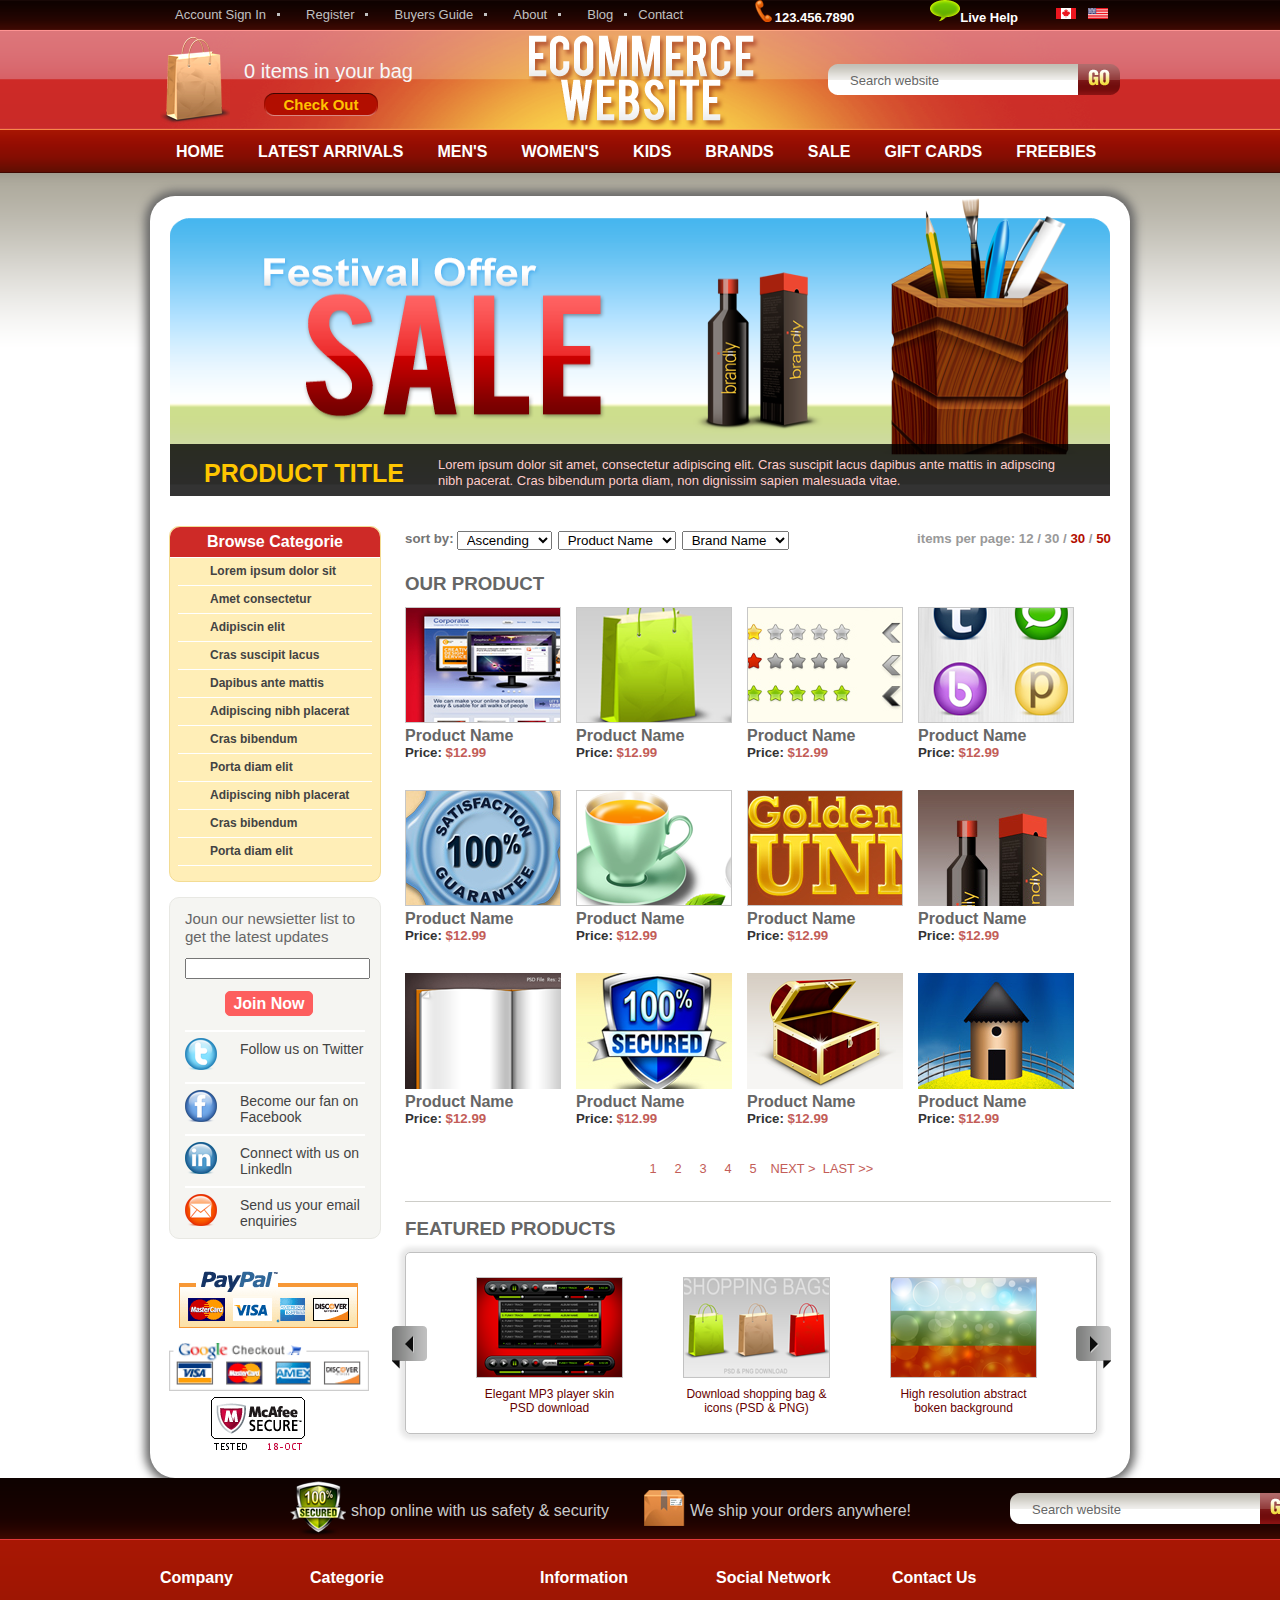
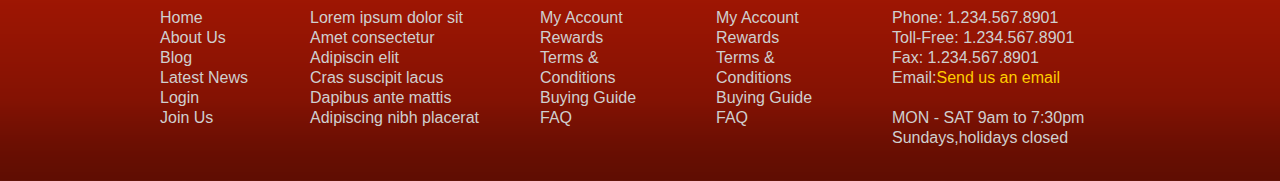
<file: task_1/index.html>
<!DOCTYPE html>
<html>
    <head>
        <meta charset="UTF-8">
        <title>First exercise</title>
        <link rel="stylesheet" href="./style/css.css" type="text/css">
    </head>
    <body>
        <div id="top">
            <ul class="top_menu">
                <li><a href="#">Account Sign  In</a></li>
                <li><a href="#">Register</a></li>
                <li><a href="#">Buyers Guide</a></li>
                <li><a href="#">About</a></li>
                <li><a href="#">Blog</a></li>
                <li class="no_dot"><a href="#">Contact</a></li>
            </ul>
            <ul class="top_bar">
                <li class="phone"><img src="./images/phone.png">123.456.7890</li>
                <li class="help"><a href="#"><img src="./images/help.png">Live Help</a></li>
                <li class="space"><a href="#"><img src="./images/canada.png" alt="1" title="加拿大"></a></li>
                <li class="space"><a href="#"><img src="./images/america.png" alt="2" title="美国"></a></li>
            </ul>
        </div>

        <div id="header">
            <div id="shopping">
                <p>0 items in your bag</p>
                <a href="#">Check Out</a>
            </div>
            <h1 title="Ecommerce WebSite"><a href="#"><img src="./images/logo.png" alt="logo" ></a></h1>
            <div class="search">
                <form action="">
                    <input class="text" type="text" value="Search website">
                    <input class="btn" type="submit" value="">
                </form>
            </div>
        </div>

        <ul id="nav">
            <li class="active"><a href="#"><strong><span>HOME</span></strong></a></li>
            <li><a href="#"><strong><span>LATEST ARRIVALS</span></strong></a></li>
            <li><a href="#"><strong><span>MEN'S</span></strong></a></li>
            <li><a href="#"><strong><span>WOMEN'S</span></strong></a></li>
            <li><a href="#"><strong><span>KIDS</span></strong></a></li>
            <li><a href="#"><strong><span>BRANDS</span></strong></a></li>
            <li><a href="#"><strong><span>SALE</span></strong></a></li>
            <li><a href="#"><strong><span>GIFT CARDS</span></strong></a></li>
            <li><a href="#"><strong><span>FREEBIES</span></strong></a></li>
        </ul>

        <div id="content">
            <div id="content_top">
                <div id="ad">
                        <ul>
                            <li><a href="#"></a><img src="./images/banner.png" alt=""></a></li>
                        </ul>
                        <h2>PRODUCT TITLE</h2>
                        <p>Lorem ipsum dolor sit amet, consectetur adipiscing elit. Cras suscipit lacus dapibus ante mattis in adipscing nibh pacerat. Cras bibendum porta diam, non dignissim sapien malesuada vitae.</p>
                        <div class="bg"></div>
                </div>

                <div id="main" class="clear">
                    <div id="side">
                            <div class="module_menu">
                                <h4>Browse Categorie</h4>
                                <div class="list">
                                
                                    <ul>
                                        <li><a href="#">Lorem ipsum dolor sit</a></li>
                                        <li><a href="#">Amet consectetur</a></li>
                                        <li><a href="#">Adipiscin elit</a></li>
                                        <li><a href="#">Cras suscipit lacus</a></li>
                                        <li><a href="#">Dapibus ante mattis</a></li>
                                        <li><a href="#">Adipiscing nibh placerat</a></li>
                                        <li><a href="#">Cras bibendum</a></li>
                                        <li><a href="#">Porta diam elit</a></li>
                                        <li><a href="#">Adipiscing nibh placerat</a></li>
                                        <li><a href="#">Cras bibendum</a></li>
                                        <li><a href="#">Porta diam elit</a></li>
                                    </ul>
                                </div>
                            </div>
                            <div class="mudule_join">
                                <div class="Join_form">
                                    <p>Joun our newsietter list to get the latest updates</p>
                                    <form action="#">
                                        <input type="text" class="text">
                                        <input type="submit" value="Join Now" class="btn">
                                    </form>
                                    <ul class="Join_list">
                                        <li><img src="./images/join1.png"><span>Follow us on Twitter</span></li>
                                        <li><img src="./images/join2.png"><span>Become our fan on Facebook</span></li>
                                        <li><img src="./images/join3.png"><span>Connect with us on Linkedln</span></li>
                                        <li><img src="./images/join4.png"><span>Send us your email enquiries</span></li>
                                    </ul>
                                </div>
                            </div>
                            <div class="ads">
                                <img src="./images/paypal1.png">
                                <img src="./images/paypal2.png" style="width:200px;">
                                <img src="./images/paypal3.png" style="margin-left:40px;">
                            </div>
                    </div>

                    <div id="wrap">
                        <div id="sort">
                                <h5 >sort by:</h5>
                                <select>
                                    <option selected>Ascending</option>
                                    <option>Ascending</option>
                                    <option>Ascending</option>
                                    <option>Ascending</option>
                                </select>
                                <select>
                                    <option selected>Product Name</option>
                                    <option>Product Name</option>
                                    <option>Product Name</option>
                                    <option>Product Name</option>
                                </select>
                                <select>
                                    <option selected>Brand Name</option>
                                    <option>Brand Name</option>
                                    <option>Brand Name</option>
                                    <option>Brand Name</option>
                                </select>
                                <h5 class="right">items per page: 12 / 30 / <span>30</span> / <span>50</span></h5>
                        </div>
                        <div id="our_product">
                                <h3>OUR PRODUCT</h3>
                                <ul class="images clear">
                                    <li>
                                        <img src="./images/our_product1.png">
                                        <h4>Product Name</h4>
                                        <h5>Price: <span>$12.99</span></h5>
                                    </li>
                                    <li>
                                        <img src="./images/our_product2.png">
                                        <h4>Product Name</h4>
                                        <h5>Price: <span>$12.99</span></h5>
                                    </li>
                                    <li>
                                        <img src="./images/our_product3.png">
                                        <h4>Product Name</h4>
                                        <h5>Price: <span>$12.99</span></h5>
                                    </li>
                                    <li>
                                        <img src="./images/our_product4.png">
                                        <h4>Product Name</h4>
                                        <h5>Price: <span>$12.99</span></h5>
                                    </li>
                                    <li>
                                        <img src="./images/our_product5.png">
                                        <h4>Product Name</h4>
                                        <h5>Price: <span>$12.99</span></h5>
                                    </li>
                                    <li>
                                        <img src="./images/our_product6.png">
                                        <h4>Product Name</h4>
                                        <h5>Price: <span>$12.99</span></h5>
                                    </li>
                                    <li>
                                        <img src="./images/our_product7.png">
                                        <h4>Product Name</h4>
                                        <h5>Price: <span>$12.99</span></h5>
                                    </li>
                                    <li>
                                        <img src="./images/our_product8.png">
                                        <h4>Product Name</h4>
                                        <h5>Price: <span>$12.99</span></h5>
                                    </li>
                                    <li>
                                        <img src="./images/our_product9.png">
                                        <h4>Product Name</h4>
                                        <h5>Price: <span>$12.99</span></h5>
                                    </li>
                                    <li>
                                        <img src="./images/our_product10.png">
                                        <h4>Product Name</h4>
                                        <h5>Price: <span>$12.99</span></h5>
                                    </li>
                                    <li>
                                        <img src="./images/our_product11.png">
                                        <h4>Product Name</h4>
                                        <h5>Price: <span>$12.99</span></h5>
                                    </li>
                                    <li>
                                        <img src="./images/our_product12.png">
                                        <h4>Product Name</h4>
                                        <h5>Price: <span>$12.99</span></h5>
                                    </li>
                                </ul> 
                                <div class="select clear">  
                                    <ul class="clear">
                                        <li><a>1</a></li>
                                        <li><a>2</a></li>
                                        <li><a>3</a></li>
                                        <li><a>4</a></li>
                                        <li><a>5</a></li>
                                        <li style="width:55px"><a>NEXT ></a></li>
                                        <li style="width:55px"><a>LAST >></a></li>
                                    </ul>
                                </div>
                        </div>
                        <div id="product">
                                <h3>FEATURED PRODUCTS</h3>
                                <div id="product_content">
                                    <ul>
                                        <li>
                                            <img src="./images/product1.png">
                                            <p>Elegant MP3 player skin PSD download</p>
                                        </li>
                                        <li>
                                            <img src="./images/product2.png">
                                            <p>Download shopping bag & icons (PSD & PNG)</p>
                                        </li>
                                        <li>
                                            <img src="./images/product3.png">
                                            <p>High resolution abstract boken background</p>
                                        </li>
                                    </ul>
                                </div>
                                <img src="./images/product_btn_left.png" id="left">
                                <img src="./images/product_btn_right.png" id="right">
                        </div>
                    </div>
                </div>
            </div>
        </div>

        <div id="footer">
            <div id="footer1">
                <div class="positition"></div>
                <img src="./images/footer1.png" style="margin-top:2.5px">
                <p>shop online with us safety & security</p>
                <img src="./images/footer2.png" style="margin-top:12px">
                <p>We ship your orders anywhere!</p><div class="search">
                <form action="">
                    <input class="text" type="text" value="Search website">
                    <input class="btn" type="submit" value="">
                </form>
            </div>
            </div>
            
            <div id="footer2">
                <div id="footer2_content">
                    <ul class="company">
                        <li class="title">Company</li>
                        <li>&nbsp;</li>
                        <li>Home</li>
                        <li>About Us</li>
                        <li>Blog</li>
                        <li>Latest News</li>
                        <li>Login</li>
                        <li>Join Us</li>
                    </ul>
                    <ul class="categorie">
                        <li class="title">Categorie</li>
                        <li>&nbsp;</li>
                        <li>Lorem ipsum dolor sit</li>
                        <li>Amet consectetur</li>
                        <li>Adipiscin elit</li>
                        <li>Cras suscipit lacus</li>
                        <li>Dapibus ante mattis</li>
                        <li>Adipiscing nibh placerat</li>
                    </ul>
                    <ul class="information">
                        <li class="title">Information</li>
                        <li>&nbsp;</li>
                        <li>My Account</li>
                        <li>Rewards</li>
                        <li>Terms & Conditions</li>
                        <li>Buying Guide</li>
                        <li>FAQ</li>
                    </ul>
                    <ul class="social">
                        <li class="title">Social Network</li>
                        <li>&nbsp;</li>
                        <li>My Account</li>
                        <li>Rewards</li>
                        <li>Terms & Conditions</li>
                        <li>Buying Guide</li>
                        <li>FAQ</li>
                    </ul>
                    <ul class="contact">
                        <li class="title">Contact Us</li>
                        <li>&nbsp;</li>
                        <li>Phone: 1.234.567.8901</li>
                        <li>Toll-Free: 1.234.567.8901</li>
                        <li>Fax: 1.234.567.8901</li>
                        <li>Email:<sapn style="color:#ffcc00">Send us an email</sapn></li>
                        <li>&nbsp;</li>
                        <li>MON - SAT 9am to 7:30pm</li>
                        <li>Sundays,holidays closed</li>
                    </ul> 
                </div>
            </div>
        </div>
    </body>
</html>
</file>
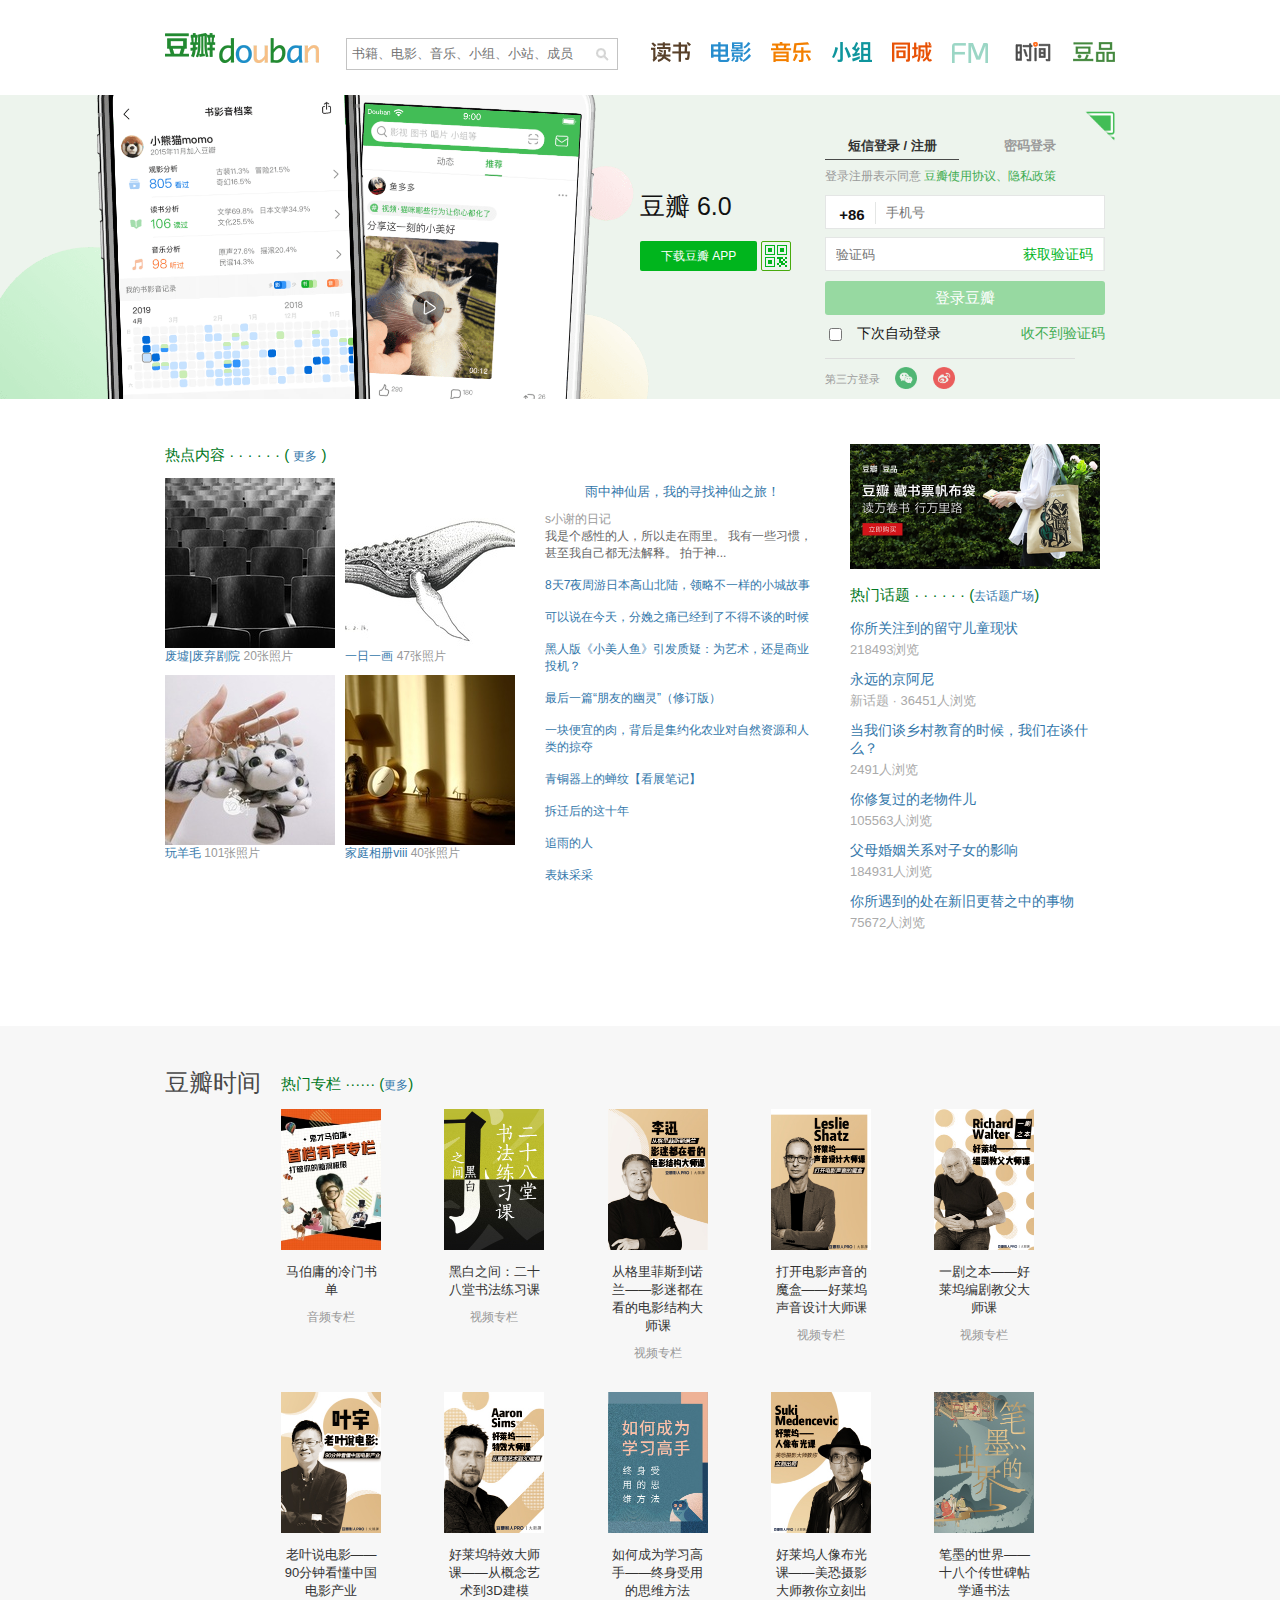
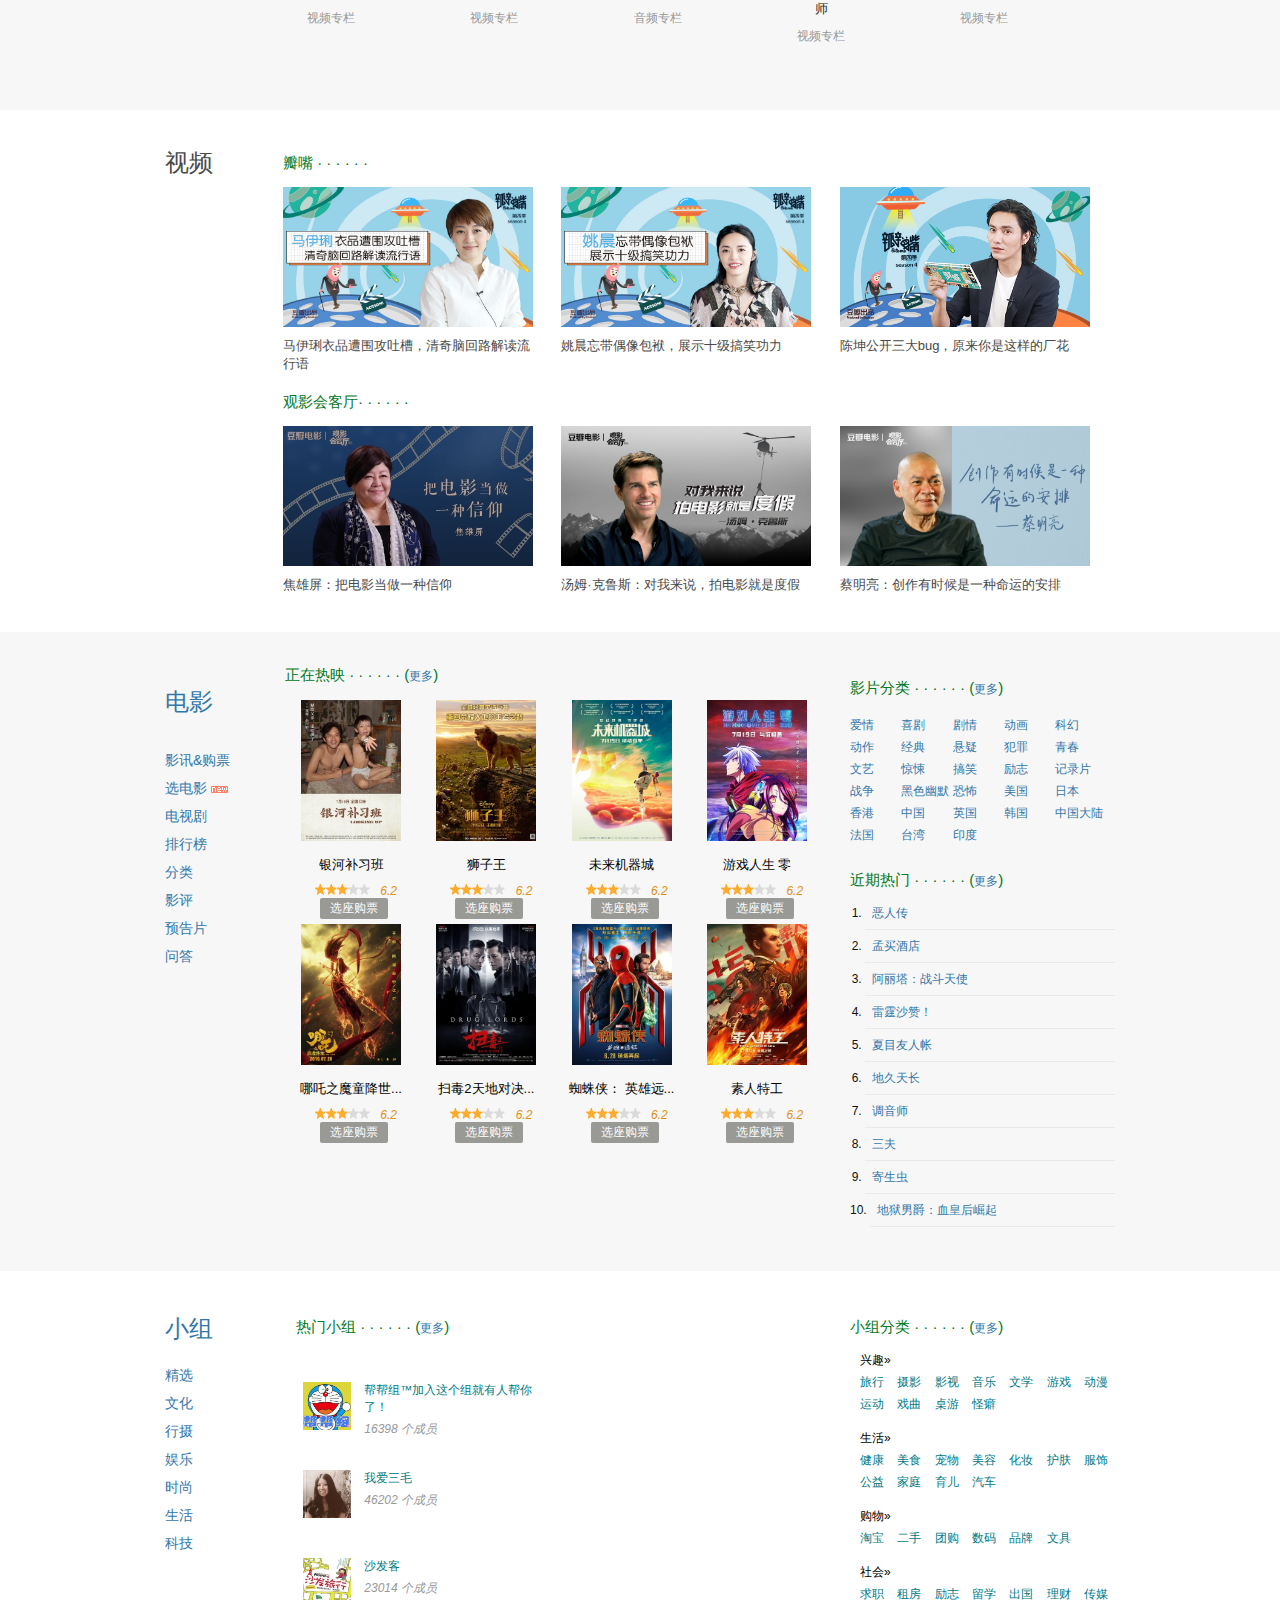
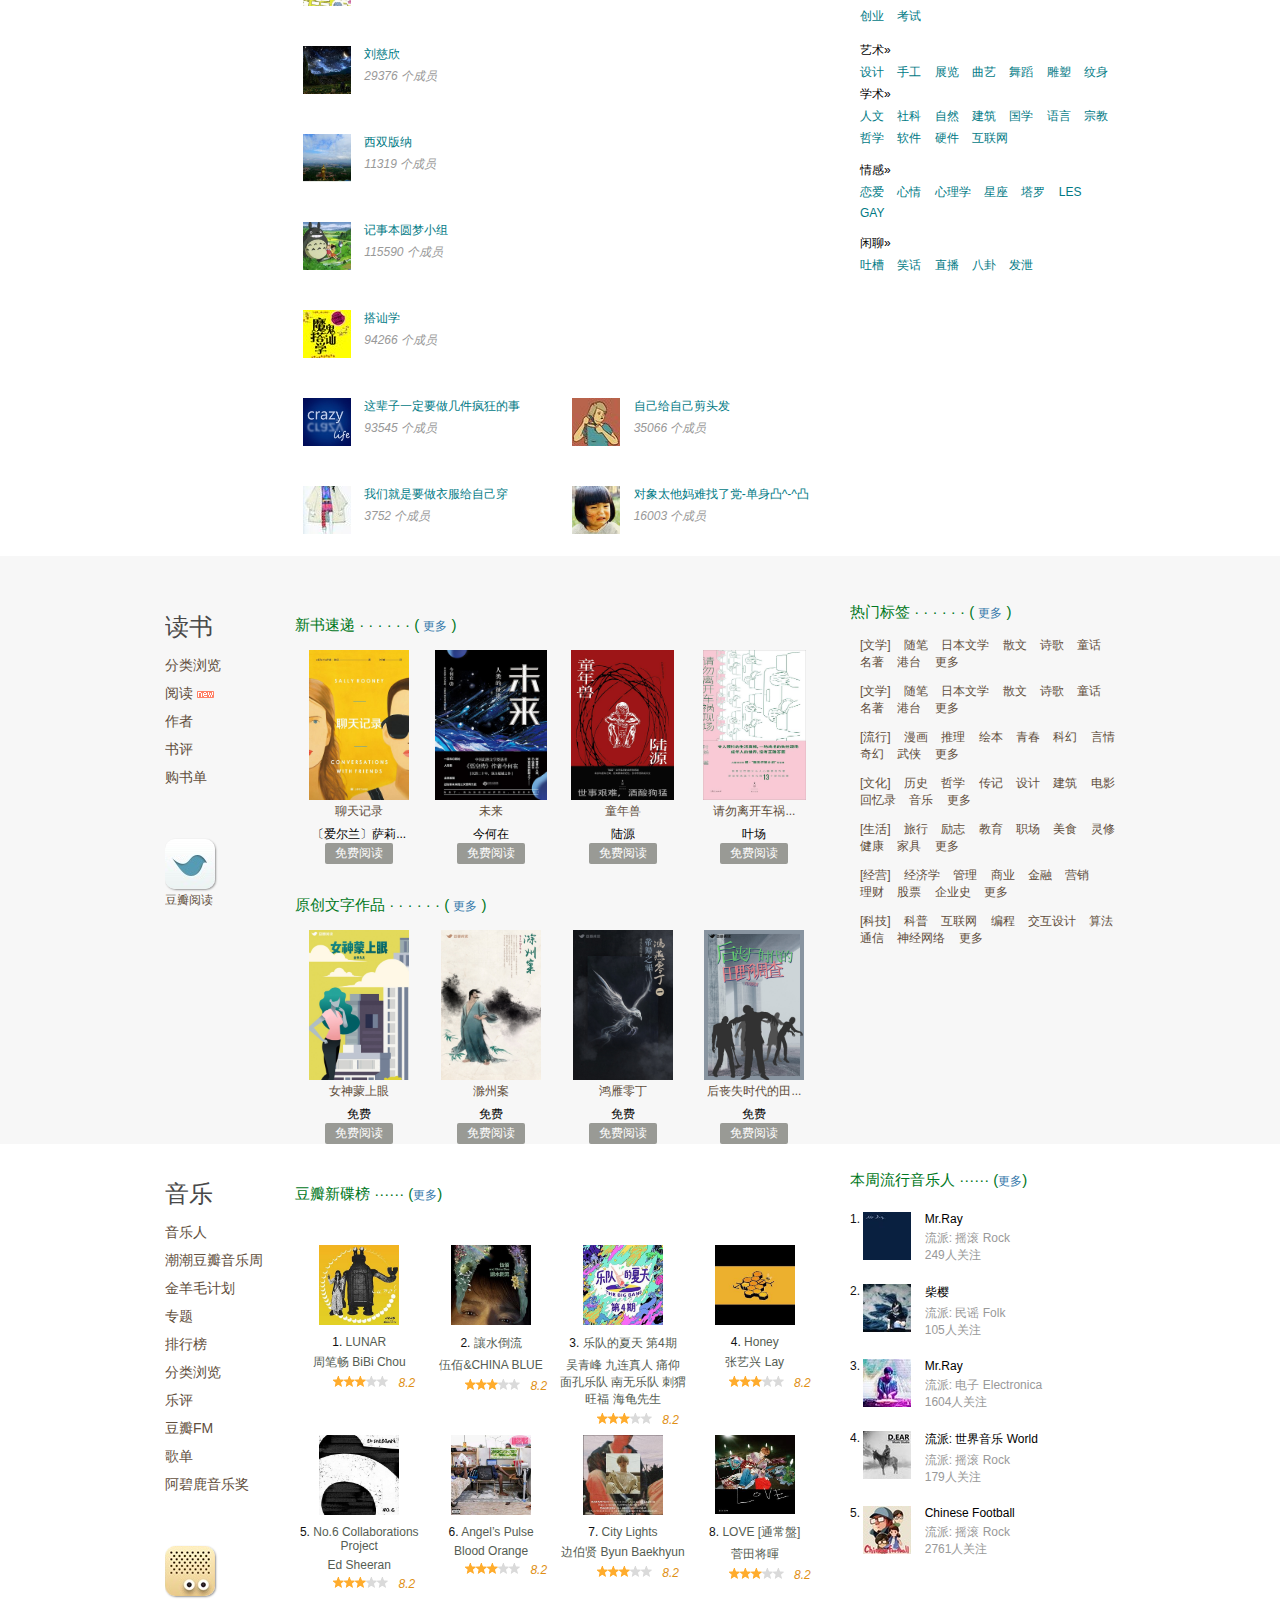
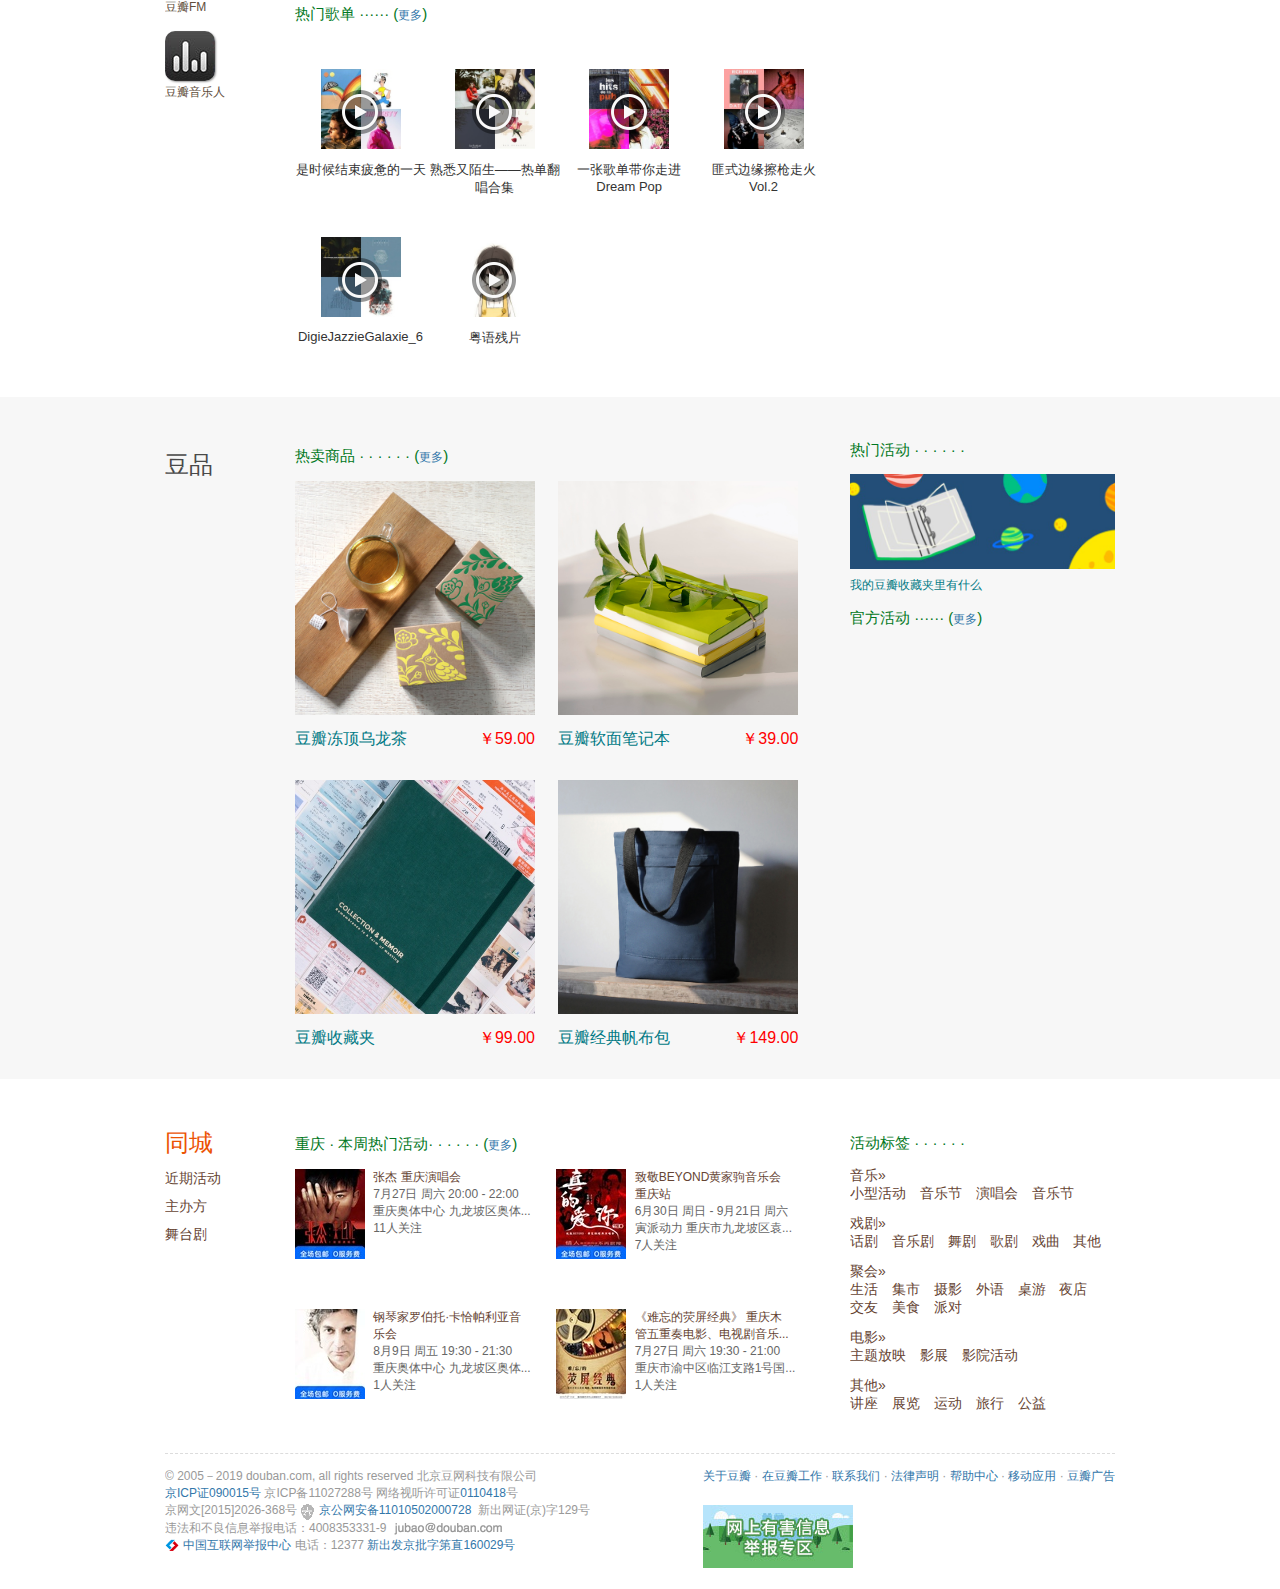
<file: liansgshenghua_Summer-Task/任务二/index.html>
<!DOCTYPE html>
<meta charset="utf-8">
<html>
    <head>
        <title>Task-2</title>
        <link rel="stylesheet" type="text/css" href="index.css">
           
    </head>
    <body>
        <div id="web">
            <div id="annoy-nav">
                <div id="annoy-nav-links">
                    <ul style="padding-left: 15px;">
                        <li><a class="Ink-book" href="javascript:void(0)">读书</a></li>
                        <li><a class="Ink-movie" href="javascript:void(0)">电影</a></li>
                        <li><a class="Ink-music" href="javascript:void(0)">音乐</a></li>
                        <li><a class="Ink-group" href="javascript:void(0)">小组</a></li>
                        <li><a class="Ink-events" href="javascript:void(0)">同城</a></li>
                        <li><a class="Ink-fm" href="javascript:void(0)">FM</a></li>
                        <li><a class="Ink-time" href="javascript:void(0)">时间</a></li>
                        <li style="width: 42px;"><a style="width: 42px;" class="Ink-market" href="javascript:void(0)">豆品</a></li>
                    </ul>
                </div>
                <h1>
                    <a href="javascript:void(0)"></a>
                </h1>
                <div class="annoy-srh">
                    
                    <span class="inp">
                        <input type="text" maxlength="60" size="12" placeholder="书籍、电影、音乐、小组、小站、成员">
                    </span>
                    <span class="bn">
                      <input type="submit" value="搜索">
                    </span>

                </div>
            </div>
            <div id="annoy-reg-new" style=" background-image: url(image/web1bg.png)">
                <div class="wrapper" >
                    <div class="login">
                        <div class="div-code">
                                <li class="account-ma" onclick="li3()">
                                        <img src="image/index.png" alt="" width="30px" height="30px">
                                    </li>
                        </div>
                        <div class="account-tabs">
                            <ul class="tab-start">
                                <li class="account-phone li1" >短信登录 / 注册</li>
                                <li  class="account-account li1" >密码登录</li>
                                <!-- <li class="account-ma li1"  >
                                    <img onclick="li3()"  src="image/index.png" alt="" width="30px" height="30px">
                                </li> -->
                            </ul>
                        </div>
                        <div id="account-start" class="account-start">
                            <div  class="start1 start">
                                <div class="start1-top">
                                    登录注册表示同意
                                    <a target="_blank" href="javascript:void(0)">豆瓣使用协议、隐私政策</a>
                                </div>
                                <div class="start1-body1">
                                    <input class="start1-input1" type="phone" name="phone" maxlength="13" placeholder="手机号" tabindex="1" >
                                    <div class="start1-body1-code">+86
                                        
                                    </div>
                                </div>
                                <div class="start1-body2">
                                    <input class="start1-input2" type="text" name="code" maxlength="6" placeholder="验证码" tabindex="2" autocomplete="off">
                                <div class="start1-body2-code">
                                    <a href="javascript:void(0)">获取验证码</a>
                                </div>
                                </div>
                                <div class="start1-body3">
                                    <a href="javascript:void(0)">登录豆瓣</a>
                                </div>
                                <div class="start1-body4">
                                    <p class="start1-body4-p1">
                                        <a class="help-link" href="javascript:void(0)">收不到验证码</a>
                                    </p>
                                    <p class="start1-body4-p2">
                                        <input id="start1-body4-input" type="checkbox" tabindex="4"><label for="start1-body4-input" onselectstart=”return false;”>下次自动登录</label>
                                    </p>
                                    

                                </div>
                            </div>
                            <div class="start2 start">
                                <div class="start2-top">
                                   <a href="javascript:void(0)"> 找回密码</a>
                                </div>
                                <div class="start2-body1">
                                    <input type="text" placeholder="手机号 / 邮箱" tabindex="1">

                                </div>
                                <div class="start2-body2">
                                     <input class="start2-input2" type="text" name="code" maxlength="6" placeholder="密码" tabindex="2" autocomplete="off">
                                </div>
                                <div class="start2-body3">
                                        <a href="javascript:void(0)">登录豆瓣</a>
                                    </div>
                                    <div class="start2-body4">
                                        <p class="start2-body4-p1">
                                            <a class="help-link" href="javascript:void(0)">海外手机登陆</a>
                                        </p>
                                        <p class="start2-body4-p2">
                                            <input id="start2-body4-input" type="checkbox" tabindex="4"><label for="start2-body4-input" onselectstart="return false;">下次自动登录</label>
                                        </p>
                                        
    
                                    </div>
                            </div>
                            <div class="start3 start">
                                <div class="star3-top">
                                    <p>二维码登录</p>
                                </div>
                                <div class="start3-body">
                                    <img src="image/code.png" alt="" width="195" height="170">
                                </div>
                                <div class="start3-bottom">
                                    <p>请打开豆瓣客户端扫一扫</p>
                                   </div>
                            </div>

                        </div>
                        <div class="account-footer">
                            <div class="account-footer-1">第三方登录</div>
                            <div class="account-footer-icon">
                                <a id="wx-icon" href="javascript:void(0)"></a>
                                <a id="wb-icon" href="javascript:void(0)"></a>
                            </div>
                        </div>
                   
                    </div>
                    <div class="app">
                        <p class="app-title">
                            豆瓣
                            <span>6.0</span>
                        </p>
                        <p class="app-slogan">

                        </p>
                       
                        <a class="lnk-app" href="javascript:void(0)">下载豆瓣 APP</a>
                         <div class="app-qr" style="height: 28px;width:28px;">
                            <a id="expand-qr" class="lnk-qr" href="javascript:void(0)" width="28px">
                                <img src="image/green.png" width="28" height="28">
                            </a>

                        </div>
                    </div>

                </div>

            </div>
            <div id="anony-sns">
                <div class="wrapper2">
                    <div class="side">
                        <div class="side-img">
                            <a href="javascript:void(0)"><img src="image/doupin.jpg" alt="" width="250px;" height="125px;"></a>                     
                        </div>
                        <div class="online">
                            <div class="mod">
                                <h2>                                    
                                    热门话题
                                    · · · · · ·    
                                    <span class="p1">(<a href="javascript:void(0)">去话题广场</a>)</span>
                                </h2>
                                <ul style="padding: 0px;">
                                    <li class="rec_topics">
                                        <a class="rec_topics_name" href="javascript:void(0)">你所关注到的留守儿童现状
                                            <span class="rec_topics_subtitle">218493浏览</span>
                                        </a>
                                    </li>
                                    <li class="rec_topics">
                                        <a class="rec_topics_name" href="javascript:void(0)">永远的京阿尼
                                            <span class="rec_topics_subtitle">新话题 · 36451人浏览</span>
                                        </a>
                                    </li>
                                    <li class="rec_topics">
                                        <a class="rec_topics_name" href="javascript:void(0)">当我们谈乡村教育的时候，我们在谈什么？
                                            <span class="rec_topics_subtitle">2491人浏览</span>
                                        </a>
                                    </li>
                                    <li class="rec_topics">
                                        <a class="rec_topics_name" href="javascript:void(0)">你修复过的老物件儿
                                            <span class="rec_topics_subtitle">105563人浏览</span>
                                        </a>
                                    </li>
                                    <li class="rec_topics">
                                        <a class="rec_topics_name" href="javascript:void(0)">父母婚姻关系对子女的影响
                                            <span class="rec_topics_subtitle">184931人浏览</span>
                                        </a>
                                    </li>
                                    <li class="rec_topics">
                                        <a class="rec_topics_name" href="javascript:void(0)">你所遇到的处在新旧更替之中的事物
                                            <span class="rec_topics_subtitle">75672人浏览</span>
                                        </a>
                                    </li>
                                </ul>
                            </div>
                        </div>
                    </div>
                    <div class="main">
                        <div class="mod">
                            <h2 style="margin: 0px;">
                                热点内容
                                · · · · · · 
                                <span class="p1">
                                    (
                                        <a href="javascript:void(0)">更多</a>
                                    )
                                </span>
                            </h2>
                            <div class="albums">
                                <ul>
                                    <li>
                                        <div class="pic">
                                            <a href="javascript:void(0)"><img src="image/p1-1.jpg" alt=""></a>
                                        </div>
                                        <a href="javascript:void(0)">废墟|废弃剧院</a>
                                        <span class="num">20张照片</span>
                                    </li>
                                    <li>
                                            <div class="pic">
                                                <a href="javascript:void(0)"><img src="image/p1-2.jpg" alt=""></a>
                                            </div>
                                            <a href="javascript:void(0)">一日一画</a>
                                            <span class="num">47张照片</span>
                                    </li>
                                    <li>
                                            <div class="pic">
                                                <a href="javascript:void(0)"><img src="image/p1-3.jpg" alt=""></a>
                                            </div>
                                            <a href="javascript:void(0)">玩羊毛</a>
                                            <span class="num">101张照片</span>
                                    </li>
                                    <li>
                                            <div class="pic">
                                                <a href="javascript:void(0)"><img src="image/p1-4.jpg" alt=""></a>
                                            </div>
                                            <a href="javascript:void(0)">家庭相册viii</a>
                                            <span class="num">40张照片</span>
                                    </li>
                                    

                                </ul>
                            </div>
                            <div class="notes">
                                <ul>
                                    <li class="first">
                                    <div class="title">
                                        <a href="javascript:void(0)">雨中神仙居，我的寻找神仙之旅！</a>                                      
                                    </div>
                                    <div class="author">s小谢的日记</div>
                                    <p>我是个感性的人，所以走在雨里。 我有一些习惯， <br> 甚至我自己都无法解释。 拍于神...</p>
                                   </li>
                                   <li><a href="javascript:void(0)">8天7夜周游日本高山北陆，领略不一样的小城故事</a></li>
                                   <li><a href="javascript:void(0)">可以说在今天，分娩之痛已经到了不得不谈的时候</a></li>
                                   <li><a href="javascript:void(0)">黑人版《小美人鱼》引发质疑：为艺术，还是商业投机？</a></li>
                                   <li><a href="javascript:void(0)">最后一篇“朋友的幽灵”（修订版）</a></li>
                                   <li><a href="javascript:void(0)">一块便宜的肉，背后是集约化农业对自然资源和人类的掠夺</a></li>
                                   <li><a href="javascript:void(0)">青铜器上的蝉纹【看展笔记】</a></li>
                                   <li><a href="javascript:void(0)">拆迁后的这十年</a></li>
                                   <li><a href="javascript:void(0)">追雨的人</a></li>
                                   <li><a href="javascript:void(0)">表妹采采</a></li>
                                </ul>
                            </div>
                        </div>
                    </div>

                </div>
            </div>
            <div class="annoy-time">
                <div class="wrapper2">
                    <div class="sidenav">
                        <h2 class="section-title">
                            <a href="javascript:void(0)">豆瓣时间</a>
                        </h2>
                    </div>
                    <div class="main2">
                        <h2> 
                                热门专栏 ······
                                <span class="p1">
                                    (<a href="javascript:void(0)">更多</a>)
                                </span>
                        </h2>
                        <ul class="time-list">
                            <li>
                                <a class="cover" href="javascript:void(0)">
                                    <img src="image/p2-1.jpg">
                                </a>
                                <a class="title" href="javascript:void(0)">马伯庸的冷门书单</a>
                                
                                <span class="type">音频专栏</span>
                            </li>
                            <li>
                                    <a class="cover" href="javascript:void(0)">
                                            <img src="image/p2-2.jpg">
                                    </a>
                                    <a class="title" href="javascript:void(0)">黑白之间：二十八堂书法练习课</a>
                                    
                                    <span class="type">视频专栏</span>
                            </li>
                            <li>
                                    <a class="cover" href="javascript:void(0)">
                                        <img src="image/p2-3.jpg">
                                    </a>
                                    <a class="title" href="javascript:void(0)">从格里菲斯到诺兰——影迷都在看的电影结构大师课</a>
                                    
                                    <span class="type">视频专栏</span>
                            </li>
                            <li>
                                        <a class="cover" href="javascript:void(0)">
                                                <img src="image/p2-4.jpg">
                                        </a>
                                        <a class="title" href="javascript:void(0)">打开电影声音的魔盒——好莱坞声音设计大师课</a>
                                        
                                        <span class="type">视频专栏</span>
                            </li>
                            <li>
                                    <a class="cover" href="javascript:void(0)">
                                        <img src="image/p2-5.jpg">
                                    </a>
                                    <a class="title" href="javascript:void(0)">一剧之本——好莱坞编剧教父大师课</a>
                                    
                                    <span class="type">视频专栏</span>
                            </li>
                            <li>
                                        <a class="cover" href="javascript:void(0)">
                                                <img src="image/p2-6.jpg">
                                        </a>
                                        <a class="title" href="javascript:void(0)">老叶说电影——90分钟看懂中国电影产业</a>
                                        
                                        <span class="type">视频专栏</span>
                            </li>
                            <li>
                                    <a class="cover" href="javascript:void(0)">
                                        <img src="image/p2-7.jpg">
                                    </a>
                                    <a class="title" href="javascript:void(0)">好莱坞特效大师课——从概念艺术到3D建模</a>
                                    
                                    <span class="type">视频专栏</span>
                            </li>
                            <li>
                                        <a class="cover" href="javascript:void(0)">
                                                <img src="image/p2-8.jpg">
                                        </a>
                                        <a class="title" href="javascript:void(0)">如何成为学习高手——终身受用的思维方法</a>
                                        
                                        <span class="type">音频专栏</span>
                            </li>
                            <li>
                                    <a class="cover" href="javascript:void(0)">
                                        <img src="image/p2-9.jpg">
                                    </a>
                                    <a class="title" href="javascript:void(0)">好莱坞人像布光课——美恐摄影大师教你立刻出师</a>
                                    
                                    <span class="type">视频专栏</span>
                            </li>
                            <li>
                                        <a class="cover" href="javascript:void(0)">
                                                <img src="image/p2-10.jpg">
                                        </a>
                                        <a class="title" href="javascript:void(0)">笔墨的世界——十八个传世碑帖学通书法</a>
                                        
                                        <span class="type">视频专栏</span>
                            </li>
                        </ul>
                    </div>
                </div>
            </div>
            <div class="annoy-video">
                <div class="wrapper2" style="margin-top: 15px;">
                    <div class="sidenav">
                        <h2 class="section-title">
                            <a href="javascript:void(0)">视频</a>
                        </h2>
                    </div>
                    <div class="main main3">
                        <a href="javascript:void(0)">
                            <h2>
                                    瓣嘴  · · · · · ·
                            </h2>
                        </a>
                        <ul class="video-list rushi">
                            <li>
                                <div class="video-cover">
                                    <a class="video-a" href="javascript:void(0)" style="background-image: url(image/p3-1.jpg);background-size:250px 140px;"></a>
                                </div>
                                <a class="video-title" href="javascript:void(0)">马伊琍衣品遭围攻吐槽，清奇脑回路解读流行语</a>
                            </li>
                            <li>
                                    <div class="video-cover">
                                        <a href="javascript:void(0)" style="background-image: url(image/p3-2.jpeg);background-size:250px 140px;"></a>
                                    </div>
                                    <a class="video-title" href="javascript:void(0)">姚晨忘带偶像包袱，展示十级搞笑功力<br></a>
                            </li>
                            <li>
                                    <div class="video-cover">
                                        <a href="javascript:void(0)" style="background-image: url(image/p3-3.jpg);background-size:250px 140px;"></a>
                                    </div>
                                    <a class="video-title" href="javascript:void(0)">陈坤公开三大bug，原来你是这样的厂花</a>
                            </li>
                        </ul>
                        <a href="javascript:void(0)">
                            <h2>
                                观影会客厅· · · · · ·
                            </h2>
                        </a>
                        <ul class="video-list banzui">
                                <li>
                                    <div class="video-cover">
                                        <a href="javascript:void(0)" style="background-image: url(image/p3-4.jpg);background-size:250px 140px;"></a>
                                    </div>
                                    <a class="video-title" href="javascript:void(0)">焦雄屏：把电影当做一种信仰</a>
                                </li>
                                <li>
                                        <div class="video-cover">
                                        <a href="javascript:void(0)" style="background-image: url(image/p3-5.jpg);background-size:250px 140px;"></a>
                                        </div>
                                        <a class="video-title" href="javascript:void(0)">汤姆·克鲁斯：对我来说，拍电影就是度假</a>
                                </li>
                                <li>
                                        <div class="video-cover">
                                        <a href="javascript:void(0)" style="background-image: url(image/p3-6.jpg);background-size:250px 140px;"></a>
                                        </div>
                                        <a class="video-title" href="javascript:void(0)">蔡明亮：创作有时候是一种命运的安排</a>
                                </li>
                        </ul>
                    </div>

                </div>
            </div>
            <div class="annoy-movie">
                <div class="wrapper4">
                    <div class="sidenav">
                        <h2 class="section-title">
                            <a class="movie-a" href="javascript:void(0)">电影</a>
                        </h2>
                        <div class="side-links nav-anon">
                            <ul id="side-links">
                                <li><a href="javascript:void(0)">影讯&购票</a></li>
                                <li class="site-nav-bt">
                                    <a href="javascript:void(0)">选电影</a>
                                    <img src="image/new.gif" alt="">
                                </li>
                                <li><a href="javascript:void(0)">电视剧</a></li>
                                <li><a href="javascript:void(0)">排行榜</a></li>
                                <li><a href="javascript:void(0)">分类</a></li>
                                <li><a href="javascript:void(0)">影评</a></li>
                                <li><a href="javascript:void(0)">预告片</a></li>
                                <li><a href="javascript:void(0)">问答</a></li>
                            </ul>
                        </div>
                    </div>
                    <div class="side" style="margin-left:0px;">
                        <div class="mod">
                            <h2>影片分类 · · · · · ·
                                <span class="p1">(<a href="javascript:void(0)">更多</a>)</span>
                            </h2>
                            <div class="tags list">
                                <ul>
                                    <li>
                                        <a href="javascript:void(0)">爱情</a>
                                    </li>
                                     <li>
                                        <a href="javascript:void(0)">喜剧</a>
                                    </li>
                                     <li>
                                        <a href="javascript:void(0)">剧情</a>
                                    </li>
                                     <li>
                                        <a href="javascript:void(0)">动画</a>
                                    </li>
                                     <li>
                                        <a href="javascript:void(0)">科幻</a>
                                    </li>
                                     <li>
                                        <a href="javascript:void(0)">动作</a>
                                    </li>
                                     <li>
                                        <a href="javascript:void(0)">经典</a>
                                    </li>
                                     <li>
                                        <a href="javascript:void(0)">悬疑</a>
                                    </li>
                                     <li>
                                        <a href="javascript:void(0)">犯罪</a>
                                    </li>
                                     <li>
                                        <a href="javascript:void(0)">青春</a>
                                    </li>
                                     <li>
                                        <a href="javascript:void(0)">文艺</a>
                                    </li>
                                    <li>
                                        <a href="javascript:void(0)">惊悚</a>
                                    </li>
                                    <li>
                                        <a href="javascript:void(0)">搞笑</a>
                                    </li>
                                    <li>
                                        <a href="javascript:void(0)">励志</a>
                                    </li>
                                    <li>
                                        <a href="javascript:void(0)">记录片</a>
                                    </li>
                                    <li>
                                        <a href="javascript:void(0)">战争</a>
                                    </li>
                                    <li>
                                        <a href="javascript:void(0)">黑色幽默</a>
                                    </li>
                                    <li>
                                        <a href="javascript:void(0)">恐怖</a>
                                    </li>
                                    <li>
                                        <a href="javascript:void(0)">美国</a>
                                    </li>
                                    <li>
                                        <a href="javascript:void(0)">日本</a>
                                    </li>
                                    <li>
                                        <a href="javascript:void(0)">香港</a>
                                    </li>
                                    <li>
                                        <a href="javascript:void(0)">中国</a>
                                    </li>
                                    <li>
                                        <a href="javascript:void(0)">英国</a>
                                    </li>
                                    <li>
                                        <a href="javascript:void(0)">韩国</a>
                                    </li>
                                    <li>
                                        <a href="javascript:void(0)">中国大陆</a>
                                    </li>
                                    <li>
                                        <a href="javascript:void(0)">法国</a>
                                    </li>
                                    <li>
                                        <a href="javascript:void(0)">台湾</a>
                                    </li>
                                    <li>
                                        <a href="javascript:void(0)">印度</a>
                                    </li>
                                        

                                </ul>
                            </div>

                        </div>
                        <div class="mod">
                            <h2>近期热门 · · · · · ·
                                <span class="p1">(<a href="javascript:void(0)">更多</a>)</span>
                            </h2>
                            <div class="list1 movie-charts">
                                <ol>
                                    <li><a href="javascript:void(0)">恶人传</a></li>
                                    <li><a href="javascript:void(0)">孟买酒店</a></li>
                                    <li><a href="javascript:void(0)">阿丽塔：战斗天使</a></li>
                                    <li><a href="javascript:void(0)">雷霆沙赞！</a></li>
                                    <li><a href="javascript:void(0)">夏目友人帐</a></li>
                                    <li><a href="javascript:void(0)">地久天长</a></li>
                                    <li><a href="javascript:void(0)">调音师</a></li>
                                    <li><a href="javascript:void(0)">三夫</a></li>
                                    <li><a href="javascript:void(0)">寄生虫</a></li>
                                    <li style="margin-left: 5px;"><a href="javascript:void(0)">地狱男爵：血皇后崛起</a></li>
                                </ol>
                            </div>
                        </div>
                    </div>
                    <div class="main5">
                        <h2>正在热映 · · · · · ·
                            <span class="p1">(<a href="javascript:void(0)">更多</a>)</span>
                        </h2>
                        <div class="movie-list list">
                            <ul>
                                <li>
                                    <div class="pic1">
                                        <a href="javascript:void(0)">
                                            <img src="image/p4-1.jpg" alt="">
                                        </a>
                                    </div>
                                    <div class="title">
                                        <a href="javascript:void(0)">银河补习班</a>
                                    </div>
                                    <div class="rating">
                                        <span class="allstart35"></span>
                                        <i>6.2</i>
                                    </div>
                                    <a class="bn-link bn-ticket" href="javascript:void(0)">选座购票</a>
                                </li>
                                <li>
                                    <div class="pic1">
                                        <a href="javascript:void(0)">
                                            <img src="image/p4-2.jpg" alt="">
                                        </a>
                                    </div>
                                    <div class="title">
                                        <a href="javascript:void(0)">狮子王</a>
                                    </div>
                                    <div class="rating">
                                        <span class="allstart35"></span>
                                        <i>6.2</i>
                                    </div>
                                    <a class="bn-link bn-ticket" href="javascript:void(0)">选座购票</a>
                                </li>
                                <li>
                                    <div class="pic1">
                                        <a href="javascript:void(0)">
                                            <img src="image/p4-3.jpg" alt="">
                                        </a>
                                    </div>
                                    <div class="title">
                                        <a href="javascript:void(0)">未来机器城</a>
                                    </div>
                                    <div class="rating">
                                        <span class="allstart35"></span>
                                        <i>6.2</i>
                                    </div>
                                    <a class="bn-link bn-ticket" href="javascript:void(0)">选座购票</a>
                                </li>
                                <li>
                                    <div class="pic1">
                                        <a href="javascript:void(0)">
                                            <img src="image/p4-4.jpg" alt="">
                                        </a>
                                    </div>
                                    <div class="title">
                                        <a href="javascript:void(0)">游戏人生 零</a>
                                    </div>
                                    <div class="rating">
                                        <span class="allstart35"></span>
                                        <i>6.2</i>
                                    </div>
                                    <a class="bn-link bn-ticket" href="javascript:void(0)">选座购票</a>
                                </li>
                                <li>
                                    <div class="pic1">
                                        <a href="javascript:void(0)">
                                            <img src="image/p4-5.jpg" alt="">
                                        </a>
                                    </div>
                                    <div class="title">
                                        <a href="javascript:void(0)">哪吒之魔童降世...</a>
                                    </div>
                                    <div class="rating">
                                        <span class="allstart35"></span>
                                        <i>6.2</i>
                                    </div>
                                    <a class="bn-link bn-ticket" href="javascript:void(0)">选座购票</a>
                                </li>
                                <li>
                                    <div class="pic1">
                                        <a href="javascript:void(0)">
                                            <img src="image/p4-6.jpg" alt="">
                                        </a>
                                    </div>
                                    <div class="title">
                                        <a href="javascript:void(0)">扫毒2天地对决...</a>
                                    </div>
                                    <div class="rating">
                                        <span class="allstart35"></span>
                                        <i>6.2</i>
                                    </div>
                                    <a class="bn-link bn-ticket" href="javascript:void(0)">选座购票</a>
                                </li>
                                <li>
                                    <div class="pic1">
                                        <a href="javascript:void(0)">
                                            <img src="image/p4-7.jpg" alt="">
                                        </a>
                                    </div>
                                    <div class="title">
                                        <a href="javascript:void(0)">蜘蛛侠： 英雄远...</a>
                                    </div>
                                    <div class="rating">
                                        <span class="allstart35"></span>
                                        <i>6.2</i>
                                    </div>
                                    <a class="bn-link bn-ticket" href="javascript:void(0)">选座购票</a>
                                </li>
                                <li>
                                    <div class="pic1">
                                        <a href="javascript:void(0)">
                                            <img src="image/p4-8.jpg" alt="">
                                        </a>
                                    </div>
                                    <div class="title">
                                        <a href="javascript:void(0)">素人特工</a>
                                    </div>
                                    <div class="rating">
                                        <span class="allstart35"></span>
                                        <i>6.2</i>
                                    </div>
                                    <a class="bn-link bn-ticket" href="javascript:void(0)">选座购票</a>
                                </li>
                            </ul>
                        </div>
                    </div>
                </div>
            </div>
            <div class="annoy-group">
                <div class="wrapper5">
                    <div class="sidenav">
                       
                        <div class="side-links nav-anon">
                             <h2 class="section-title">
                            <a class="movie-a" href="javascript:void(0)">小组</a>
                        </h2>
                            <ul id="side-links">
                                <li><a href="javascript:void(0)">精选</a></li>
                                <li class="site-nav-bt">
                                    <a href="javascript:void(0)">文化</a>
                                  
                                </li>
                                <li><a href="javascript:void(0)">行摄</a></li>
                                <li><a href="javascript:void(0)">娱乐</a></li>
                                <li><a href="javascript:void(0)">时尚</a></li>
                                <li><a href="javascript:void(0)">生活</a></li>
                                <li><a href="javascript:void(0)">科技</a></li>
                                <!-- <li><a href="javascript:void(0)">问答</a></li> -->
                            </ul>
                    </div>
                    
                    
                </div><div class="side" style="padding-top:13px;">
                           
                        <div class="mod">
                                <h2>小组分类 · · · · · ·
                                        <span class="p1">(<a href="javascript:void(0)">更多</a>)</span>
                                    </h2>
                            <div class="group-cate">
                                <ul>
                                    <li class="cate-label">
                                    <a href="javascript:void(0)">兴趣» </a>
                                    </li>
                                    <li>
                                        <a href="javascript:void(0)">旅行</a>
                                    </li>
                                    <li>
                                        <a href="javascript:void(0)">摄影</a>
                                    </li>
                                    <li>
                                        <a href="javascript:void(0)">影视</a>
                                    </li>
                                    <li>
                                        <a href="javascript:void(0)">音乐</a>
                                    </li>
                                    <li>
                                        <a href="javascript:void(0)">文学</a>
                                    </li>
                                    <li>
                                        <a href="javascript:void(0)">游戏</a>
                                    </li>
                                    <li>
                                        <a href="javascript:void(0)">动漫</a>
                                    </li>
                                    <li>
                                        <a href="javascript:void(0)">运动</a>
                                    </li>
                                    <li>
                                        <a href="javascript:void(0)">戏曲</a>
                                    </li>
                                    <li>
                                        <a href="javascript:void(0)">桌游</a>
                                    </li>
                                    <li>
                                        <a href="javascript:void(0)">怪癖</a>
                                    </li>
                                    

                                </ul>
                            </div>
                            <div class="group-cate">
                                <ul>
                                    <li class="cate-label">
                                    <a href="javascript:void(0)">生活» </a>
                                    </li>
                                    <li>
                                        <a href="javascript:void(0)">健康</a>
                                    </li>
                                    <li>
                                        <a href="javascript:void(0)">美食</a>
                                    </li>
                                    <li>
                                        <a href="javascript:void(0)">宠物</a>
                                    </li>
                                    <li>
                                        <a href="javascript:void(0)">美容</a>
                                    </li>
                                    <li>
                                        <a href="javascript:void(0)">化妆</a>
                                    </li>
                                    <li>
                                        <a href="javascript:void(0)">护肤</a>
                                    </li>
                                    <li>
                                        <a href="javascript:void(0)">服饰</a>
                                    </li>
                                    <li>
                                        <a href="javascript:void(0)">公益</a>
                                    </li>
                                    <li>
                                        <a href="javascript:void(0)">家庭</a>
                                    </li>
                                    <li>
                                        <a href="javascript:void(0)">育儿</a>
                                    </li>
                                    <li>
                                        <a href="javascript:void(0)">汽车</a>
                                    </li>
                                    

                                </ul>
                            </div>
                            <div class="group-cate">
                                <ul>
                                    <li class="cate-label">
                                    <a href="javascript:void(0)">购物» </a>
                                    </li>
                                    <li>
                                        <a href="javascript:void(0)">淘宝</a>
                                    </li>
                                    <li>
                                        <a href="javascript:void(0)">二手</a>
                                    </li>
                                    <li>
                                        <a href="javascript:void(0)">团购</a>
                                    </li>
                                    <li>
                                        <a href="javascript:void(0)">数码</a>
                                    </li>
                                    <li>
                                        <a href="javascript:void(0)">品牌</a>
                                    </li>
                                    <li>
                                        <a href="javascript:void(0)">文具</a>
                                    </li>
                                    
                                </ul>
                            </div>
                            <div class="group-cate">
                                <ul>
                                    <li class="cate-label">
                                    <a href="javascript:void(0)">社会» </a>
                                    </li>
                                    <li>
                                        <a href="javascript:void(0)">求职</a>
                                    </li>
                                    <li>
                                        <a href="javascript:void(0)">租房</a>
                                    </li>
                                    <li>
                                        <a href="javascript:void(0)">励志</a>
                                    </li>
                                    <li>
                                        <a href="javascript:void(0)">留学</a>
                                    </li>
                                    <li>
                                        <a href="javascript:void(0)">出国</a>
                                    </li>
                                    <li>
                                        <a href="javascript:void(0)">理财</a>
                                    </li>
                                    <li>
                                        <a href="javascript:void(0)">传媒</a>
                                    </li>
                                    <li>
                                        <a href="javascript:void(0)">创业</a>
                                    </li>
                                    <li>
                                        <a href="javascript:void(0)">考试</a>
                                    </li>
                                 
                                </ul>
                            </div>
                            <div class="group-cate">
                                <ul>
                                    <li class="cate-label">
                                    <a href="javascript:void(0)">艺术» </a>
                                    </li>
                                    <li>
                                        <a href="javascript:void(0)">设计</a>
                                    </li>
                                    <li>
                                        <a href="javascript:void(0)">手工</a>
                                    </li>
                                    <li>
                                        <a href="javascript:void(0)">展览</a>
                                    </li>
                                    <li>
                                        <a href="javascript:void(0)">曲艺</a>
                                    </li>
                                    <li>
                                        <a href="javascript:void(0)">舞蹈</a>
                                    </li>
                                    <li>
                                        <a href="javascript:void(0)">雕塑</a>
                                    </li>
                                    <li>
                                        <a href="javascript:void(0)">纹身</a>
                                    </li>
                                    <div class="group-cate">
                                <ul>
                                    <li class="cate-label">
                                    <a href="javascript:void(0)">学术» </a>
                                    </li>
                                    <li>
                                        <a href="javascript:void(0)">人文</a>
                                    </li>
                                    <li>
                                        <a href="javascript:void(0)">社科</a>
                                    </li>
                                    <li>
                                        <a href="javascript:void(0)">自然</a>
                                    </li>
                                    <li>
                                        <a href="javascript:void(0)">建筑</a>
                                    </li>
                                    <li>
                                        <a href="javascript:void(0)">国学</a>
                                    </li>
                                    <li>
                                        <a href="javascript:void(0)">语言</a>
                                    </li>
                                    <li>
                                        <a href="javascript:void(0)">宗教</a>
                                    </li>
                                    <li>
                                        <a href="javascript:void(0)">哲学</a>
                                    </li>
                                    <li>
                                        <a href="javascript:void(0)">软件</a>
                                    </li>
                                    <li>
                                        <a href="javascript:void(0)">硬件</a>
                                    </li>
                                    <li>
                                        <a href="javascript:void(0)">互联网</a>
                                    </li>
                                    

                                </ul>
                            </div>
                            <div class="group-cate">
                                <ul>
                                    <li class="cate-label">
                                    <a href="javascript:void(0)">情感» </a>
                                    </li>
                                    <li>
                                        <a href="javascript:void(0)">恋爱</a>
                                    </li>
                                    <li>
                                        <a href="javascript:void(0)">心情</a>
                                    </li>
                                    <li>
                                        <a href="javascript:void(0)">心理学</a>
                                    </li>
                                    <li>
                                        <a href="javascript:void(0)">星座</a>
                                    </li>
                                    <li>
                                        <a href="javascript:void(0)">塔罗</a>
                                    </li>
                                    <li>
                                        <a href="javascript:void(0)">LES</a>
                                    </li>
                                    <li>
                                        <a href="javascript:void(0)">GAY</a>
                                    </li>
                                    
                                </ul>
                            </div>
                            <div class="group-cate">
                                <ul>
                                    <li class="cate-label">
                                    <a href="javascript:void(0)">闲聊» </a>
                                    </li>
                                    <li>
                                        <a href="javascript:void(0)">吐槽</a>
                                    </li>
                                    <li>
                                        <a href="javascript:void(0)">笑话</a>
                                    </li>
                                    <li>
                                        <a href="javascript:void(0)">直播</a>
                                    </li>
                                    <li>
                                        <a href="javascript:void(0)">八卦</a>
                                    </li>
                                    <li>
                                        <a href="javascript:void(0)">发泄</a>
                                    </li>                                  
                                </ul>
                            </div>
                                </ul>
                            </div>
                        </div>
                    </div>
                    <div class="main4">
                            <h2 style="margin-left:11px;">热门小组 · · · · · ·
                                    <span class="p1">(<a href="javascript:void(0)">更多</a>)</span>
                            </h2>
                            <div class="group-list">
                                <ul>
                                    <li>
                                        <div class="pic2">
                                            <a href="javascript:void(0)">
                                                <img src="image/group1.jpg" alt="">
                                            </a>
                                        </div>
                                        <div class="info">
                                            <div class="title-group">
                                                <a href="javascript:void(0)">帮帮组™加入这个组就有人帮你了！</a>
                                            
                                            </div>
                                            <i>16398 个成员</i>
                                        </div>
                                    </li>
                                    <li>
                                            <div class="pic2">
                                                <a href="javascript:void(0)">
                                                    <img src="image/group2.jpg" alt="">
                                                </a>
                                            </div>
                                            <div class="info">
                                                <div class="title-group">
                                                    <a href="javascript:void(0)">我爱三毛</a>
                                                
                                                </div>
                                                <i>
                                                        46202 个成员
                                                      </i>
                                            </div>
                                        </li>
                                        <li>
                                        <div class="pic2">
                                            <a href="javascript:void(0)">
                                                <img src="image/group3.jpg" alt="">
                                            </a>
                                        </div>
                                        <div class="info">
                                            <div class="title-group">
                                                <a href="javascript:void(0)">沙发客</a>
                                            
                                            </div>
                                            <i>
                                                    23014 个成员
                                                  </i>
                                        </div>
                                    </li>
                                    <li>
                                        <div class="pic2">
                                            <a href="javascript:void(0)">
                                                <img src="image/group4.jpg" alt="">
                                            </a>
                                        </div>
                                        <div class="info">
                                            <div class="title-group">
                                                <a href="javascript:void(0)">刘慈欣</a>
                                            
                                            </div>
                                            <i>29376 个成员</i>
                                        </div>
                                    </li>
                                    <li>
                                        <div class="pic2">
                                            <a href="javascript:void(0)">
                                                <img src="image/group5.jpg" alt="">
                                            </a>
                                        </div>
                                        <div class="info">
                                            <div class="title-group">
                                                <a href="javascript:void(0)">西双版纳</a>
                                            
                                            </div>
                                            <i>11319 个成员</i>
                                        </div>
                                    </li>
                                    <li>
                                        <div class="pic2">
                                            <a href="javascript:void(0)">
                                                <img src="image/group6.jpg" alt="">
                                            </a>
                                        </div>
                                        <div class="info">
                                            <div class="title-group">
                                                <a href="javascript:void(0)">记事本圆梦小组</a>
                                            
                                            </div>
                                            <i>115590 个成员</i>
                                        </div>
                                    </li>
                                    <li>
                                        <div class="pic2">
                                            <a href="javascript:void(0)">
                                                <img src="image/group7.jpg" alt="">
                                            </a>
                                        </div>
                                        <div class="info">
                                            <div class="title-group">
                                                <a href="javascript:void(0)">搭讪学</a>
                                            
                                            </div>
                                            <i>94266 个成员</i>
                                        </div>
                                    </li>
                                    <li>
                                        <div class="pic2">
                                            <a href="javascript:void(0)">
                                                <img src="image/group8.jpg" alt="">
                                            </a>
                                        </div>
                                        <div class="info">
                                            <div class="title-group">
                                                <a href="javascript:void(0)">这辈子一定要做几件疯狂的事</a>
                                            
                                            </div>
                                            <i>93545 个成员</i>
                                        </div>
                                    </li>
                                    <li>
                                        <div class="pic2">
                                            <a href="javascript:void(0)">
                                                <img src="image/group9.jpg" alt="">
                                            </a>
                                        </div>
                                        <div class="info">
                                            <div class="title-group">
                                                <a href="javascript:void(0)">自己给自己剪头发</a>
                                            
                                            </div>
                                            <i>35066 个成员</i>
                                        </div>
                                    </li>
                                    <li>
                                        <div class="pic2">
                                            <a href="javascript:void(0)">
                                                <img src="image/group10.jpg" alt="">
                                            </a>
                                        </div>
                                        <div class="info">
                                            <div class="title-group">
                                                <a href="javascript:void(0)">我们就是要做衣服给自己穿</a>
                                            
                                            </div>
                                            <i>3752 个成员 </i>
                                        </div>
                                    </li>
                                    <li>
                                        <div class="pic2">
                                            <a href="javascript:void(0)">
                                                <img src="image/group11.jpg" alt="">
                                            </a>
                                        </div>
                                        <div class="info">
                                            <div class="title-group">
                                                <a href="javascript:void(0)">对象太他妈难找了党-单身凸^-^凸</a>
                                            
                                            </div>
                                            <i>16003 个成员</i>
                                        </div>
                                    </li>
                                </ul>
                            </div>
                            
                    </div>
            </div>
            </div>
            <div class="annoy-book">
                <div class="wrapper5">
                    <div class="sidenav">
                        <div class="mod1-book">
                            <h2 style="margin-bottom: 0px;" class="section-title">
                                <a href="javascript:void(0)">读书</a>
                            </h2>
                            <div class="side-links nav-anon book-links1">
                                <ul>
                                    <li>
                                        <a href="javascript:void(0)">分类浏览</a>
                                    </li>
                                    <li>
                                        <a href="javascript:void(0)">阅读</a>
                                        <img src="image/new.gif" alt="">
                                    </li>
                                    <li>
                                        <a href="javascript:void(0)">作者</a>
                                    </li>
                                    <li>
                                        <a href="javascript:void(0)">书评</a>
                                    </li>
                                    <li>
                                        <a href="javascript:void(0)">购书单</a>
                                    </li>
                                </ul>

                            </div>

                        </div>
                        <div class="apps-list">
                            <ul>
                                <li>
                                    <a class="lnk-icon" href="javascript:void(0)">
                                        <i class="app-icon"></i>
                                    </a>
                                    <a id="douban" href="javascript:void(0)">豆瓣阅读</a>
                                </li>
                            </ul>

                        </div>

                    </div>
                    <div class="side">
                        <div class="mod2-book">
                           
                            <h2>
                                    热门标签
                                    · · · · · · 
                                    <span class="p1">
                                        (
                                            <a href="javascript:void(0)">更多</a>
                                        )
                                    </span>
                            </h2>
                             <div class="book-cate-b">
                                 <div class="book-cate">
                                     <ul>
                                         <li href="javascript:void(0)" class="cate-label_book">[文学]</li>
                                         <li href="javascript:void(0)">随笔</li>
                                         <li href="javascript:void(0)">日本文学</li>
                                         <li href="javascript:void(0)">散文</li>
                                         <li href="javascript:void(0)">诗歌</li>
                                         <li href="javascript:void(0)">童话</li>
                                         <li href="javascript:void(0)">名著</li>
                                         <li href="javascript:void(0)">港台</li>
                                         <li href="javascript:void(0)">更多</li>
                                     </ul>
                                 </div>
                                 <div class="book-cate">
                                     <ul>
                                         <li href="javascript:void(0)" class="cate-label_book">[文学]</li>
                                         <li href="javascript:void(0)">随笔</li>
                                         <li href="javascript:void(0)">日本文学</li>
                                         <li href="javascript:void(0)">散文</li>
                                         <li href="javascript:void(0)">诗歌</li>
                                         <li href="javascript:void(0)">童话</li>
                                         <li href="javascript:void(0)">名著</li>
                                         <li href="javascript:void(0)">港台</li>
                                         <li href="javascript:void(0)">更多</li>
                                     </ul>
                                 </div>
                                 <div class="book-cate">
                                     <ul>
                                         <li href="javascript:void(0)" class="cate-label_book">[流行]</li>
                                         <li href="javascript:void(0)">漫画</li>
                                         <li href="javascript:void(0)">推理</li>
                                         <li href="javascript:void(0)">绘本</li>
                                         <li href="javascript:void(0)">青春</li>
                                         <li href="javascript:void(0)">科幻</li>
                                         <li href="javascript:void(0)">言情</li>
                                         <li href="javascript:void(0)">奇幻</li>
                                         <li href="javascript:void(0)">武侠</li>
                                         <li href="javascript:void(0)">更多</li>
                                     </ul>
                                 </div>
                                 <div class="book-cate">
                                     <ul>
                                         <li href="javascript:void(0)" class="cate-label_book">[文化]</li>
                                         <li href="javascript:void(0)">历史</li>
                                         <li href="javascript:void(0)">哲学</li>
                                         <li href="javascript:void(0)">传记</li>
                                         <li href="javascript:void(0)">设计</li>
                                         <li href="javascript:void(0)">建筑</li>
                                         <li href="javascript:void(0)">电影</li>
                                         <li href="javascript:void(0)">回忆录</li>
                                         <li href="javascript:void(0)">音乐</li>
                                         <li href="javascript:void(0)">更多</li>
                                     </ul>
                                 </div>
                                 <div class="book-cate">
                                     <ul>
                                         <li href="javascript:void(0)" class="cate-label_book">[生活]</li>
                                         <li href="javascript:void(0)">旅行</li>
                                         <li href="javascript:void(0)">励志</li>
                                         <li href="javascript:void(0)">教育</li>
                                         <li href="javascript:void(0)">职场</li>
                                         <li href="javascript:void(0)">美食</li>
                                         <li href="javascript:void(0)">灵修</li>
                                         <li href="javascript:void(0)">健康</li>
                                         <li href="javascript:void(0)">家具</li>
                                         <li href="javascript:void(0)">更多</li>
                                     </ul>
                                 </div>
                                 <div class="book-cate">
                                     <ul>
                                         <li href="javascript:void(0)" class="cate-label_book">[经营]</li>
                                         <li href="javascript:void(0)">经济学</li>
                                         <li href="javascript:void(0)">管理</li>
                                         <li href="javascript:void(0)">商业</li>
                                         <li href="javascript:void(0)">金融</li>
                                         <li href="javascript:void(0)">营销</li>
                                         <li href="javascript:void(0)">理财</li>
                                         <li href="javascript:void(0)">股票</li>
                                         <li href="javascript:void(0)">企业史</li>
                                         <li href="javascript:void(0)">更多</li>
                                     </ul>
                                 </div>
                                 <div class="book-cate">
                                        <ul>
                                            <li href="javascript:void(0)" class="cate-label_book">[科技]</li>
                                            <li href="javascript:void(0)">科普</li>
                                            <li href="javascript:void(0)">互联网</li>
                                            <li href="javascript:void(0)">编程</li>
                                            <li href="javascript:void(0)">交互设计</li>
                                            <li href="javascript:void(0)">算法</li>
                                            <li href="javascript:void(0)">通信</li>
                                            <li href="javascript:void(0)">神经网络</li>
                                            
                                            <li href="javascript:void(0)">更多</li>
                                        </ul>
                                </div>
                             </div>

                        </div>

                    </div>
                    <div class="main-book">
                       
                        <div class="mod3-book">
                                <h2 style="padding-top:25px;" >
                                        新书速递
                                        · · · · · · 
                                        <span class="p1">
                                            (
                                                <a href="javascript:void(0)">更多</a>
                                            )
                                        </span>
                                </h2>
                                <div class="book-list">
                                    <ul>
                                        <li>
                                            <div class="pic-book">
                                                <a href="javascript:void(0)">
                                                    <img src="image/book1.jpg" alt="">
                                                </a>
                                            </div>
                                            <div class="title-book">
                                                <a href="javascript:void(0)">聊天记录</a>
                                            </div>
                                            <div class="author1">〔爱尔兰〕萨莉...</div>
                                            <a class="bn-link" href="javascript:void(0)">免费阅读</a>

                                        </li>
                                        <li>
                                            <div class="pic-book">
                                                <a href="javascript:void(0)">
                                                    <img src="image/book2.jpg" alt="">
                                                </a>
                                            </div>
                                            <div class="title-book">
                                                <a href="javascript:void(0)">未来</a>
                                            </div>
                                            <div class="author1">今何在</div>
                                            <a class="bn-link" href="javascript:void(0)">免费阅读</a>

                                        </li>
                                        <li>
                                            <div class="pic-book">
                                                <a href="javascript:void(0)">
                                                    <img src="image/book3.jpg" alt="">
                                                </a>
                                            </div>
                                            <div class="title-book">
                                                <a href="javascript:void(0)">童年兽</a>
                                            </div>
                                            <div class="author1">陆源</div>
                                            <a class="bn-link" href="javascript:void(0)">免费阅读</a>

                                        </li>
                                        <li>
                                            <div class="pic-book">
                                                <a href="javascript:void(0)">
                                                    <img src="image/book4.jpg" alt="">
                                                </a>
                                            </div>
                                            <div class="title-book">
                                                <a href="javascript:void(0)">请勿离开车祸...</a>
                                            </div>
                                            <div class="author1">叶场</div>
                                            <a class="bn-link" href="javascript:void(0)">免费阅读</a>

                                        </li>
                                    </ul>
                                </div>
                        </div>
                         <div class="mod3-book">
                                <h2 style="margin-top: 30px;">
                                        原创文字作品
                                        · · · · · · 
                                        <span class="p1">
                                            (
                                                <a href="javascript:void(0)">更多</a>
                                            )
                                        </span>
                                </h2>
                                <div class="book-list">
                                    <ul>
                                        <li>
                                            <div class="pic-book">
                                                <a href="javascript:void(0)">
                                                    <img src="image/book5.jpg" alt="">
                                                </a>
                                            </div>
                                            <div class="title-book">
                                                <a href="javascript:void(0)">女神蒙上眼</a>
                                            </div>
                                            <div class="author1">免费</div>
                                            <a class="bn-link" href="javascript:void(0)">免费阅读</a>

                                        </li>
                                        <li>
                                            <div class="pic-book">
                                                <a href="javascript:void(0)">
                                                    <img src="image/book6.jpg" alt="">
                                                </a>
                                            </div>
                                            <div class="title-book">
                                                <a href="javascript:void(0)">滁州案</a>
                                            </div>
                                            <div class="author1">免费</div>
                                            <a class="bn-link" href="javascript:void(0)">免费阅读</a>

                                        </li>
                                        <li>
                                            <div class="pic-book">
                                                <a href="javascript:void(0)">
                                                    <img src="image/book7.jpg" alt="">
                                                </a>
                                            </div>
                                            <div class="title-book">
                                                <a href="javascript:void(0)">鸿雁零丁</a>
                                            </div>
                                            <div class="author1">免费</div>
                                            <a class="bn-link" href="javascript:void(0)">免费阅读</a>

                                        </li>
                                        
                                        <li>
                                            <div class="pic-book">
                                                <a href="javascript:void(0)">
                                                    <img src="image/book8.jpg" alt="">
                                                </a>
                                            </div>
                                            <div class="title-book">
                                                <a href="javascript:void(0)">后丧失时代的田...</a>
                                            </div>
                                            <div class="author1">免费</div>
                                            <a class="bn-link" href="javascript:void(0)">免费阅读</a>

                                        </li>
                                    </ul>
                                </div>

                        </div>

                    </div>


                </div>
            </div>
            <div class="annoy-music">
                <div class="wrapper5">
                    <div class="sidenav">
                        <div class="mod1-music">
                            <h2 style="margin-bottom: 0px;" class="section-title" id="side-music">
                                <a href="javascript:void(0)">音乐</a>
                            </h2>
                            <div class="side-links nav-anon book-links1">
                                <ul>
                                    <li>
                                        <a href="javascript:void(0)">音乐人</a>
                                    </li>
                                    <li>
                                        <a href="javascript:void(0)">潮潮豆瓣音乐周</a>
                                       
                                    </li>
                                    <li>
                                        <a href="javascript:void(0)">金羊毛计划</a>
                                    </li>
                                    <li>
                                        <a href="javascript:void(0)">专题</a>
                                    </li>
                                    <li>
                                        <a href="javascript:void(0)">排行榜</a>
                                    </li>
                                    <li>
                                        <a href="javascript:void(0)">分类浏览</a>
                                    </li>
                                    <li>
                                        <a href="javascript:void(0)">乐评</a>
                                    </li>
                                    <li>
                                        <a href="javascript:void(0)">豆瓣FM</a>
                                    </li>
                                    <li>
                                        <a href="javascript:void(0)">歌单</a>
                                        
                                    </li>
                                    <li>
                                        <a href="javascript:void(0)">阿碧鹿音乐奖</a>
                                    </li>
                                </ul>

                            </div>

                        </div>
                        <div class="apps-list">
                            <ul>
                                <li>
                                    <a class="lnk-icon" href="javascript:void(0)">
                                        <i class="app-fm" style="background-position: -250px 0;"></i>
                                    </a>
                                    <a class="douban" href="javascript:void(0)">豆瓣FM</a>
                                </li>
                                <li style="margin-top: 15px;">
                                    <a class="lnk-icon" href="javascript:void(0)">
                                        <i class="app-music" style="background-position: -50px;"></i>
                                    </a>
                                    <a class="douban" href="javascript:void(0)">豆瓣音乐人</a>
                                </li>
                            </ul>

                        </div>
                    </div>
                    <div class="side">
                        <div class="music-mod">
                            <h2> 
                                本周流行音乐人 ······
                                <span class="p1">
                                    (<a href="javascript:void(0)">更多</a>)
                                </span>
                        </h2>
                        <div class="list-music">
                            <ul>
                                
                                <li>
                                    <span class="num">1.</span>
                                    <div class="pic-music song-play">
                                        <a href="javascript:void(0)">
                                            <img src="image/music1.jpg" alt="">
                                        </a>
                                    </div>
                                    <div class="music-content">
                                        <a href="javascript:void(0)">Mr.Ray</a>
                                        <div class="desc">
                                            
                                              流派: 摇滚 Rock
                                              <br>
                                              249人关注
                
                                        </div>
                                    </div>
                                </li>
                                <li>
                                    <span class="num">2.</span>
                                    <div class="pic-music song-play">
                                        <a href="javascript:void(0)">
                                            <img src="image/music2.jpg" alt="">
                                        </a>
                                    </div>
                                    <div class="music-content">
                                        <a href="javascript:void(0)">柴樱</a>
                                        <div class="desc">
                                            
                                              
                                                流派: 民谣 Folk
                
                                              <br>
                                              105人关注
                
                                        </div>
                                    </div>
                                </li>
                                <li>
                                    <span class="num">3.</span>
                                    <div class="pic-music song-play">
                                        <a href="javascript:void(0)">
                                            <img src="image/music3.jpg" alt="">
                                        </a>
                                    </div>
                                    <div class="music-content">
                                        <a href="javascript:void(0)">Mr.Ray</a>
                                        <div class="desc">
                                            
                                            流派: 电子 Electronica
                                              <br>
                                              1604人关注
                
                                        </div>
                                    </div>
                                </li>
                                <li>
                                    <span class="num">4.</span>
                                    <div class="pic-music song-play">
                                        <a href="javascript:void(0)">
                                            <img src="image/music4.jpg" alt="">
                                        </a>
                                    </div>
                                    <div class="music-content">
                                        <a href="javascript:void(0)">流派: 世界音乐 World</a>
                                        <div class="desc">
                                            
                                              流派: 摇滚 Rock
                                              <br>
                                              179人关注
                
                                        </div>
                                    </div>
                                </li>
                                <li>
                                    <span class="num">5.</span>
                                    <div class="pic-music song-play">
                                        <a href="javascript:void(0)">
                                            <img src="image/music5.jpg" alt="">
                                        </a>
                                    </div>
                                    <div class="music-content">
                                        <a href="javascript:void(0)">Chinese Football</a>
                                        <div class="desc">
                                            
                                              流派: 摇滚 Rock
                                              <br>
                                              2761人关注
                
                                        </div>
                                    </div>
                                </li>
                            </ul>
                        </div>
                        </div>
                    </div>
                    <div class="main-music">
                        <h2 style="padding-top: 27px;"> 
                            豆瓣新碟榜 ······
                            <span class="p1">
                                (<a href="javascript:void(0)">更多</a>)
                            </span>
                    </h2>
                    <div class="album-list" style="margin-top: 30px;">
                        <ul>
                            <li>
                                <div class="music-pic">
                                    <a href="javascript:void(0)">
                                        <img src="image/music-p1.jpg" alt="" style="width: 80px; max-height: 120px;">
                                    </a>
                                </div>
                                <div class="music-title">
                                    1.
                                    <a href="javascript:void(0)">LUNAR</a>
                                </div>
                                <div class="artist">
                                    <a href="javascript:void(0)">周笔畅 BiBi Chou</a>
                                </div>
                                <div class="rating">
                                    <span class="allstart35"></span>
                                    <i>8.2</i>
                                </div>
                            </li>
                             
                             <li>
                                <div class="music-pic">
                                    <a href="javascript:void(0)">
                                        <img src="image/music-p2.jpg" alt="" style="width: 80px; max-height: 120px;">
                                    </a>
                                </div>
                                <div class="music-title">
                                    2.
                                    <a href="javascript:void(0)">讓水倒流</a>
                                </div>
                                <div class="artist">
                                    <a href="javascript:void(0)">伍佰&CHINA BLUE</a>
                                </div>
                                <div class="rating">
                                    <span class="allstart35"></span>
                                    <i>8.2</i>
                                </div>
                            </li>
                             <li>
                                <div class="music-pic">
                                    <a href="javascript:void(0)">
                                        <img src="image/music-p3.jpg" alt="" style="width: 80px; max-height: 120px;">
                                    </a>
                                </div>
                                <div class="music-title">
                                    3.
                                    <a href="javascript:void(0)">乐队的夏天 第4期</a>
                                </div>
                                <div class="artist">
                                    <a href="javascript:void(0)">吴青峰 九连真人 痛仰 面孔乐队 南无乐队 刺猬 旺福 海龟先生</a>
                                </div>
                                <div class="rating">
                                    <span class="allstart35"></span>
                                    <i>8.2</i>
                                </div>
                            </li>
                             <li>
                                <div class="music-pic">
                                    <a href="javascript:void(0)">
                                        <img src="image/music-p4.jpg" alt="" style="width: 80px; max-height: 120px;">
                                    </a>
                                </div>
                                <div class="music-title">
                                    4.
                                    <a href="javascript:void(0)">Honey</a>
                                </div>
                                <div class="artist">
                                    <a href="javascript:void(0)">张艺兴 Lay</a>
                                </div>
                                <div class="rating">
                                    <span class="allstart35"></span>
                                    <i>8.2</i>
                                </div>
                            </li>
                             <li>
                                <div class="music-pic">
                                    <a href="javascript:void(0)">
                                        <img src="image/music-p5.jpg" alt="" style="width: 80px; max-height: 120px;">
                                    </a>
                                </div>
                                <div class="music-title">
                                    5.
                                    <a href="javascript:void(0)">No.6 Collaborations Project</a>
                                </div>
                                <div class="artist">
                                    <a href="javascript:void(0)">Ed Sheeran</a>
                                </div>
                                <div class="rating">
                                    <span class="allstart35"></span>
                                    <i>8.2</i>
                                </div>
                            </li>
                             <li>
                                <div class="music-pic">
                                    <a href="javascript:void(0)">
                                        <img src="image/music-p6.jpg" alt="" style="width: 80px; max-height: 120px;">
                                    </a>
                                </div>
                                <div class="music-title">
                                    6.
                                    <a href="javascript:void(0)">Angel’s Pulse</a>
                                </div>
                                <div class="artist">
                                    <a href="javascript:void(0)">Blood Orange</a>
                                </div>
                                <div class="rating">
                                    <span class="allstart35"></span>
                                    <i>8.2</i>
                                </div>
                            </li>
                             <li>
                                <div class="music-pic">
                                    <a href="javascript:void(0)">
                                        <img src="image/music-p7.jpg" alt="" style="width: 80px; max-height: 120px;">
                                    </a>
                                </div>
                                <div class="music-title">
                                    7.
                                    <a href="javascript:void(0)">City Lights</a>
                                </div>
                                <div class="artist">
                                    <a href="javascript:void(0)">边伯贤 Byun Baekhyun</a>
                                </div>
                                <div class="rating">
                                    <span class="allstart35"></span>
                                    <i>8.2</i>
                                </div>
                            </li>
                            <li>
                                    <div class="music-pic">
                                        <a href="javascript:void(0)">
                                            <img src="image/music-p8.jpg" alt="" style="width: 80px; max-height: 120px;">
                                        </a>
                                    </div>
                                    <div class="music-title">
                                        8.
                                        <a href="javascript:void(0)">LOVE [通常盤]</a>
                                    </div>
                                    <div class="artist">
                                        <a href="javascript:void(0)">菅田将暉</a>
                                    </div>
                                    <div class="rating">
                                        <span class="allstart35"></span>
                                        <i>8.2</i>
                                    </div>
                                </li>
                        </ul>

                    </div>
                    <h2> 
                        热门歌单 ······
                        <span class="p1">
                            (<a href="javascript:void(0)">更多</a>)
                        </span>
                </h2>
                <div class="programe-list">
                    <ul>
                        <li>
                            <div class="music-mp">
                                <img src="image/music-b1.jpg" alt="" width="80">
                                <a href="javascript:void(0)">
                                    <i></i>
                                </a>
                            </div>
                            <div class="title">是时候结束疲惫的一天</div>
                        </li>
                        <li>
                                <div class="music-mp">
                                    <img src="image/music-b2.jpg" alt="" width="80">
                                    <a href="javascript:void(0)">
                                        <i></i>
                                    </a>
                                </div>
                                <div class="title">熟悉又陌生——热单翻唱合集</div>
                            </li>
                            <li>
                            <div class="music-mp">
                                <img src="image/music-b3.jpg" alt="" width="80">
                                <a href="javascript:void(0)">
                                    <i></i>
                                </a>
                            </div>
                            <div class="title">一张歌单带你走进Dream Pop</div>
                        </li>
                        <li>
                            <div class="music-mp">
                                <img src="image/music-b4.jpg" alt="" width="80">
                                <a href="javascript:void(0)">
                                    <i></i>
                                </a>
                            </div>
                            <div class="title">匪式边缘擦枪走火 Vol.2</div>
                        </li>
                        <li>
                            <div class="music-mp">
                                <img src="image/music-b5.jpg" alt="" width="80">
                                <a href="javascript:void(0)">
                                    <i></i>
                                </a>
                            </div>
                            <div class="title">DigieJazzieGalaxie_6</div>
                        </li>
                        <li>
                            <div class="music-mp">
                                <img src="image/music-b6.jpg" alt="" width="80">
                                <a href="javascript:void(0)">
                                    <i></i>
                                </a>
                            </div>
                            <div class="title">粤语残片</div>
                        </li>
                        
                    </ul>
                </div>
                    </div>

                </div>
            </div>
            <div class="annoy-market">
                <div class="wrapper5">
                    <div class="sidenav">
                       <h2 class="section-title">
                           <a href="javascript:void(0)">
                               豆品
                           </a>
                       </h2>
                    </div>
                    <div class="side">
                        <div class="market-mod">
                            <h2>热门活动 · · · · · ·</h2>
                            <ul class="market-topic">
                                <li>
                                    <a href="javascript:void(0)">
                                        <div class="market-topic-pic">
                                            <img src="image/market5.jpg" alt="" width="265px" height="95px">

                                        </div>
                                    </a>
                                    <p class="market-topic-footer">
                                        <a href="javascript:void(0)">
                                                我的豆瓣收藏夹里有什么
                                        </a>
                                    </p>
                                    <div class="market-topic">
                                            <h2> 
                                                    官方活动 ······
                                                    <span class="p1">
                                                        (<a href="javascript:void(0)">更多</a>)
                                                    </span>
                                            </h2>
                                    </div>
                                </li>
                            </ul>
                        </div>

                    </div>
                    <div class="main-market">
                            <h2>热卖商品 · · · · · ·
                                    <span class="p1">(<a href="javascript:void(0)">更多</a>)</span>
                            </h2>
                            <ul>
                                <li class="market-li">
                                    <a href="javascript:void(0)">
                                        <div class="market-pic-main">
                                            <img src="image/market1.jpg" alt="" width="240px;" height="234px;">
                                        </div>
                                    </a>
                                    <div class="market-footer">
                                        <span class="market-price">￥59.00</span>
                                        <a href="javascript:void(0)">豆瓣冻顶乌龙茶</a>
                                    </div>
                                </li>
                                <li class="market-li">
                                    <a href="javascript:void(0)">
                                        <div class="market-pic-main">
                                            <img src="image/market2.jpg" alt="" width="240px;" height="234px;">
                                        </div>
                                    </a>
                                    <div class="market-footer">
                                        <span class="market-price">￥39.00</span>
                                        <a href="javascript:void(0)">豆瓣软面笔记本</a>
                                    </div>
                                </li>
                                <li class="market-li">
                                    <a href="javascript:void(0)">
                                        <div class="market-pic-main">
                                            <img src="image/market3.jpg" alt="" width="240px;" height="234px;">
                                        </div>
                                    </a>
                                    <div class="market-footer">
                                        <span class="market-price">￥99.00</span>
                                        <a href="javascript:void(0)">豆瓣收藏夹</a>
                                    </div>
                                </li>
                                <li class="market-li">
                                    <a href="javascript:void(0)">
                                        <div class="market-pic-main">
                                            <img src="image/market4.jpg" alt="" width="240px;" height="234px;">
                                        </div>
                                    </a>
                                    <div class="market-footer">
                                        <span class="market-price">￥149.00</span>
                                        <a href="javascript:void(0)">豆瓣经典帆布包</a>
                                    </div>
                                </li>
                            </ul>

                    </div>
                </div>

            </div>
            <div class="annoy-events" style="margin-top: 40px;">
                <div class="wrapper">
                     <div class="sidenav">
                         <h2 class="section">
                             <a href="javascript:void(0)">同城</a>
                         </h2>
                         <div class="side-links">
                             <ul>
                                 <li>近期活动</li>
                                 <li>主办方</li>
                                 <li>舞台剧</li>
                             </ul>
                         </div>
                     </div>
                     <div class="side">
                         <div class="mod-events">
                             <h2>活动标签
                                    · · · · · ·
                            </h2>
                            <div class="events-cate">
                                <ul>
                                    <li class="cate-label">
                                        <a href="javascript:void(0)">音乐»</a>
                                    </li>
                                    <li>
                                        <a href="javascript:void(0)">小型活动</a>
                                    </li>
                                    <li>
                                        <a href="javascript:void(0)">音乐节</a>
                                    </li>
                                     <li>
                                        <a href="javascript:void(0)">演唱会</a>
                                    </li>
                                    <li>
                                        <a href="javascript:void(0)">音乐节</a>
                                    </li>
                                    
                                    
                                </ul>
                            </div>
                            <div class="events-cate">
                                <ul>
                                    <li class="cate-label">
                                        <a href="javascript:void(0)">戏剧»</a>
                                    </li>
                                    <li>
                                        <a href="javascript:void(0)">话剧</a>
                                    </li>
                                    <li>
                                        <a href="javascript:void(0)">音乐剧</a>
                                    </li>
                                     <li>
                                        <a href="javascript:void(0)">舞剧</a>
                                    </li>
                                    <li>
                                        <a href="javascript:void(0)">歌剧</a>
                                    </li>
                                    <li>
                                        <a href="javascript:void(0)">戏曲</a>
                                    </li>
                                    <li>
                                        <a href="javascript:void(0)">其他</a>
                                    </li>
                                    
                                    
                                </ul>
                            </div>
                            <div class="events-cate">
                                <ul>
                                    <li class="cate-label">
                                        <a href="javascript:void(0)">聚会»</a>
                                    </li>
                                    <li>
                                        <a href="javascript:void(0)">生活</a>
                                    </li>
                                    <li>
                                        <a href="javascript:void(0)">集市</a>
                                    </li>
                                     <li>
                                        <a href="javascript:void(0)">摄影</a>
                                    </li>
                                    <li>
                                        <a href="javascript:void(0)">外语</a>
                                    </li>
                                    <li>
                                        <a href="javascript:void(0)">桌游</a>
                                    </li>
                                    <li>
                                        <a href="javascript:void(0)">夜店</a>
                                    </li>
                                     <li>
                                        <a href="javascript:void(0)">交友</a>
                                    </li>
                                    <li>
                                        <a href="javascript:void(0)">美食</a>
                                    </li>
                                    <li>
                                        <a href="javascript:void(0)">派对</a>
                                    </li>
                                    
                                    
                                    
                                </ul>
                            </div>
                            <div class="events-cate">
                                <ul>
                                    <li class="cate-label">
                                        <a href="javascript:void(0)">电影»</a>
                                    </li>
                                    <li>
                                        <a href="javascript:void(0)">主题放映</a>
                                    </li>
                                    <li>
                                        <a href="javascript:void(0)">影展</a>
                                    </li>
                                     <li>
                                        <a href="javascript:void(0)">影院活动</a>
                                    </li>
                                    
                                    
                                    
                                </ul>
                            </div>
                            <div class="events-cate">
                                <ul>
                                    <li class="cate-label">
                                        <a href="javascript:void(0)">其他»</a>
                                    </li>
                                    <li>
                                        <a href="javascript:void(0)">讲座</a>
                                    </li>
                                    <li>
                                        <a href="javascript:void(0)">展览</a>
                                    </li>
                                     <li>
                                        <a href="javascript:void(0)">运动</a>
                                    </li>
                                    <li>
                                        <a href="javascript:void(0)">旅行</a>
                                    </li>
                                    <li>
                                        <a href="javascript:void(0)">公益</a>
                                    </li>
                                    
                                    
                                </ul>
                            </div>
                         </div>
                     </div>
                     <div class="main-events">
                            <h2>重庆 · 本周热门活动· · · · · ·
                                    <span class="p1">(<a href="javascript:void(0)">更多</a>)</span>
                            </h2>
                            <div class="events-list">
                                <ul>
                                    <li>
                                        <div class="event-pic">
                                            <a href="javascript:void(0)">
                                                <img src="image/event1.jpg" alt="" width="70" height="90" >
                                            </a>
                                        </div>
                                        <div class="event-info">
                                            <div class="event-title">
                                                <a href="javascript:void(0)">张杰 重庆演唱会</a>
                                                <div>7月27日 周六 20:00 - 22:00
                                                    </div>
                                                <div>重庆奥体中心 九龙坡区奥体...</div>
                                                <div>11人关注</div>
                                            </div>
                                        </div>
                                    </li>
                                    <li>
                                        <div class="event-pic">
                                            <a href="javascript:void(0)">
                                                <img src="image/event2.jpg" alt="" width="70" height="90" >
                                            </a>
                                        </div>
                                        <div class="event-info">
                                            <div class="event-title">
                                                <a href="javascript:void(0)">致敬BEYOND黄家驹音乐会 
                                                    <br>重庆站</a>
                                                <div>6月30日 周日 - 9月21日 周六 
                                                    </div>
                                                <div> 寅派动力 重庆市九龙坡区袁...
                                                         </div>
                                                <div>7人关注</div>
                                            </div>
                                        </div>
                                    </li>
                                    <li>
                                        <div class="event-pic">
                                            <a href="javascript:void(0)">
                                                <img src="image/event3.jpg" alt="" width="70" height="90" >
                                            </a>
                                        </div>
                                        <div class="event-info">
                                            <div class="event-title">
                                                <a href="javascript:void(0)">钢琴家罗伯托·卡恰帕利亚音
                                                        <br>乐会</a>
                                                <div> 8月9日 周五 19:30 - 21:30
                                                        
                                                         
                                                    </div>
                                                <div>重庆奥体中心 九龙坡区奥体...</div>
                                                <div>1人关注</div>
                                            </div>
                                        </div>
                                    </li>
                                    <li>
                                        <div class="event-pic">
                                            <a href="javascript:void(0)">
                                                <img src="image/event4.jpg" alt="" width="70" height="90" >
                                            </a>
                                        </div>
                                        <div class="event-info">
                                            <div class="event-title">
                                                <a href="javascript:void(0)">《难忘的荧屏经典》 重庆木
                                                        <br>管五重奏电影、电视剧音乐...</a>
                                                <div>7月27日 周六 19:30 - 21:00
                                                    </div>
                                                <div>重庆市渝中区临江支路1号国...</div>
                                                <div>1人关注</div>
                                            </div>
                                        </div>
                                    </li>
                                </ul>
                            </div>
                     </div>
                </div>
               
            </div>
            <div class="wrapper" style="height: 132px;">
                <div id="ft">
                    <span id="left">
                            © 2005－2019 douban.com, all rights reserved 北京豆网科技有限公司
                            <br>
                            <a href="http://www.miibeian.gov.cn/">京ICP证090015号</a> 京ICP备11027288号 网络视听许可证<a href="https://www.douban.com/about?topic=licence" target="_blank">0110418</a>号
                            <br>京网文[2015]2026-368号 <img src="image/footer1.gif" align="absmiddle"> <a href="http://www.beian.gov.cn/portal/registerSystemInfo?recordcode=11010502000728">京公网安备11010502000728</a>&nbsp;&nbsp;新出网证(京)字129号
                            <br>违法和不良信息举报电话：4008353331-9&nbsp;<img src="image/mail.png" height="16" align="top">
                            <br><img src="image/footer2.png" width="15px" align="absmiddle"> <a href="http://www.12377.cn/">中国互联网举报中心</a> 电话：12377 <a href="https://img3.doubanio.com/f/shire/80d71f876c40a3ecdfde2fe2afe3b1983a2cac64/pics/licence/publication2018.png">新出发京批字第直160029号</a>
                          </span>
                    </span>
                    <span id="right">
                            <a href="https://www.douban.com/about">关于豆瓣</a>
                            · <a href="https://www.douban.com/jobs">在豆瓣工作</a>
                            · <a href="https://www.douban.com/about?topic=contactus">联系我们</a>
                            · <a href="https://www.douban.com/about/legal">法律声明</a>
                            
                            · <a href="https://help.douban.com/?app=main" target="_blank">帮助中心</a>
                            · <a href="https://www.douban.com/doubanapp/">移动应用</a>
                            · <a href="https://www.douban.com/partner/">豆瓣广告</a>
                            <a href="http://report.12377.cn:13225/toreportinputNormal_anis.do" target="_blank" style="display: block; margin-top: 20px; width: 150px">
                              <img src="image/footer3.jpg" alt="网上有害信息举报专区">
                            </a>
                    </span>
                </div>
            </div>
        <script language="JavaScript" src="index.js"></script>
    </body>
</html>
</file>
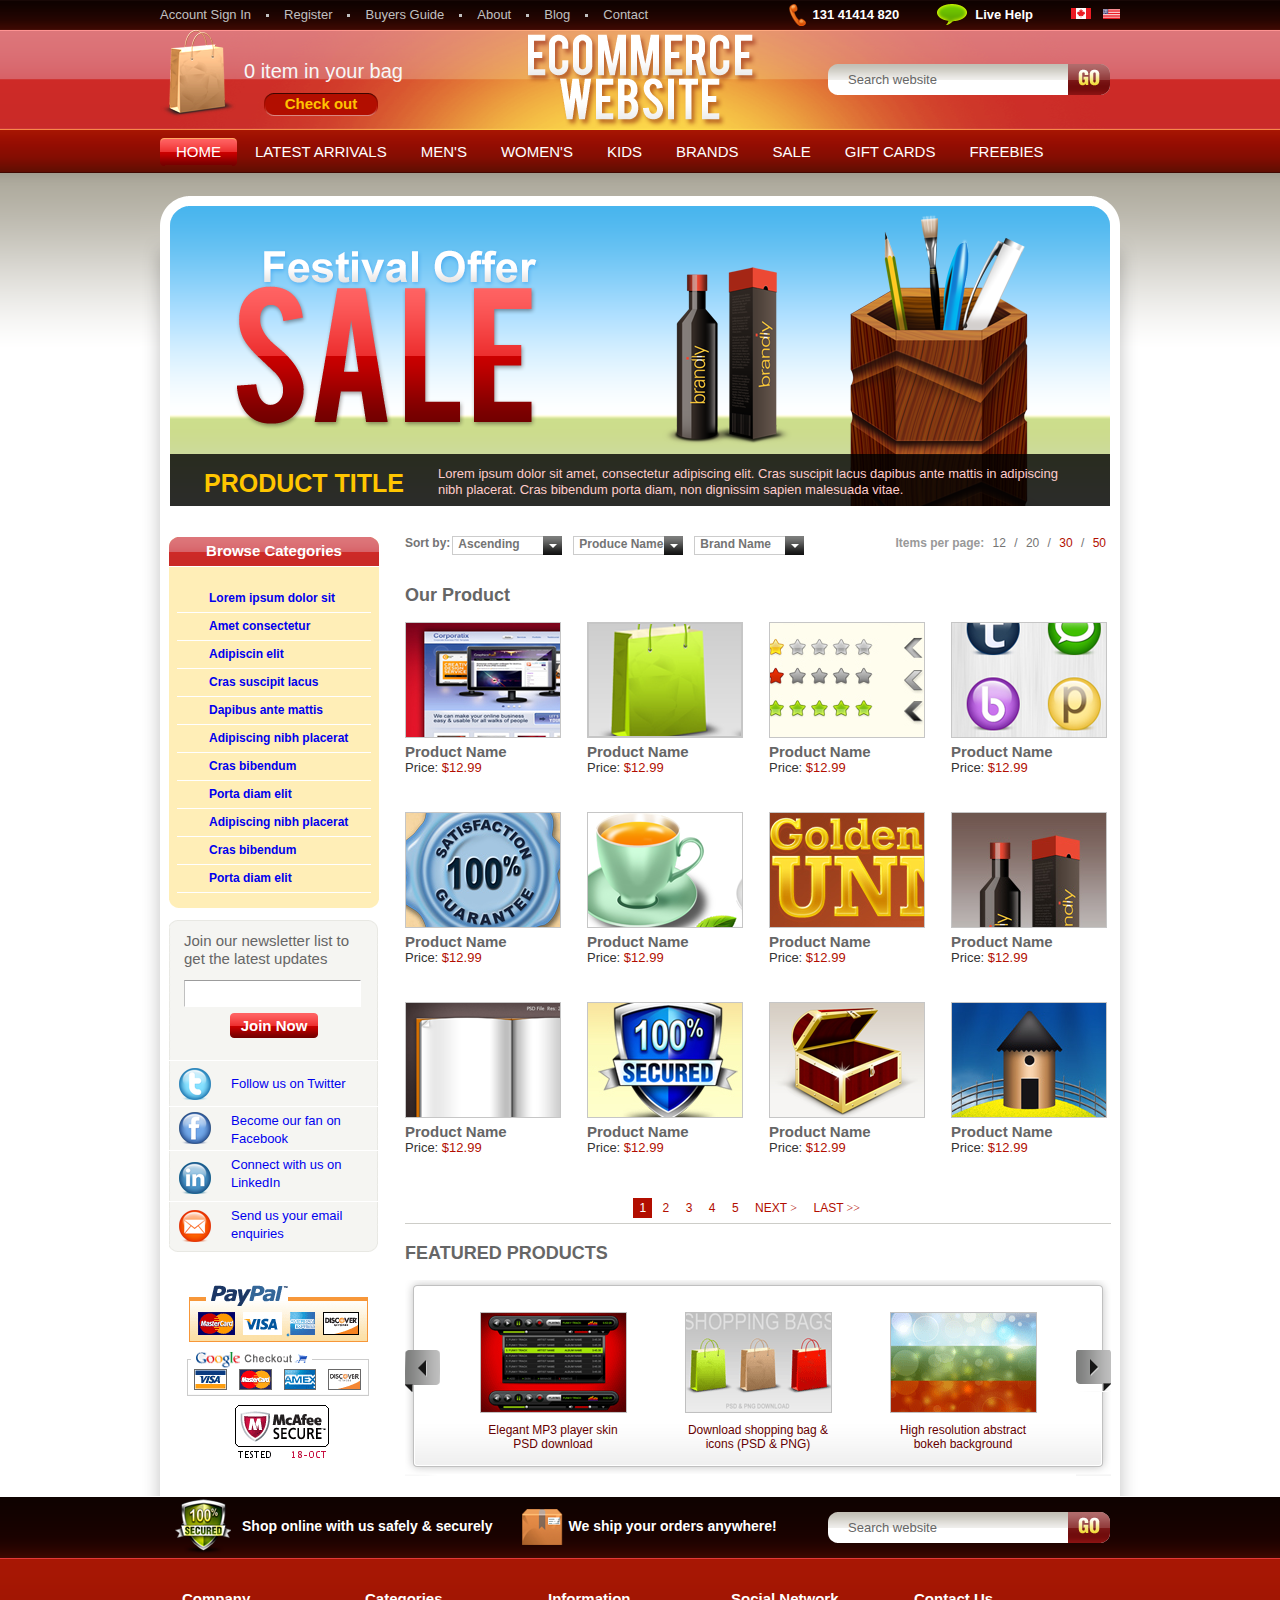
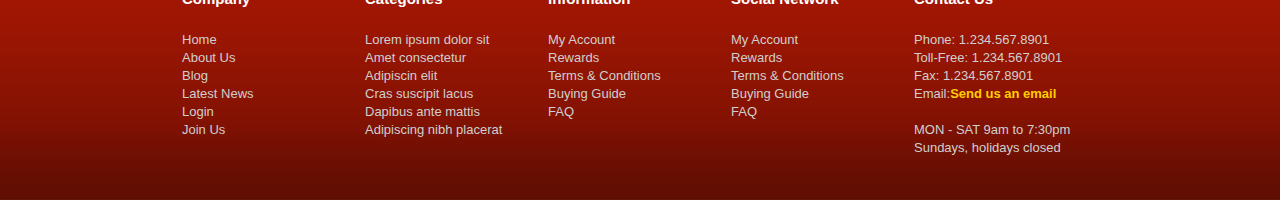
<file: fangxiong_task1/task1.html>
<!DOCTYPE html>
<html>

<head>
    <meta charset="UTF-8">
    <meta name="viewport" content="width=device-width, initial-scale=1.0">
    <meta http-equiv="X-UA-Compatible" content="ie=edge">
    <title>TASK1</title>
    <link href="style/css.css" rel="stylesheet" />
    <script type="text/javascript" src="js/main.js"></script>
</head>

<body>

    <div id="top">
        <ul class="top-menu">
            <li><a href="javascript:void(0)">Account Sign In</a></li>
            <li><a href="javascript:void(0)">Register</a></li>
            <li><a href="javascript:void(0)">Buyers Guide</a></li>
            <li><a href="javascript:void(0)">About</a></li>
            <li><a href="javascript:void(0)">Blog</a></li>
            <li class="no-dot"><a href="javascript:void(0)">Contact</a></li>
        </ul>
        <ul class="top-bar">
            <li class="phone">131 41414 820</li>
            <li class="help"><a href="javascript:void(0)">Live Help</a></li>
            <li class="space"><a href="javascript:void(0)"><img src="images/can.gif" alt="1" title="Canadian" /></a></li>
            <li><a href="javascript:void(0)"><img src="images/usa.gif" alt="2" title="American" /></a></li>
        </ul>
    </div>

    <div id="header">
        <div id="shopping">
            <p>0 item in your bag</p>
            <a href="javascript:void(0)">Check out</a>
        </div>
        <h1 title="Ecommerce WebSite"><a href="javascript:void(0)"><img src="images/loge.png" alt="logo"></a></h1>
        <div class="search">
            <form action="">
                <input id="text1" class="text" type="text" value="Search website" />
                <input type="button" class="btn" type="submit" value="" />
            </form>
        </div>
    </div>

    <ul id="nav">
        <li class="active"><a href="javascript:void(0)"><strong><span>HOME</span></strong></a></li>
        <li><a href="javascript:void(0)"><strong><span>LATEST ARRIVALS</span></strong> </a></li>
        <li><a href="javascript:void(0)"><strong><span>MEN'S</span></strong></a></li>
        <li><a href="javascript:void(0)"><strong><span>WOMEN'S</span></strong></a></li>
        <li><a href="javascript:void(0)"><strong><span>KIDS</span></strong></a></li>
        <li><a href="javascript:void(0)"><strong><span>BRANDS</span></strong></a></li>
        <li><a href="javascript:void(0)"><strong><span>SALE</span></strong></a></li>
        <li><a href="javascript:void(0)"><strong><span>GIFT CARDS</span></strong></a></li>
        <li><a href="javascript:void(0)"><strong><span>FREEBIES</span></strong></a></li>
    </ul>

    <div id="content">
        <div id="content-top">
            <div id="content-bottom">
                <div id="ad">
                    <ul>
                        <li><a href="javascript:void(0)"><img src="images/banner/1.png" alt="banner" /></a></li>
                        
                    </ul>
                    <h2>PRODUCT TITLE</h2>
                    <p>Lorem ipsum dolor sit amet, consectetur adipiscing elit. Cras suscipit lacus dapibus ante mattis
                        in adipiscing nibh placerat. Cras bibendum porta diam, non dignissim sapien malesuada vitae.</p>
                    <div class="bg"></div>
                </div>
            </div>

            <div id="main" class="clear">
                <div id="side">
                    <div class="module-menu">
                        <h2><strong><span>Browse Categories</span></strong></h2>
                        <div class="list">
                            <ul>
                                <li>
                                    <a href="javascript:void(0)">Lorem ipsum dolor sit</a>
                                    <a href="javascript:void(0)">Amet consectetur </a>
                                    <a href="javascript:void(0)">Adipiscin elit </a>
                                    <a href="javascript:void(0)">Cras suscipit lacus </a>
                                    <a href="javascript:void(0)">Dapibus ante mattis</a>
                                    <a href="javascript:void(0)">Adipiscing nibh placerat</a>
                                    <a href="javascript:void(0)">Cras bibendum </a>
                                    <a href="javascript:void(0)">Porta diam elit</a>
                                    <a href="javascript:void(0)">Adipiscing nibh placerat</a>
                                    <a href="javascript:void(0)">Cras bibendum </a>
                                    <a href="javascript:void(0)">Porta diam elit</a>
                                </li>
                            </ul>
                        </div>
                    </div>

                    <div class="module-join">
                        <div class="module-join-t">
                            <div class="module-join-b">

                                <div class="Join-form">
                                    <p>Join our newsletter list to get the latest updates</p>
                                    <form action="" method="post" target="nm_iframe">
                                        <input type="text" class="text" />
                                        <input type="submit" value="Join Now" class="btn" />
                                    </form>
                                    <iframe id="id_iframe" name="nm_iframe" style="display:none;"></iframe> 
                                </div>

                                <ul class="join-list">
                                    <li class="space1"><a href="javascript:void(0)">Follow us on Twitter</a></li>
                                    <li class="space2"><a href="javascript:void(0)">Become our fan
                                            on Facebook</a></li>
                                    <li class="space3"><a href="javascript:void(0)">Connect with us
                                            on LinkedIn</a></li>
                                    <li class="space3"><a href="javascript:void(0)">Send us your
                                            email enquiries</a></li>

                                </ul>
                            </div>
                        </div>
                    </div>

                    <div id="payment">
                        <img src="images/payment.gif" alt="payment" />
                    </div>
                </div>

                <div id="wrap">
                    <div id="sell" class="sort">
                        <dl>
                            <dt>Sort by:</dt>
                            <dd>
                                <h2>Ascending</h2>
                                <a href="javascript:;"></a>
                                <ul>
                                    <li>menu1</li>
                                    <li>menu2</li>
                                    <li>menu3</li>
                                </ul>
                            </dd>

                            <dd>
                                <h2>Produce Name</h2>
                                <a href="javascript:;"></a>
                                <ul>
                                    <li>menu1</li>
                                    <li>menu2</li>
                                    <li>menu3</li>
                                </ul>
                            </dd>

                            <dd>
                                <h2>Brand Name</h2>
                                <a href="javascript:;"></a>
                                <ul>
                                    <li>menu1</li>
                                    <li>menu2</li>
                                    <li>menu3</li>
                                </ul>
                            </dd>
                        </dl>
                        <p>
                            <strong>Items per page:</strong>
                            <span>12</span> / <span>20</span> / <span class="color-style">30</span> / <span
                                class="color-style">50</span>
                        </p>
                    </div>

                    <div class="pic-list">
                        <h2>Our Product</h2>
                        <ul class="clear">
                            <li>
                                <a href="javascript:void(0)"><img src="images/pic_list/product_1.png" alt="" /></a>
                                <h3>Product Name</h3>
                                <p>Price: <span>$12.99</span></p>
                            </li>
                            <li>
                                <a href="javascript:void(0)"><img src="images/pic_list/product_2.png" alt="" /></a>
                                <h3>Product Name</h3>
                                <p>Price: <span>$12.99</span></p>
                            </li>
                            <li>
                                <a href="javascript:void(0)"><img src="images/pic_list/product_3.png" alt="" /></a>
                                <h3>Product Name</h3>
                                <p>Price: <span>$12.99</span></p>
                            </li>
                            <li>
                                <a href="javascript:void(0)"><img src="images/pic_list/product_4.png" alt="" /></a>
                                <h3>Product Name</h3>
                                <p>Price: <span>$12.99</span></p>
                            </li>
                            <li>
                                <a href="javascript:void(0)"><img src="images/pic_list/product_5.png" alt="" /></a>
                                <h3>Product Name</h3>
                                <p>Price: <span>$12.99</span></p>
                            </li>
                            <li>
                                <a href="javascript:void(0)"><img src="images/pic_list/product_6.png" alt="" /></a>
                                <h3>Product Name</h3>
                                <p>Price: <span>$12.99</span></p>
                            </li>
                            <li>
                                <a href="javascript:void(0)"><img src="images/pic_list/product_7.png" alt="" /></a>
                                <h3>Product Name</h3>
                                <p>Price: <span>$12.99</span></p>
                            </li>
                            <li>
                                <a href="javascript:void(0)"><img src="images/pic_list/product_8.png" alt="" /></a>
                                <h3>Product Name</h3>
                                <p>Price: <span>$12.99</span></p>
                            </li>
                            <li>
                                <a href="javascript:void(0)"><img src="images/pic_list/product_9.png" alt="" /></a>
                                <h3>Product Name</h3>
                                <p>Price: <span>$12.99</span></p>
                            </li>
                            <li>
                                <a href="javascript:void(0)"><img src="images/pic_list/product_10.png" alt="" /></a>
                                <h3>Product Name</h3>
                                <p>Price: <span>$12.99</span></p>
                            </li>
                            <li>
                                <a href="javascript:void(0)"><img src="images/pic_list/product_11.png" alt="" /></a>
                                <h3>Product Name</h3>
                                <p>Price: <span>$12.99</span></p>
                            </li>
                            <li>
                                <a href="javascript:void(0)"><img src="images/pic_list/product_12.png" alt="" /></a>
                                <h3>Product Name</h3>
                                <p>Price: <span>$12.99</span></p>
                            </li>
                        </ul>


                    </div>

                    <div class="page">
                        <a class="active" href="javascript:void(0)" onclick="aClick()">1</a>
                        <a href="javascript:void(0)">2</a>
                        <a href="javascript:void(0)">3</a>
                        <a href="javascript:void(0)">4</a>
                        <a href="javascript:void(0)">5</a>
                        <a href="javascript:void(0)">NEXT <span>></span></a>
                        <a href="javascript:void(0)">LAST <span>>></span></a>
                        <a href="javascript:void(0)"></a>
                    </div>

                    <div id="scroll-list">
                        <h2>FEATURED PRODUCTS</h2>
                        <div class="scroll-wrap">
                            <div class="scroll-wrap-l">
                                <div id="run1" class="scroll-wrap-r">
                                    <a class="prev" href="javascript:;"></a>
                                    <a class="next" href="javascript:;"></a>
                                    <div class="list-wrap">
                                        <ul>
                                            <li>
                                                <a href="javascript:void(0)"><img src="images/scroll_1.gif" alt="" /></a>
                                                <p>Elegant MP3 player skin PSD download</p>
                                            </li>

                                            <li>
                                                <a href="javascript:void(0)"><img src="images/scroll_2.gif" alt="" /></a>
                                                <p>Download shopping bag & icons (PSD & PNG)</p>
                                            </li>

                                            <li>
                                                <a href="javascript:void(0)"><img src="images/scroll_3.gif" alt="" /></a>
                                                <p>High resolution abstract bokeh background</p>
                                            </li>
                                        </ul>
                                    </div>
                                </div>
                            </div>
                        </div>
                    </div>
                </div>
            </div>
        </div>
    </div>

    <div id="footer" class="clear">
        <ul class="footer-bar">
            <li class="safe">Shop online with us safely & securely</li>
            <li class="wish">We ship your orders anywhere!</li>
        </ul>
        <div class="search">
            <form action="">
                <input id="text2" class="text" type="text" value="Search website" />
                <input type="button" class="btn" type="submit" value="" />
            </form>
        </div>
        <div id="footer-bottom" class="bottom-nav">
            <div class="bottom-nav">
                <dl>
                    <dd>
                        <h2>Company</h2>
                        <ul>
                            <li><a href="javascript:void(0)">Home</a></li>
                            <li><a href="javascript:void(0)">About Us</a></li>
                            <li><a href="javascript:void(0)">Blog</a></li>
                            <li><a href="javascript:void(0)">Latest News</a></li>
                            <li><a href="javascript:void(0)">Login</a></li>
                            <li><a href="javascript:void(0)">Join Us</a></li>
                        </ul>
                    </dd>

                    <dd>
                        <h2>Categories</h2>
                        <ul>
                            <li><a href="javascript:void(0)">Lorem ipsum dolor sit</a></li>
                            <li><a href="javascript:void(0)">Amet consectetur</a></li>
                            <li><a href="javascript:void(0)">Adipiscin elit</a></li>
                            <li><a href="javascript:void(0)">Cras suscipit lacus</a></li>
                            <li><a href="javascript:void(0)">Dapibus ante mattis</a></li>
                            <li><a href="javascript:void(0)">Adipiscing nibh placerat</a></li>
                        </ul>
                    </dd>

                    <dd>
                        <h2>Information</h2>
                        <ul>
                            <li><a href="javascript:void(0)">My Account</a></li>
                            <li><a href="javascript:void(0)">Rewards</a></li>
                            <li><a href="javascript:void(0)">Terms & Conditions</a></li>
                            <li><a href="javascript:void(0)">Buying Guide</a></li>
                            <li><a href="javascript:void(0)">FAQ</a></li>
                        </ul>
                    </dd>

                    <dd>
                        <h2>Social Network</h2>
                        <ul>
                            <li><a href="javascript:void(0)">My Account</a></li>
                            <li><a href="javascript:void(0)">Rewards</a></li>
                            <li><a href="javascript:void(0)">Terms & Conditions</a></li>
                            <li><a href="javascript:void(0)">Buying Guide</a></li>
                            <li><a href="javascript:void(0)">FAQ</a></li>
                        </ul>
                    </dd>

                    <dd>
                        <h2>Contact Us</h2>
                        <ul>
                            <li><a href="javascript:void(0)">Phone: 1.234.567.8901</a></li>
                            <li><a href="javascript:void(0)">Toll-Free: 1.234.567.8901</a></li>
                            <li><a href="javascript:void(0)">Fax: 1.234.567.8901</a></li>
                            <li><a href="javascript:void(0)">Email:<strong><span>Send us an email
                                        </span></strong></a></li>
                            <li><br /></li>
                            <li><a href="javascript:void(0)">MON - SAT 9am to 7:30pm </a></li>
                            <li><a href="javascript:void(0)">Sundays, holidays closed</a></li>
                        </ul>
                    </dd>
                </dl>
            </div>
        </div>
    </div>
</body>

</html>
</file>
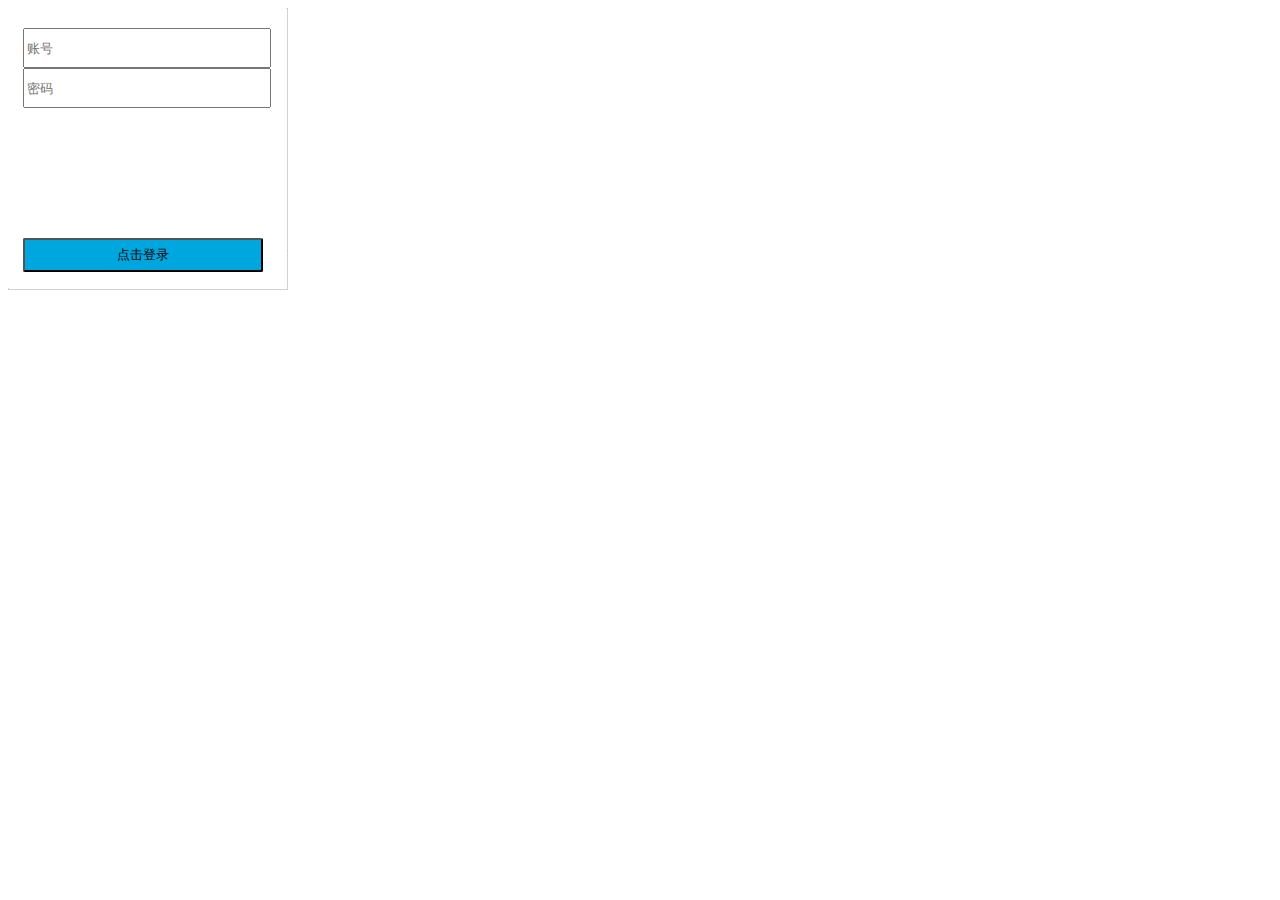
<file: HeiLei_Task3.1/try.html>
﻿<!DOCTYPE HTML>
<html lang="en">
<head>
    <meta charset="UTF-8" />
    <title>Task_3</title>
    <link href="./css/css.css" rel=" stylesheet" />
    <script type="text/javascript" src="./js/main.js" charset="GB2312"></script>
</head>
<body>
    <div id="login">
        <input id="text1" class="text" type="text" placeholder="账号"/>
        <input id="text2" class="text" type="text" placeholder="密码" />
        <button id="login_btn">点击登录</button>
    </div>
    <div id="container">
        <div id="captcha"></div>        
        <div id="line"></div>
        <div id="cancel" style="cursor:pointer;"></div>
    </div>
</body>
</html>
</file>
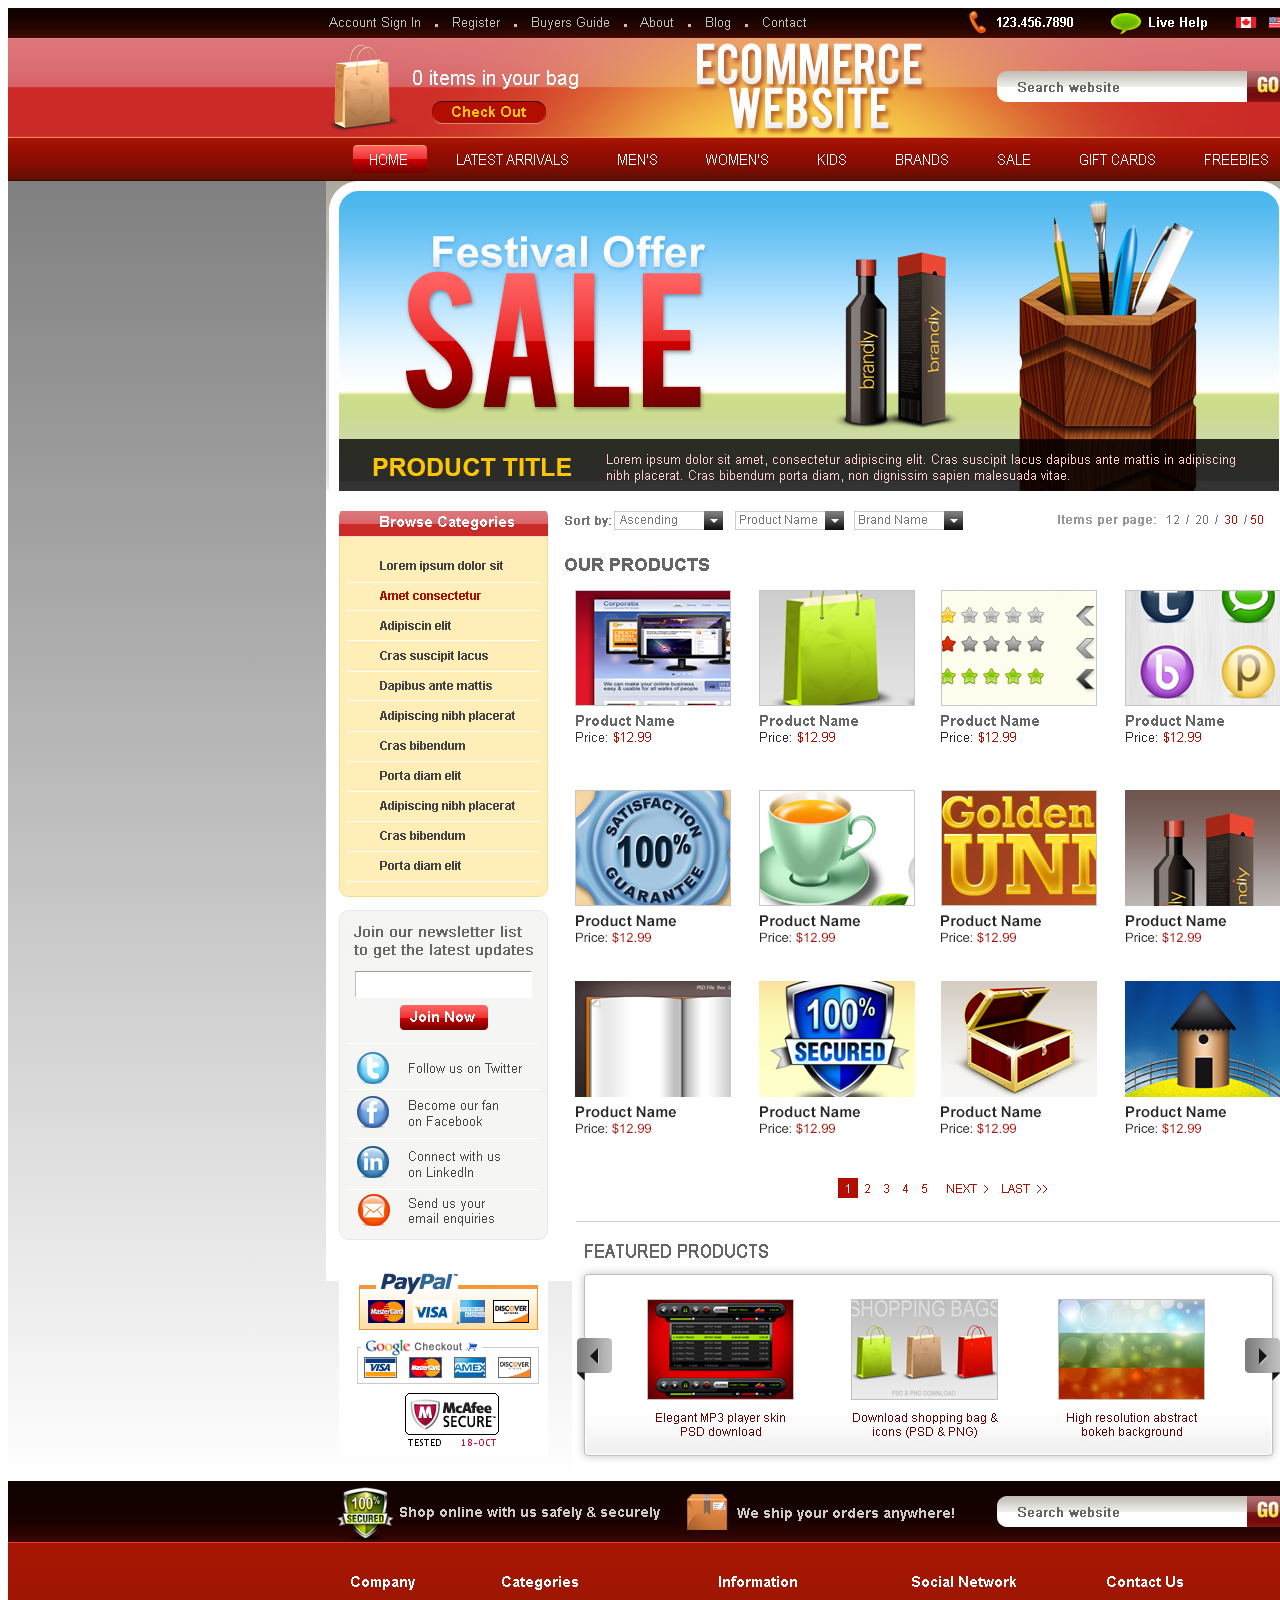
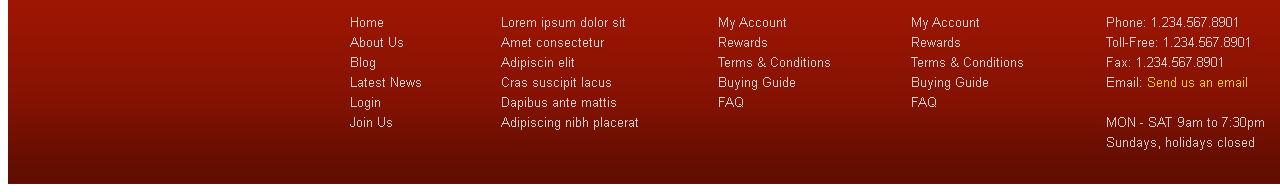
<file: task1/Task.html>
<!DOCTYPE html>
<html lang="en">
<head>
    <meta charset="UTF-8">
    <link href="Task.css" rel="stylesheet" type="text/css"/>
    <div class="div1"></div>
    <div class="div2"></div>
    <div class="div3"></div>
    <div class="div4">
        <div class="div10">
            <div class="div5"></div>
            <div class="div6"></div>
            <div class="div7"></div>
            <div class="div11"></div>
            <div class="div8"></div>
        </div>
    </div>
   <div class="div9"></div>
</head>
<body>
</body>
</html>
</file>
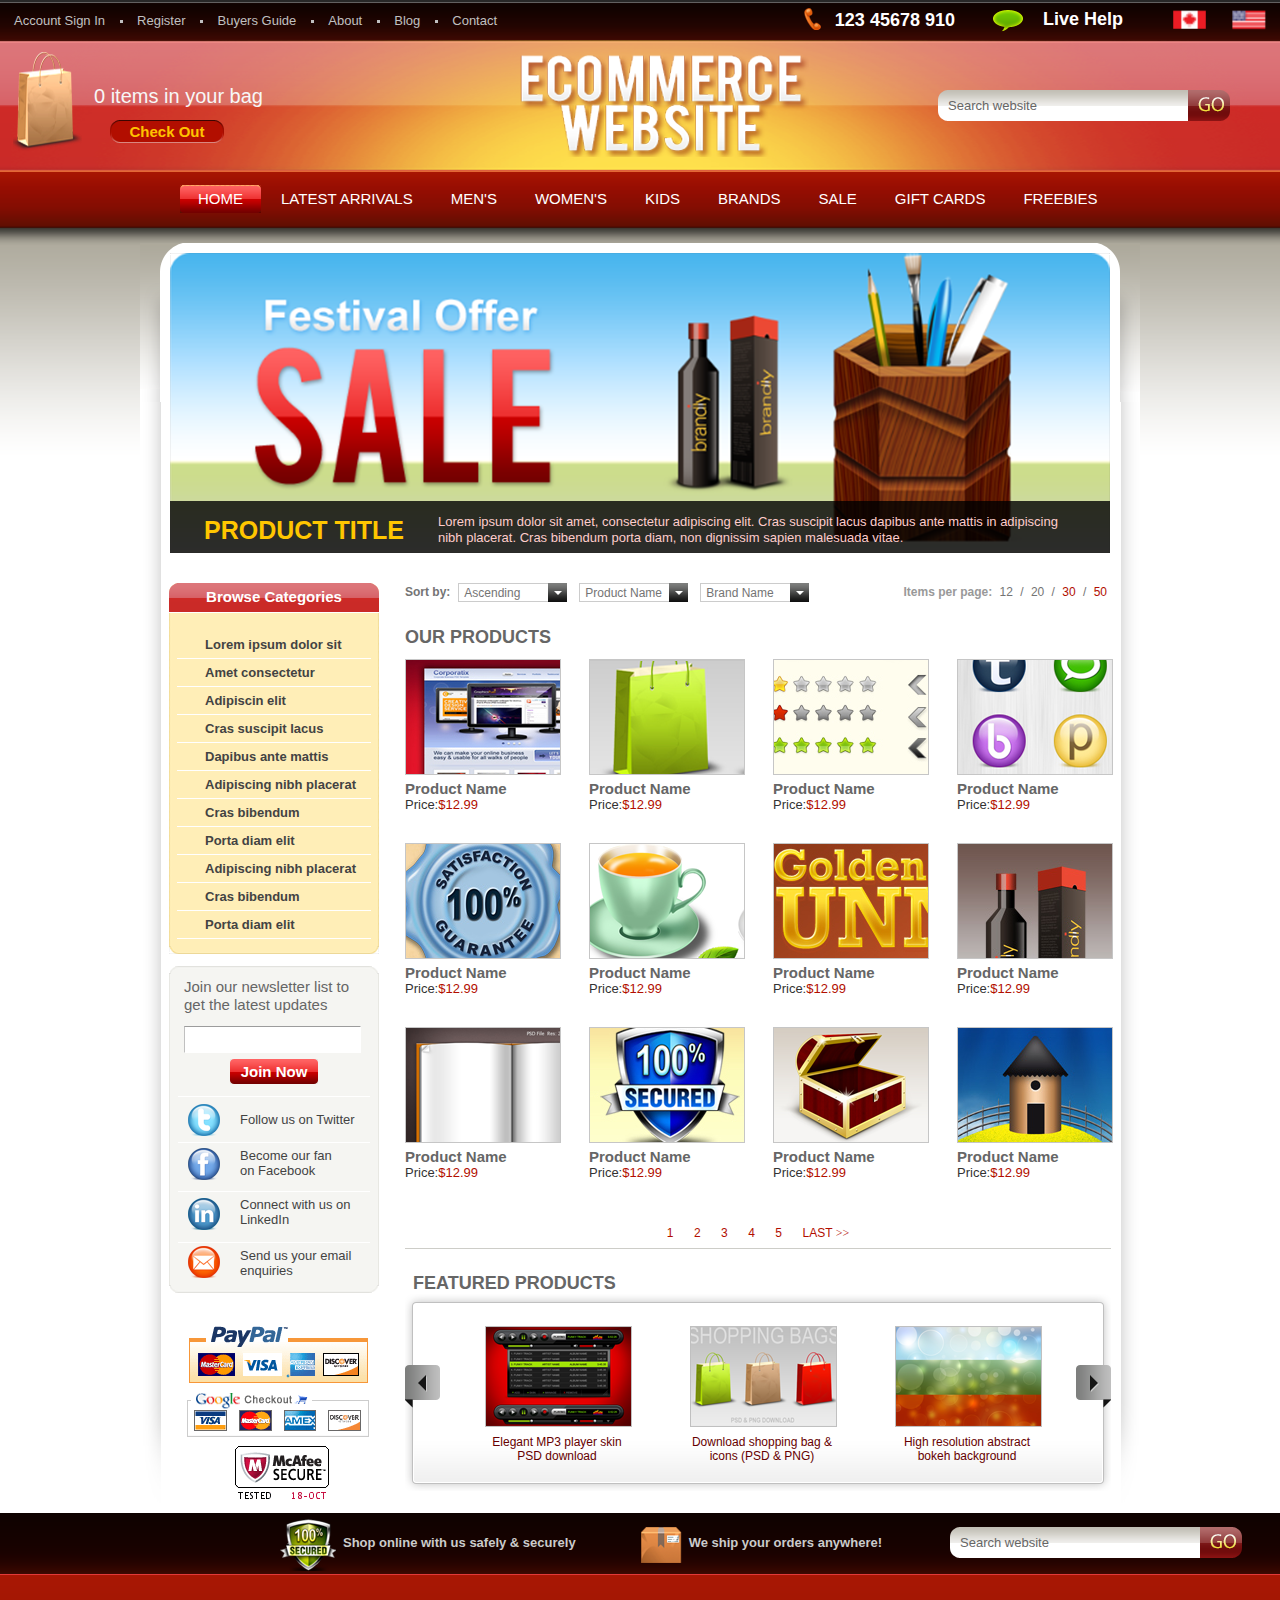
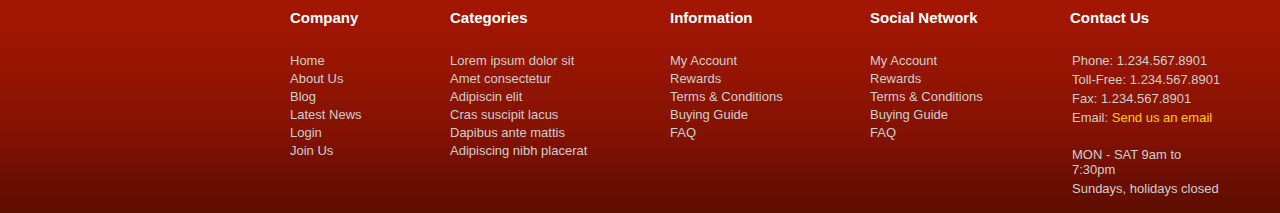
<file: web1/firstweb.html>
<!DOCTYPE HTML>
<html>
    <head>
        <title>first web</title>
        <link href="./css.css" rel="stylesheet" />
        <script type="text/javascript" src="./js/main.js"></script>
    </head>
    <body>
        <div class="light">
        <div id="top">
            <ul class="top_menu">
                <li><a href="###">Account Sign In</a></li>
                <li><a href="###">Register</a></li>
                <li><a href="###">Buyers Guide</a></li>
                <li><a href="###">About</a></li>
                <li><a href="###">Blog</a></li>
                <li class="no_dot"><a href="#">Contact</a></li>
            </ul>
            <ul class="top_bar">
                <li class="phone">123 45678 910</li>
                <li class="help"><a href="###">Live Help</a></li>
                <li class="flag"><a href="###"><img src="./images/top_img1.png" alt="error!" 
                    title="Canada" /></a></li>
                <li class="flag1"><a href="###"><img src="./images/top_img2.png" alt="error!" 
                    title="USA" /></a></li>
            </ul>
        </div>
        <div id="header">
            <div id="shopping">
                <p>0 items in your bag</p>
                <a href="###">Check Out</a>
            </div>
            <h1 title="ecommerce website"><a href="###"><img src="./images/logo_1.png" alt="error!" /></a></h1>
            <div class="search">
                <form action="">
                <input id="text1" class="text" type="text" value="Search website" autocomplete="off"/>
                <input class="btn" type="botton" value="" />
                </form>
            </div>
        </div>
        <ul id="nav">
            <li class="active"><a href="###"><strong><span>HOME</span></strong></a></li>
            <li><a href="###"><strong><span>LATEST ARRIVALS</span></strong></a></li>
            <li><a href="###"><strong><span>MEN'S</span></strong></a></li>
            <li><a href="###"><strong><span>WOMEN'S</span></strong></a></li>
            <li><a href="###"><strong><span>KIDS</span></strong></a></li>
            <li><a href="###"><strong><span>BRANDS</span></strong></a></li>
            <li><a href="###"><strong><span>SALE</span></strong></a></li>
            <li><a href="###"><strong><span>GIFT CARDS</span></strong></a></li>
            <li><a href="###"><strong><span>FREEBIES</span></strong></a></li>
        </ul>
        <div id="content">
            <div id="content_top">
                <div id="content_bottom">
                    <div id="ad">
                        <ul>
                            <li style="filter: alpha(opacity=100); opacity: 1;"><a href="###"><img src="./images/banner/banner_1.png" alt="error!" /></a></li>
                            <li style="filter: alpha(opacity=0); opacity: 0;"><a href="###"><img src="./images/banner/banner_2.png" alt="error!" /></a></li>
                            <li style="filter: alpha(opacity=0); opacity: 0;"><a href="###"><img src="./images/banner/banner_3.png" alt="error!" /></a></li>
                        </ul>
                        <h2>PRODUCT TITLE</h2>
                        <p>Lorem ipsum dolor sit amet, consectetur adipiscing elit. Cras suscipit lacus dapibus ante mattis in adipiscing nibh placerat.
                            Cras bibendum porta diam, non dignissim sapien malesuada vitae.
                        </p>
                        <div class="bg"></div>
                    </div>
                    <div id="main" class="clear">
                        <div id="side">
                            <div class="module_menu">
                                <h2><strong><span>Browse Categories</span></strong></h2>
                                <div class="list">
                                    <ul>
                                        <li><a href="###">Lorem ipsum dolor sit</a></li>
                                        <li><a href="###">Amet consectetur</a></li>
                                        <li><a href="###">Adipiscin elit</a></li>
                                        <li><a href="###">Cras suscipit lacus</a></li>
                                        <li><a href="###">Dapibus ante mattis</a></li>
                                        <li><a href="###">Adipiscing nibh placerat</a></li>
                                        <li><a href="###">Cras bibendum</a></li>
                                        <li><a href="###">Porta diam elit</a></li>
                                        <li><a href="##3">Adipiscing nibh placerat</a></li>
                                        <li><a href="###">Cras bibendum</a></li>
                                        <li><a href="###">Porta diam elit</a></li>
                                    </ul>
                                </div>
                            </div>
                            <div class="moudle_join">
                                <div class="moudle_join_t">
                                    <div class="moudle_join_b">
                                        <div class="join_form">
                                        <p>Join our newsletter list
                                            to get the latest updates</p>
                                        <form action="###">
                                            <input type="text" class="text" />
                                            <input type="button" value="Join Now" class="btn" autocomplete="off"/>
                                        </form>
                                        </div>
                                        <ul class="join_list">
                                            <li class="space1">Follow us on Twitter</li>
                                            <li class="space2">Become our fan <br /> on Facebook</li>
                                            <li class="space3">Connect with us on <br/> LinkedIn</li>
                                            <li class="space4">Send us your email <br/> enquiries</li>
                                        </ul>
                                    </div>
                                </div>
                            </div>
                            <div id="payment"><img src="./images/payment_bg.png" alt="error!"></div>
                        </div>
                        <div id="wrap">
                            <div id="sel1" class="sort">
                                <dl>
                                    <dt>Sort by:</dt>
                                    <dd>
                                        <h2>Ascending</h2>
                                        <a href="javascript:;"></a>
                                        <ul>
                                            <li>menu1</li>
                                            <li>menu2</li>
                                            <li>menu3</li>
                                        </ul>
                                    </dd>
                                    <dd>
                                        <h2>Product Name</h2>
                                        <a href="javascript:;"></a>
                                        <ul>
                                            <li>menu1</li>
                                            <li>menu2</li>
                                            <li>menu3</li>
                                        </ul>
                                    </dd> 
                                    <dd>
                                        <h2>Brand Name</h2>
                                        <a href="javascript:;"></a>
                                        <ul>
                                            <li>menu1</li>
                                            <li>menu2</li>
                                            <li>menu3</li>
                                        </ul>
                                    </dd>
                                    <p>
                                        <strong>Items per page:</strong>
                                        <span>12</span> / <span>20</span> / <span class="color">30</span> / <span class="color">50</span>
                                    </p>
                                </dl>
                            </div>
                            <div class="pic_list">
                                <h2>OUR PRODUCTS</h2>
                                <ul class="clear">
                                    <li>
                                        <a href="###"><img src="./images/prc_list/pic_1.png"/></a>
                                        <h3>Product Name</h3>
                                        <p>Price:<span>$12.99</span></p>
                                    </li>
                                    <li>
                                        <a href="###"><img src="./images/prc_list/pic_2.png"/></a>
                                        <h3>Product Name</h3>
                                        <p>Price:<span>$12.99</span></p>
                                    </li>
                                    <li>
                                        <a href="###"><img src="./images/prc_list/pic_3.png"/></a>
                                        <h3>Product Name</h3>
                                        <p>Price:<span>$12.99</span></p>
                                    </li>
                                    <li>
                                        <a href="###"><img src="./images/prc_list/pic_4.png"/></a>
                                        <h3>Product Name</h3>
                                        <p>Price:<span>$12.99</span></p>
                                    </li>   
                                    <li>
                                        <a href="###"><img src="./images/prc_list/pic_5.png"/></a>
                                        <h3>Product Name</h3>
                                        <p>Price:<span>$12.99</span></p>
                                    </li>
                                    <li>
                                        <a href="###"><img src="./images/prc_list/pic_6.png"/></a>
                                        <h3>Product Name</h3>
                                        <p>Price:<span>$12.99</span></p>
                                    </li>
                                    <li>
                                        <a href="###"><img src="./images/prc_list/pic_7.png"/></a>
                                        <h3>Product Name</h3>
                                        <p>Price:<span>$12.99</span></p>
                                    </li>
                                    <li>
                                        <a href="###"><img src="./images/prc_list/pic_8.png"/></a>
                                        <h3>Product Name</h3>
                                        <p>Price:<span>$12.99</span></p>
                                    </li>   
                                    <li>
                                        <a href="###"><img src="./images/prc_list/pic_9.png"/></a>
                                        <h3>Product Name</h3>
                                        <p>Price:<span>$12.99</span></p>
                                    </li>
                                    <li>
                                        <a href="###"><img src="./images/prc_list/pic_10.png"/></a>
                                        <h3>Product Name</h3>
                                        <p>Price:<span>$12.99</span></p>
                                    </li>
                                    <li>
                                        <a href="###"><img src="./images/prc_list/pic_11.png"/></a>
                                        <h3>Product Name</h3>
                                        <p>Price:<span>$12.99</span></p>
                                    </li>
                                    <li>
                                        <a href="###"><img src="./images/prc_list/pic_12.png"/></a>
                                        <h3>Product Name</h3>
                                        <p>Price:<span>$12.99</span></p>
                                    </li>   
                                </ul>
                            </div>
                            <div class="page">
                                <a  class="active" href="###">1</a>
                                <a  class="active" href="###">2</a>
                                <a  class="active" href="###">3</a>
                                <a  class="active" href="###">4</a>
                                <a  class="active" href="###">5</a>
                                <a  class="active" href="###">LAST <span>>></span></a>
                            </div>
                            <div id="scroll_list">
                                <h2>FEATURED PRODUCTS</h2>
                                <div class="scroll_warp">
                                    <div class="scroll_warp_l">
                                        <div id="run1" class="scroll_warp_r">
                                            <a class="prev" href="javascript:;"></a>
                                            <a class="next" href="javascript:;"></a>
                                            <div class="list_warp">
                                                <ul style="left: 1000px;">
                                                    <li>
                                                        <a href="###"><img src="./images/list_wrap/list_wrap_1.png" /></a>
                                                        <p>Elegant MP3 player skin PSD download</p>
                                                    </li>
                                                    <li>
                                                        <a href="###"><img src="./images/list_wrap/list_wrap_2.png" /></a>
                                                        <p>Download shopping bag & icons (PSD & PNG)</p>
                                                    </li>
                                                    <li>
                                                        <a href="###"><img src="./images/list_wrap/list_wrap_3.png" /></a>
                                                        <p>High resolution abstract bokeh background</p>
                                                    </li>
                                                </ul>
                                            </div>
                                        </div>
                                    </div>
                                </div>
                            </div>
                        </div>
                    </div>
                </div>
            </div>
        </div>
        <div id="footer">
            <ul class="footer_head">
                <li>
                    <p>Shop online with us safely & securely</p>
                </li>
                <li>
                    <p>We ship your orders anywhere!</p>
                </li>
            </ul>
            <div class="search">
                <form action="">
                <input id="text2" class="text" type="text" value="Search website" autocomplete="off"/>
                <a href="###"><input class="btn" type="button" value="" /></a>
                </form>
            </div>
            <ul class="footer_list">
                <li style="width: 80px;">
                    <h2>Company</h2>
                    <a href="###">Home</a><br />
                    <a href="###">About Us</a><br />
                    <a href="###">Blog</a><br />
                    <a href="###">Latest News</a><br />
                    <a href="###">Login</a><br />
                    <a href="###">Join Us</a>
                </li>
                <li>
                    <h2>Categories</h2>
                    <a href="###">Lorem ipsum dolor sit</a><br />
                    <a href="###">Amet consectetur</a><br />
                    <a href="###">Adipiscin elit</a><br />
                    <a href="###">Cras suscipit lacus</a><br />
                    <a href="###">Dapibus ante mattis</a><br />
                    <a href="###">Adipiscing nibh placerat</a>
                </li>
                <li style="width: 120px; padding-left:60px;">
                    <h2>Information</h2>
                    <a href="###">My Account</a><br />
                    <a href="###">Rewards</a><br />
                    <a href="###">Terms & Conditions</a><br />
                    <a href="###">Buying Guide</a><br />
                    <a href="###">FAQ</a>
                </li>
                <li style="width: 120px;">
                    <h2>Social Network</h2>
                    <a href="###">My Account</a><br />
                    <a href="###">Rewards</a><br />
                    <a href="###">Terms & Conditions</a><br />
                    <a href="###">Buying Guide</a><br />
                    <a href="###">FAQ</a>
                </li>
                <li>
                    <h2>Contact Us</h2>
                    <p>Phone: 1.234.567.8901</p>
                    <p>Toll-Free: 1.234.567.8901</p>
                    <p>Fax: 1.234.567.8901</p>
                    <p>Email: <span>Send us an email</span></p><br />
                    <p>MON - SAT 	9am to 7:30pm</p>
                    <p>Sundays, holidays closed</p>
                </li>
            </ul>
        </div>
        </div>
    </body>
</html>
</file>
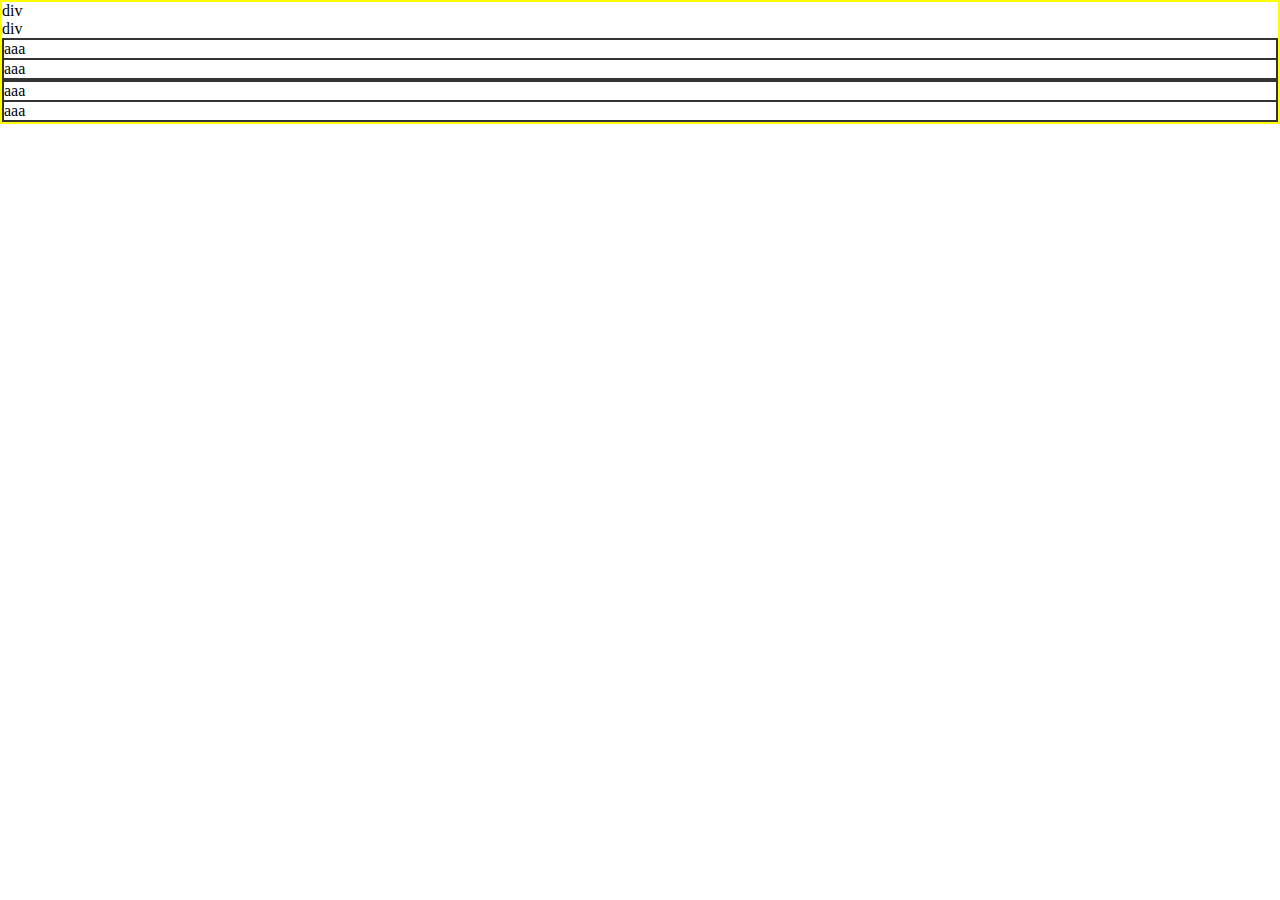
<file: 李燕 任务1/关于样式重置.html>
<!DOCTYPE HTML>
<html>
    <head>
    <meta http-equiv="Content-Type" content="text/html;charset=utf-8">
    <title>无标题文档</title>
    </title>
    <style>
        body{border:2px solid yellow;margin: 0;}
       ul,li{border:1px solid #333;}
       ul{padding-left:0;margin-left:0;margin-top: 0;margin-bottom: 0;margin: 0;}
    li{list-style:none;}
        </style>
    </head>
    <body>
        
   <div>div</div>
   <div>div</div>
   <ul>
        <li>aaa</li>
        <li>aaa</li>
    </ul>
    <ul>
            <li>aaa</li>
            <li>aaa</li>
        </ul>
   
    </body>
    </html>
</file>
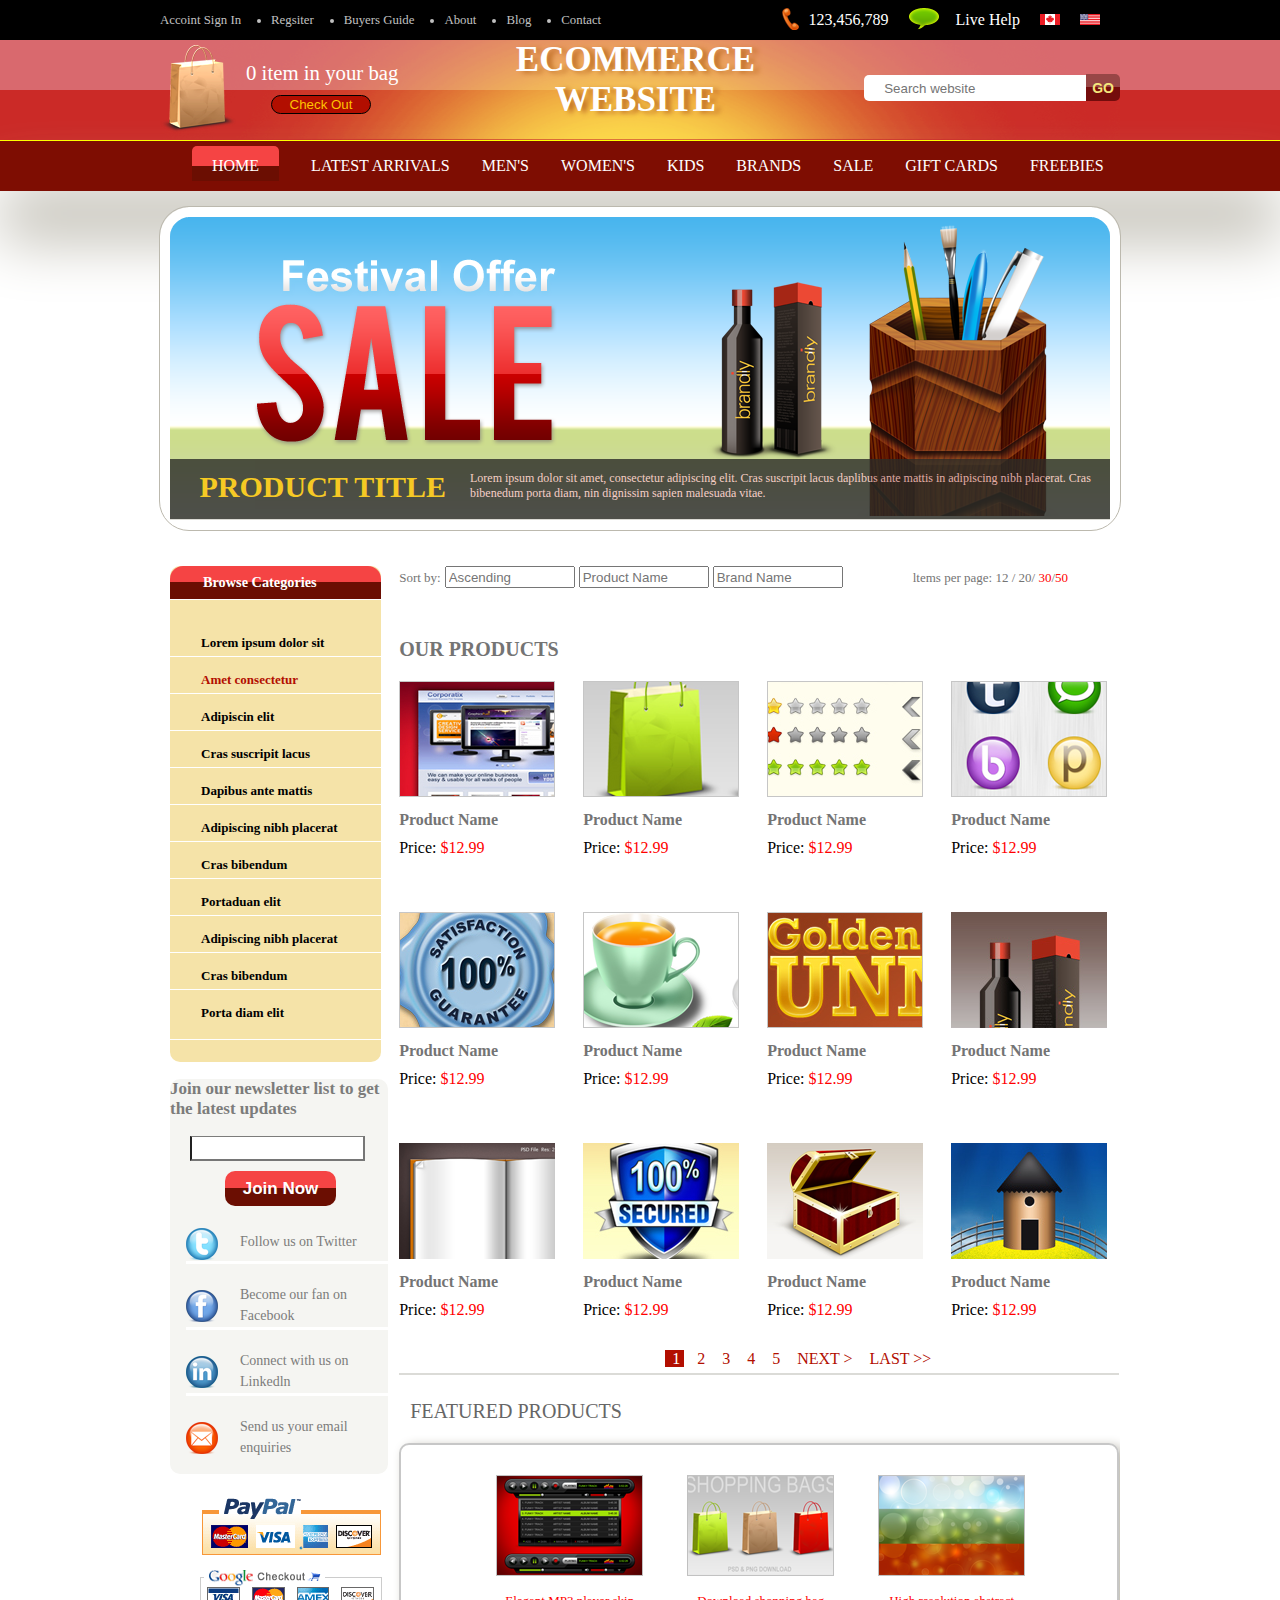
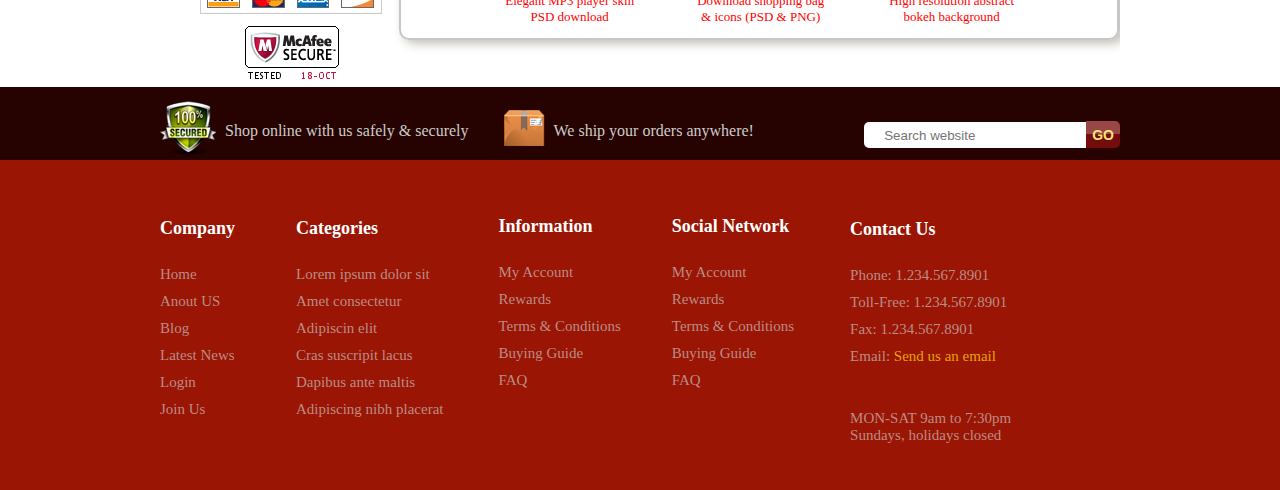
<file: liansgshenghua_Summer-Task/任务一/task.html>
<!DOCTYPE html>
<meta charset="utf-8">
<html>
<head>
<script type="text/javascript">
	
</script>
<link rel="stylesheet" type="text/css" href="index.css">
	<title>任务一</title>
</head>
<body>
	<div class="web">
		<div class="top_header">
			<div class="header_content">
			<ul class="web1_ul1">
				<li>Accoint Sign In	</li>
				<li> Regsiter</li>
				<li>Buyers Guide</li>
				<li>About</li>
				<li>Blog</li>
				<li>Contact</li>
			</ul>
			<ul class="web1_ul2">
				<li><span><img src="image/4.png"></span></li>
				<li><span><img src="image/3.png"></span></li>
				<li class="top_2">Live Help</li>
				<li class="top_1">123,456,789</li>
				

			</ul>
		    </div>
		</div>
		<div class="top_header2">
			<div class="header2_content">
				
				<div class="header2_center">
				<div class="handpack">
					<img src="image/handpack.png">
				</div>
				<div class="header2_left">
					<p style="margin-bottom: 5px;">0 item in your bag</p>
					<button>Check Out</button>
				</div>
				<div class="header2_center1">
					<p>ECOMMERCE</p>
					<P>WEBSITE</P>
				</div>
				<div class="header2_right">
					<input id="input1" placeholder="Search website" type="text">
					<input id="input2" type="button" value="GO">
				</div>
			    </div>
				
			</div>
			
		</div>
		<div class="top_header3">
			<div class="top_header3_content" style="height: 40px;">
				<li class="dq"><a href="javascript:void(0)">HOME</a></li>
				<li><a href="javascript:void(0)">LATEST ARRIVALS</a></li>
				<li><a href="javascript:void(0)">MEN'S</a></li>
				<li><a href="javascript:void(0)">WOMEN'S</a></li>
				<li><a href="javascript:void(0)">KIDS</a></li>
				<li><a href="javascript:void(0)">BRANDS</a></li>
				<li><a href="javascript:void(0)">SALE</a></li>
				<li><a href="javascript:void(0)">GIFT CARDS</a></li>
				<li><a href="javascript:void(0)">FREEBIES</a></li>
				
				
			</div>
		</div>
		<div class="contend_center">
			<div class="contend_center1">
				<div>
					<div class="center1_photo">
					<div class="center1_photo1">
						<img src="image/festival.png">
					</div>
					<div class="center1_photo2">
						<img src="image/sale.png">
					</div>
				</div>
				
					<div class="center1_photo3">
						<img src="image/bottle.png">
					</div>
					<div class="center1_photo4">
						<img src="image/layer.png">
					</div>
					<div class="center1_bottom_text">
						<p id="p1">PRODUCT TITLE</p>
						<p id="p2">Lorem ipsum dolor sit amet, consectetur adipiscing elit. Cras suscripit lacus daplibus ante mattis in adipiscing nibh placerat. Cras bibenedum porta diam, nin dignissim sapien malesuada vitae.</p>

						
					</div>
					

					
				</div>
			</div>
			<div class="contend_body">
						
						<div class="body_left">
							<div class="body_left1">
								<ul>
									
										<li id="li1"><span>Browse Categories</span></li>
										<li id="li2">Lorem ipsum dolor sit</li>
										<li id="li3">Amet consectetur</li>
										<li>Adipiscin elit</li>
										<li>Cras suscripit lacus</li>
										<li>Dapibus ante mattis</li>
										<li>Adipiscing nibh placerat</li>
										<li>Cras bibendum</li>
										<li>Portaduan elit</li>
										<li>Adipiscing nibh placerat</li>
										<li>Cras bibendum</li>
										<li style="padding-bottom: 18px;border-bottom: ">Porta diam elit</li>
									
								</ul>
							</div>
							<div class="body_left2">
								<div>
									<p id="left2_p1">Join our newsletter list to get the latest updates</p>
									<input type="" name="">
									<button>Join Now</button>
									<ul>
										<li class="body_left2_li1">Follow us on Twitter</li>
										<li class="body_left2_li2">Become our fan on Facebook</li>
										<li class="body_left2_li3">Connect with us on Linkedln</li>
										<li class="body_left2_li4" style="border:none;">Send us your email enquiries</li>
									</ul>

								</div>
							</div>
							<div class="body_left3">
								<div class="left3_img1">
									<img src="image/paypal.png">
								</div>
								<div class="left3_img2">
									<img src="image/checkout.png">
								</div>
								<div class="left3_img3">
									<img src="image/mcafee.png">
								</div>
							</div>
						</div>
						<div class="body_right">
							<div class="body_right1">
								<p>Sort by:</p>
								<input placeholder="Ascending">
								<input placeholder="Product Name">
								<input placeholder="Brand Name">
								<p id="right_p1">ltems per page: 12 / 20/ <span>30</span>/<span>50</span></p>
							</div>
							<div class="right_OUR">
								<p>OUR PRODUCTS</p>
							</div>
							<div class="right_line1">
								<div class="div1">
									<img src="image/p1.png">
									<p class="product">Product Name</p>
									<p class="Price">Price: <span>$12.99</span></p>
								</div>
								<div class="div2">
									<img src="image/p2.png">
									<p class="product">Product Name</p>
									<p class="Price">Price: <span>$12.99</span></p>
								</div>
								<div class="div3">
									<img src="image/p3.png">
									<p class="product">Product Name</p>
									<p class="Price">Price: <span>$12.99</span></p>
								</div>
								<div class="div4"style="margin-right: 0px;">
									<img src="image/p4.png">
									<p class="product">Product Name</p>
									<p class="Price">Price: <span>$12.99</span></p>
								</div>
							</div>
								<div class="right_line2">
								<div class="div5">
									<img src="image/p5.png">
									<p class="product">Product Name</p>
									<p class="Price">Price: <span>$12.99</span></p>
								</div>
								<div class="div6">
									<img src="image/p6.png">
									<p class="product">Product Name</p>
									<p class="Price">Price: <span>$12.99</span></p>
								</div>
								<div class="div7">
									<img src="image/p7.png">
									<p class="product">Product Name</p>
									<p class="Price">Price: <span>$12.99</span></p>
								</div>
								<div class="div8"style="margin-right: 0px;">
									<img src="image/p8.png">
									<p class="product">Product Name</p>
									<p class="Price">Price: <span>$12.99</span></p>
								</div></div>
								<div class="right_line3">
								<div class="div9">
									<img src="image/p9.png">
									<p class="product">Product Name</p>
									<p class="Price">Price: <span>$12.99</span></p>
								</div>
								<div class="div10">
									<img src="image/p10.png">
									<p class="product">Product Name</p>
									<p class="Price">Price: <span>$12.99</span></p>
								</div>
								<div class="div11">
									<img src="image/p11.png">
									<p class="product">Product Name</p>
									<p class="Price">Price: <span>$12.99</span></p>
								</div>
								<div class="div12"style="margin-right: 0px;">
									<img src="image/p12.png">
									<p class="product">Product Name</p>
									<p class="Price">Price: <span>$12.99</span></p>
								</div></div>
								<div class="right2">
								<div class="icon1">
									<a href="javascript:void(0)">1</a>
								</div>
								<div class="icon2">
									<a href="javascript:void(0)">2</a>
								</div>
								<div class="icon3">
									<a href="">3</a>
								</div>
								<div class="icon4">
									<a href="">4</a>
								</div>
								<div class="icon5">
									<a href="">5</a>
								</div>
								<div class="icon_next">
									<a href="">NEXT ></a>
								</div>
								<div class="icon_last">
									<a href="">LAST >></a>
								</div>
								
							</div>
							<div class="right3">
								<p class="right3_p1">FEATURED PRODUCTS</p>
								<div class="right3_img">

									<div class="right3_img1">
										
											<img src="image/right3_img1.png">
											<p class="right3_img1_p">
												Elegant MP3	player skin
												<br> PSD download
											</p>
										
									</div>
									
									<div class="right3_img2">
										
											<img src="image/right3_img2.png">
											<p class="right3_img2_p">
												Download shopping bag<br>& 
												icons (PSD & PNG)
											</p>
										
									</div>
									<div class="right3_img3">
										
											<img src="image/right3_img3.png">
											<p class="right3_img3_p">
												High resolution abstract 
												<br>bokeh background
											</p>
										
									</div>
								</div>
							</div>
							</div>
							
							



							
						</div>

					</div>
					<div class="footer">
			<div class="footer1">
				<div class="footer1_img1">
					<img src="image/secu.png">
					<div class="img1_p"><p>Shop online with us safely & securely</p></div>
					
				</div>
				<div class="footer1_img2">
					<img src="image/packbug.png">
					<div class="img2_p"><p>We ship your orders anywhere!</p></div>
				</div>
				<div class="header2_right" id="footer1_go">
					<input id="input1" placeholder="Search website" type="text">
					<input id="input2" type="button" value="GO">
				</div>
			</div>
			
		</div><div class="footer2_b">
				<div class="footer2">
					<div class="footer2_list1">
						<ul>
						<li id="company">Company</li>
						<li>Home</li>
						<li>Anout US</li>
						<li>Blog</li>
						<li>Latest News</li>
						<li>Login</li>
						<li>Join Us</li></ul>
					</div>
					<div class="footer2_list2">
						<ul>
						<li id="Categories">Categories</li>
						<li>Lorem ipsum dolor sit</li>
						<li>Amet consectetur</li>
						<li>Adipiscin elit</li>
						<li>Cras suscripit lacus</li>
						<li>Dapibus ante maltis</li>
						<li>Adipiscing nibh placerat</li></ul>
					</div>
					<div class="footer2_list3">
						<ul><li id="Information">Information</li>
						<li>My Account</li>
						<li>Rewards</li>
						<li>Terms & Conditions</li>
						<li>Buying Guide</li>
						<li>FAQ</li></ul>

						
					</div>
					<div class="footer2_list4">
						<ul>
						<li id="Sccial">Social Network</li>
						<li>My Account</li>
						<li>Rewards</li>
						<li>Terms & Conditions</li>
						<li>Buying Guide</li>
						<li>FAQ</li></ul>
						
					</div>
					<div class="footer2_list5">
						<ul>
						<li id="Contack">Contact Us</li>
						<li>Phone: 1.234.567.8901</li>
						<li>Toll-Free: 1.234.567.8901</li>
						<li>Fax: 1.234.567.8901</li>
						<li style="padding-bottom: 35px;">Email: <span> Send us an email</span></li>
						<li id="list5_li">MON-SAT 9am to 7:30pm
							<br>Sundays, holidays closed</li></ul>
						
					</div>
				</div>
			</div>
		</div>
		
	</div>

</body>
</html>
</file>
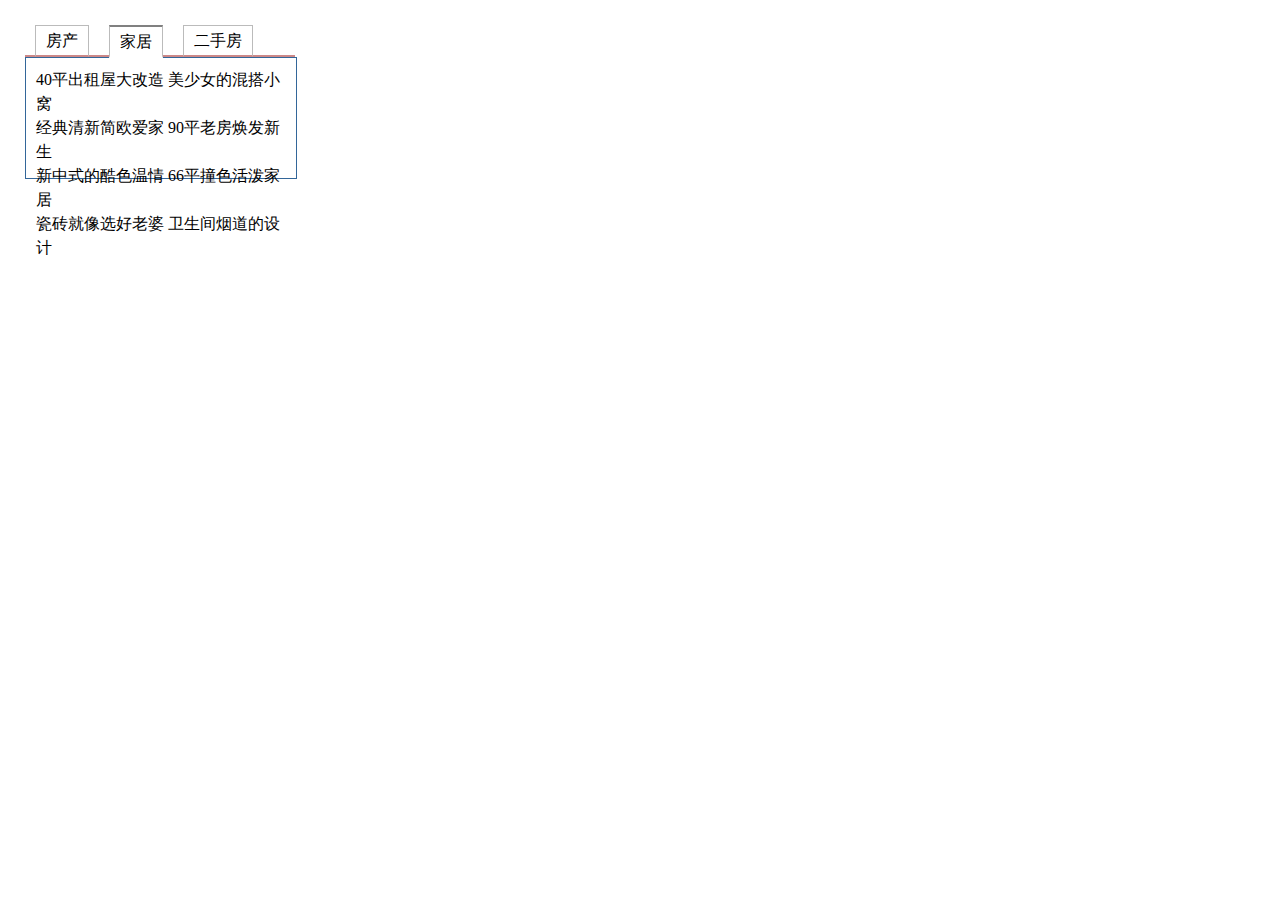
<file: liansgshenghua_Summer-Task/任务二/选项卡测试.html>
<!DOCTYPE html>
<meta charset="utf-8">
<html>
    <head>
            <style type="text/css">
                /* CSS样式制作 */  
                 *{padding:0px; margin:0px;}
                  a{ text-decoration:none; color:black;}
                  a:hover{text-decoration:none; color:#336699;}
                   #tab{width:270px; padding:5px;height:150px;margin:20px;}
                   #tab ul{list-style:none; display:;height:30px;line-height:30px;
                        border-bottom:2px #C88 solid;}
                   #tab ul li{background:#FFF;cursor:pointer;float:left;
                    list-style:none height:29px; line-height:29px;padding:0px 10px;
                    margin:0px 10px; border:1px solid #BBB; border-bottom:2px solid #C88;}
                   #tab ul li.on{border-top:2px solid gray; border-bottom:2px solid #FFF;}
                   #tab div{height:100px;width:250px; line-height:24px;border-top:none;  
                            padding:1px; border:1px solid #336699;padding:10px;}
                   .hide{display:none;}
                </style>
                <script type="text/javascript">
                    // JS实现选项卡切换
                    window.onload = function(){
                    var myTab = document.getElementById("tab");    //整个div
                    var myUl = myTab.getElementsByTagName("ul")[0];//一个节点
                    var myLi = myUl.getElementsByTagName("li");    //数组
                    var myDiv = myTab.getElementsByTagName("div"); //数组
                
                    for(var i = 0; i<myLi.length;i++){
                        myLi[i].index = i;
                        myLi[i].onclick = function(){
                            for(var j = 0; j < myLi.length; j++){
                                myLi[j].className="off";
                                myDiv[j].className = "hide";
                            }
                            this.className = "on";
                            myDiv[this.index].className = "show";
                        }
                      }
                    }
                    </script>
    </head>
    <body>
        <div>
                <div id = "tab">
                        <ul>
                        <li class="off">房产</li>
                        <li class="on">家居</li>
                        <li class="off">二手房</li>
                        </ul>
                    <div id="firstPage" class="hide">
                            <a href = "#">275万购昌平邻铁三居 总价20万买一居</a><br/>
                            <a href = "#">200万内购五环三居 140万安家东三环</a><br/>
                            <a href = "#">北京首现零首付楼盘 53万购东5环50平</a><br/>
                            <a href = "#">京楼盘直降5000 中信府 公园楼王现房</a><br/>
                    </div>
                    <div id="secondPage" class="show">
                            <a href = "#">40平出租屋大改造 美少女的混搭小窝</a><br/>
                            <a href = "#">经典清新简欧爱家 90平老房焕发新生</a><br/>
                            <a href = "#">新中式的酷色温情 66平撞色活泼家居</a><br/>
                            <a href = "#">瓷砖就像选好老婆 卫生间烟道的设计</a><br/>
                    </div>
                    <div id="thirdPage" class = "hide">
                            <a href = "#">通州豪华3居260万 二环稀缺2居250w甩</a><br/>
                            <a href = "#">西3环通透2居290万 130万2居限量抢购</a><br/>
                            <a href = "#">黄城根小学学区仅260万 121平70万抛!</a><br/>
                            <a href = "#">独家别墅280万 苏州桥2居优惠价248万</a><br/>
                    </div>
                </div>

        </div>
    </body>
</html>
</file>
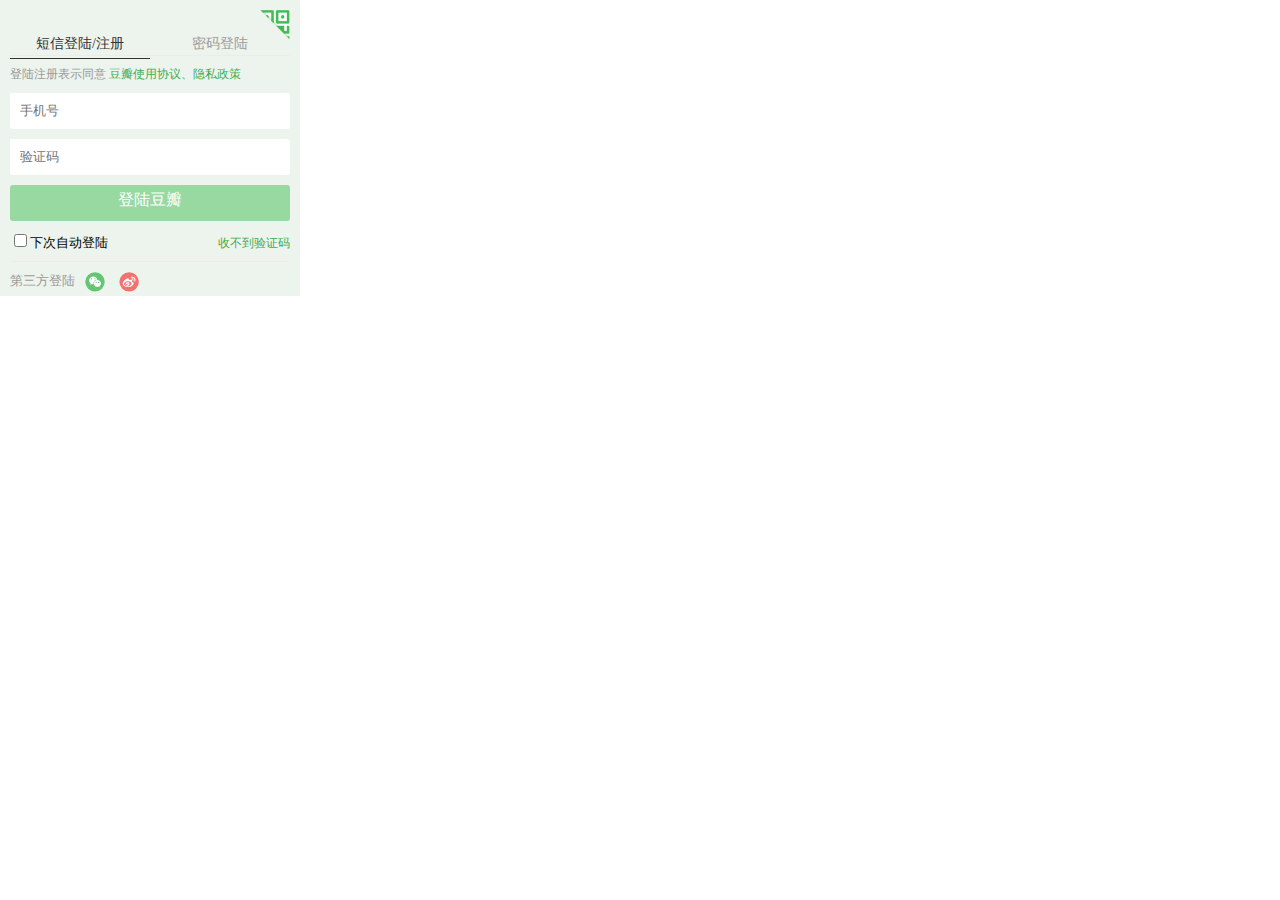
<file: task2/html/login.html>
<!DOCTYPE html>
<html lang="en">
    <head>
        <meta charset="UTF-8">
        <link rel="stylesheet" type="text/css" href="../css/standard.css">
        <style>
            body{overflow: hidden;}
            .login_wrap{width: 300px; height: 296px; padding: 30px 10px 10px;box-sizing: border-box; position: relative;}
            .login_wrap .tabs{margin-bottom: 10px;}
            .login_wrap .tabs .tabs-start{text-align: center;height: 25px;border-bottom: 1px solid #ececec;cursor: pointer;color: #9B9B9B;}
            .login_wrap .tabs .tabs-start li{width: 50%;float: left;font-size:14px;padding:5px 0;}
            .login_wrap .tabs .tabs-quick{font-size: 14px;font-weight:bold;border-bottom:1px solid #ececec;height: 25px; cursor: pointer;}
            .login_wrap .tabs .switch{position: absolute;top: 10px;right: 10px;cursor: pointer;}
            .login_wrap .tabs .switch .quick{background:url(../images/quick.png);background-size: 30px}
            .login_wrap .tabs .switch .start{background: url(../images/start.png);background-size: 30px;}
            .login_wrap .tabs .switch a{width: 30px;height: 30px;position: relative;}
            
            .login_wrap .login-start input{outline: none;border: 0;background-color: #ffffff;padding-left:5px;display: inline-block;padding: 10px;}
            .login_wrap .login-start div{margin-top:10px;height: 36px;border-radius: 3px;}
            .login_wrap .login-start .logined{background-color: rgba(66,189,86,.5);color:#ffffff;text-align: center;}
            .login_wrap .login-start .logined a{padding-top:5px;display: block;}
            .login_wrap .login-start .verification-code,.telephone{background-color: #ffffff;}
            .login_wrap .login-start .remember {border-bottom: 1px solid #ececec;height: 30px;}
            .login_wrap .login-start .remember .auto {float: left;}
            .login_wrap .login-start .remember .auth-code{cursor:pointer;font-size:12px;color:#41AC52;float:right;padding-top:4px;}
            .login_wrap .login-start .remember p label{font-size: 13px;}
            .login_wrap .login-start .login_other p {font-size: 13px;color:#9B9B9B;display: block;float: left;}
            .login_wrap .login-start .login_other img {width: 20px;height: 20px;margin-left: 10px;}
            .login_wrap .login-start .login_other img{display: inline-block;cursor: pointer;}

            .login_wrap .login-quick img{display: block;margin: 0 auto;width: 170px;height: 170px;margin-top: 15px;}
            .login_wrap .login-quick p {display: inline-block;padding: 3px 20px;margin-top: 10px;margin-left: 32px;border-radius: 12px;background-color: rgba(0,0,0,.08);color: #494949;}
            
            .hidden{display: none;}
            .on {display: block;}
            .black{color:#333333;border-bottom: 1px solid #333333;}
            .login_scar {position: absolute;top: 5px;margin-left: -120px;font-size: 13px;color: #9B9B9B;padding: 2px 5px;background-color:rgba(226, 226, 226, 0.361);border: 1px solid rgba(66,189,86,.5);border-radius: 3px;}
        </style>

    </head>
    <body>
        <div style="background-color: #edf4ed" class="login_wrap">
            <div class="tabs">
                <ul class="tabs-start clear" id="login_start">
                    <li id="login_note">短信登陆/注册</li>
                    <li id="login_password">密码登陆</li>
                </ul>
                <ul class="tabs-quick" id="login_quick">
                    <li>二维码登录</li>
                </ul>
                <div class="switch">
                    <a class="quick on" id="switch-to-quick" onmouseover="mOver1()" onmouseout="mOut1()"></a>
                    <a class="start" id="switch-to-start" onmouseover="mOver2()" onmouseout="mOut2()"></a>
                </div>
            </div>

            <div class="login-start" id="start">
                <p style="color:#9B9B9B;font-size:12px;" id="title_text" class="clear">登陆注册表示同意<span style="color:#41AC52;margin-left:3px;cursor: pointer;">豆瓣使用协议、隐私政策</span></p>
                <div class="telephone">
                    <input placeholder="手机号" id="input_top">
                </div>
                <div class="verification-code">
                    <input placeholder="验证码" id="input_bottom">
                </div>
                <div class="logined">
                    <a>登陆豆瓣</a>
                </div>
                <div class="remember">
                    <p class="auto"><input type="checkbox" id="auto_login"><label for="auto_login">下次自动登陆</label></p>
                    <p class="auth-code" id="auto_text">收不到验证码</p>
                </div>
                
                <div class="login_other">
                    <p>第三方登陆</p>
                    <img src="../images/weChat.svg">
                    <img src="../images/weibo.svg">
                </div>
            </div>

            <div class="login-quick" id="quick">
                <img src="../images/two-dimension-code.png">
                <p>请打开豆瓣客户端扫一扫</p>
            </div>

        </div>

        <script>
            let login_to_start = document.querySelector('#switch-to-quick');
            let login_to_quick = document.querySelector('#switch-to-start');
            let login_start = document.querySelector('#login_start');
            let login_quick = document.querySelector('#login_quick');
            let start = document.querySelector('#start');
            let quick = document.querySelector('#quick');
            let note = document.querySelector('#login_note');
            let password = document.querySelector('#login_password');
            let text1 = document.getElementById('title_text');
            let text2 = document.getElementById('auto_text');
            let input1 = document.getElementById('input_top');
            let input2 = document.getElementById('input_bottom');

            login_quick.classList.toggle("hidden");
            quick.classList.toggle("hidden");
            note.classList.toggle("black");

            password.onclick = function() {
                note.removeAttribute("class");
                password.setAttribute("class", "black");
                text1.innerHTML = `<span style="color:#41AC52;text-align:right;float:right;">找回密码</span>`;
                text2.innerHTML = `海外手机登录`;
                input1.setAttribute("placeholder", "手机号 / 邮箱");
                input2.setAttribute("placeholder", "密码");
            }

            note.onclick = function() {
                password.removeAttribute("class");
                note.setAttribute("class", "black");
                text1.innerHTML = `登陆注册表示同意<span style="color:#41AC52;margin-left:3px;cursor: pointer;">豆瓣使用协议、隐私政策</span>`;
                text2.innerHTML = `收不到验证码`;
                input1.setAttribute("placeholder", "手机号");
                input2.setAttribute("placeholder", "验证码");
            }

            login_to_start.onclick = function() {
                login_to_quick.classList.toggle("on");
                login_to_start.classList.toggle("on");
                login_start.classList.toggle("hidden");
                login_quick.classList.toggle("hidden");
                quick.classList.toggle("hidden");
                start.classList.toggle("hidden");
            }

            login_to_quick.onclick = function() {
                login_to_quick.classList.toggle("on");
                login_to_start.classList.toggle("on");
                login_start.classList.toggle("hidden");
                login_quick.classList.toggle("hidden");
                quick.classList.toggle("hidden");
                start.classList.toggle("hidden");
            }

            function mOver1() {
                login_to_start.innerHTML = `<div class="login_scar">扫码登陆</div>`;
            }

            function mOut1() {
                login_to_start.innerHTML = ``;
            }

            function mOver2() {
                login_to_quick.innerHTML = `<div class="login_scar">短信登陆 / 注册</div>`;
            }

            function mOut2() {
                login_to_quick.innerHTML = ``;
            }
        </script>
    </body>
</html>
</file>
<file: task_1/style/css.css>
body,ul,ol,p,h1,h2,h3,h4,h5{margin: 0;font-family: Arial, Helvetica, sans-serif}
ul{padding-left: 0}
li{list-style: none}
img{border: none}
a{text-decoration: none}
a:hover{text-decoration: underline}
body{background: #fff url(../images/top_bgimg.png) repeat-x;margin: 0;}

.clear{zoom: 1;}
.clear:after{content:'';display: block;clear: both;}

#top{width: 960px;height: 30px;margin: 0 auto}

.top_menu{float: left;}
.top_menu li{float: left;background: url(../images/dian.png) no-repeat right 2px;font-size: 13px;line-height: 30px;padding-right: 25px;margin-left: 15px;}
.top_menu a{color:#c0c0c0}
.top_menu a:hover{color:#fff;}
.top_menu .no_dot{background: none;padding: 0;margin: 0}

.top_bar{float: right;}
.top_bar li{float: left;height: 30px;color:#fff;font-weight: bold;font-size: 13px;line-height: 30px;}
.top_bar .phone{padding:0 38px 0 38px;}
.top_bar .help{padding:0 38px 0 38px;}
.top_bar .help a{color:#fff;}
.top_bar .space{margin-right:12px;}

#header{width: 960px;height: 100px;margin: 0 auto;position: relative;background: url(../images/header_bg.png)}
#shopping {width: 260px;height: 100px;background: url(../images/shopping_bg.png) no-repeat;position: relative;}
#shopping p{color:#f7f7f7; font-size: 20px;font-family: Arial, Helvetica, sans-serif;padding: 30px 0 0 84px;}
#shopping a{display: block;width: 114px;height: 23px;background: url(../images/shopping_bg.png) no-repeat 0 -100px;position: absolute;top: 63px;left: 104px;font-size: 15px;color:#ffc200;text-decoration: none; font-weight: bold;text-align: center;line-height: 23px;}
#shopping a:hover{color:#ffe388;}

#header h1{width: 236px;position: absolute;top: 0;left: 50%;margin-left: -118px;}

#header .search{top: 34px;right: 0;}

.search{width: 292px;height: 31px;background: url(../images/search.png) no-repeat;position: absolute;}
.search .text{position: absolute;top: 0;left: 20px;width: 230px;height: 30px;background: none;border: none;font-size: 13px;color:#666;outline: none;}
.search .btn{position: absolute;top: 0;right: 0;;width: 42px;height: 30px;background: none;border: 0;}

#nav{height: 44px;width: 960px;margin: 0 auto;padding-top: 8px;}
#nav li{float: left;height: 28px;margin-right: 2px;}
#nav a{float: left;height: 28px;color: #fff;font-size: 16px;font-weight: normal;font-family: Arial, Helvetica, sans-serif;line-height: 28px;}
#nav strong{float: left;height: 28px;}
#nav span{float: left;height: 28px;padding: 0 16px;}

#nav a:hover,#nav .active a{background: url() repeat-x 0 -56px;}
#nav a:hover strong,#nav .active strong{background: url() no-repeat;}
#nav a:hover span,#nav .active span{background: url() no-repeat right -28px;}

#content{margin: 0;}
#content_top{width: 980px; margin: 14px auto 0 auto;background-color: #fff;box-shadow:0 0 10px 5px #666;border-radius: 25px;}

#ad{width: 940px;height: 300px;position: relative;margin: 0 auto;}
#ad img{width: 960px;height: 300px;margin-left: -10px;}
#ad ul{position: absolute;top: 0;left: 0;z-index: 1;}
#ad li{position: absolute;top: 0;left: 0;}
#ad h2{position: absolute;left: 0;bottom: 8px;z-index: 3;width: 268px;text-align: center;color:#ffc600;font-size: 25px;}
#ad p{position: absolute;left: 268px;bottom: 7px;z-index: 3;color: #fcc;font-size: 13px;font-family: Arial, Helvetica, sans-serif;line-height: 16px;width: 630px;}
#ad .bg{width: 940px;height: 52px;background:#000;opacity: 0.8;position: absolute;left: 0;bottom: 0;z-index: 2;}

#main{width: 942px;margin: 0 auto;padding-top: 30px;}
#side{width: 209px;float: left;}
#wrap{width: 706px;float: right}

.clear{zoom: 1;}
.clear:after{content:'';display: block;clear: both;}

.module_menu{width: 210px;border-radius: 10px;background-color: #ffeeb7;margin: 0 0 15px 0;padding-bottom: 15px;border: 1px solid #f3dc94;}
.module_menu h4{line-height: 30px;border-bottom: 1px solid #fff;color: #fff;background-color: #ce2a27;text-align: center;border-radius:10px 10px 0 0}

.list{margin: 0 8px;}
.list a{display: block;height: 27px;line-height: 27px;border-bottom: 1px solid #fff;color: #434343;text-decoration: none;font-weight: bold;font-size: 12px;padding-left: 32px;}
.list a:hover{border-bottom: 1px solid #b20e00;color:#b20e00;background-color: #fae191}

.mudule_join{width: 210px;background-color: #f5f5f2;border-radius: 10px;border: 1px solid #e8e8e3;}

.Join_form{width: 180px;margin: 0 auto;}
.Join_form p{font-size: 15px;line-height: 18px;color:#666;margin: 12px auto;width: 180px;}
.Join_form .text{margin-bottom: 12px;}
.Join_form .btn{width: 88px;height: 25px;margin-left: 40px;margin-bottom: 14px;background-color: #fd5e5e;color:#fff;font-size: 16px;font-weight: bold;border: 1px solid #fd5e5e;border-radius: 5px;}

.Join_list li{color:#434343;height:50px;border-top: 2px solid #fff;font-size: 14px;}
.Join_list span{display: block;line-height: 16px;margin: 9px 0 9px 55px;} 
.Join_list li img{float: left;margin-top: 6px;}

.ads{width: 210px;margin: 20px 0 20px 0;}

#wrap{width: 706px;height: 690px;}

#sort{width: 706px;height: 30px;padding-top: 5px;}
#sort select,h5{float: left;}
#sort h5{color: #747474;}
#sort span{color: #b20e00;}
#sort select{margin: 0 3px;padding: 0 5px;}
#sort .right{float: right;color: #999999}

#our_product{width: 706px;height: 640px;border-bottom: 1px solid #cdcdc8;}
#our_product h3{line-height: 46px;color: #666666;}
#our_product .images li{float: left;margin: 0 15px 30px 0;}
#our_product .images img{width: 156px;height: 116px;}
#our_product .images h4{color: #666666;}
#our_product .images h5{color: #333333;}
#our_product .images span{color: #c35d58}
#our_product .count {float: left;margin:0;width: 706px;}
#our_product .count div{width: 706px;margin:0 auto}
#our_product .count li{float: left;}
#our_product .select {font-size: 0.8rem;float: left;position: relative;left: 50%;}
#our_product .select ul{margin: 0 auto;float: left;position: relative;left: -50%;}
#our_product .select li{float: left;display: block;color:#c35d58;width: 25px;height: 25px;text-align: center;line-height: 25px}
#our_product .select li:hover{background-color: #c35d58;color:#ffffff;}
#our_product .select li a:hover{text-decoration: none;}

#product{position: relative;}
#product h3{color: #666666;line-height: 26px;margin:14px 0 10px 0;}
#product img{position: absolute;}
#product_content{width: 690px;height: 180px;border-radius: 5px;box-shadow: 0 0 5px 5px #e8e8e8;border: 1px solid #c0c0c0;}
#product_content ul{margin-left: 40px;}
#product_content li{float: left;margin: 24px 30px 0 30px;}
#product_content img{display: block;}
#product_content p{width: 147px;font-size: 12px;color: #660000;margin-top: 110px;text-align: center}

#left{top: 110px;left: -1vw;}
#right{top: 110px;right: 0;}

#footer{background: url(../images/footer_bg.png) repeat-x;height: 303px;margin: 0;}
#footer .search{margin: 15px 0 0 750px}

#footer1{height: 60px;margin:0;float: left;padding-left: 260px;}
#footer1 img,p{float: left;color: #cbcbcb}
#footer1 p{padding:20px 5px;line-height: 25px;}
#footer1 img{margin-left: 30px;}

#footer2{height: 242px;margin: 0px auto;position: relative;padding-top: 60px;}
#footer2_content{width:960px;height:203px;margin: 30px auto 0 auto;}
#footer2_content ul{float: left}
#footer2_content li{line-height: 20px;color: #cfcfcf;}
#footer2_content .title{color: #ffffff;font-weight: bold;}
#footer2_content .categorie,.information,.social,.contact{padding-left: 50px;}
#footer2_content .company{width: 100px;}
#footer2_content .categorie{width: 180px;}
#footer2_content .information{width: 126px;}
#footer2_content .social{width: 126px;}
#footer2_content .contact{width: 200px;}
</file>
<file: liansgshenghua_Summer-Task/任务二/index.css>
body {
    margin:0px;
    
    padding: 0px;
    padding-top:30px;

font: 12px Helvetica,Arial,sans-serif;
}
html{
    color: #111;
}
#annoy-nav{
    width:950px;
    margin:0px auto;
    background-position: 0px 0px;
    margin-bottom: 25px;
   
}
ul {
    list-style: none;
}

#annoy-nav-links li{
    display: inline-block;
    margin:0 0 0 17px;
    background-position: 0px 0px;
}
#annoy-nav-links a{
   
   
}
#annoy-nav-links{
    float: right;

}
#annoy-nav h1{
    display: inline-block;
    vertical-align: middle;
    width: 160px;
    height: 34px;
    margin: 0 18px 0 0;
    padding: 0;
    font-size: 12px;
    font-weight: normal;
    cursor: pointer;
    caret-color: transparent;
    background: url(image/db.png) no-repeat 0 0;
}
.Ink-book{
    background: transparent url(image/nav_logo.png) no-repeat;
    background-position: 0 0;
}
.Ink-movie{
    background: transparent url(image/nav_logo.png) no-repeat;
    background-position: -60px 0;

}
.Ink-music{
    background: transparent url(image/nav_logo.png) no-repeat;
    background-position: -120px 0;
}
.Ink-group{
    background: transparent url(image/nav_logo.png) no-repeat;
    background-position: -180px 0;
}
.Ink-events{

    background: transparent url(image/nav_logo.png) no-repeat;
    background-position: -299px 0;
}
.Ink-fm{
    background: transparent url(image/nav_logo.png) no-repeat;
    background-position: -241px 0;
}

.Ink-market{
    background: transparent url(image/nav_logo.png) no-repeat;
    background-position: -421px 0;
    width: 42px;
}
.Ink-time{
    background: url(image/sj.png) no-repeat 100% 100%;
}
#annoy-nav #annoy-nav-links li a{
    display: inline-block;
    height: 20px;
    width: 40px;
    color: transparent;
    
}
.annoy-srh{
    width: 270px;
    height: 30px;
    border: 1px solid #c3c3c3;
    position: relative;
    display: inline-block;
    vertical-align: middle;
    padding-bottom: 0px;
    margin-top: 8px;



}
.inp{
    height: 30px;
    display: block;
    overflow: hidden;
    
}
.inp input{
    width: 240px;
    height: 20px; 
    border: none;
    padding: 5px;
    margin-right:3px;
    line-height: 1.62;
    font-size: 13px;
    vertical-align: middle;
    
}
.bn{
    height:30px;
    width: 30px;
    display: inline-block;
    overflow: hidden;
    position:absolute;
    top: 0px;
    right: 0px;
    background: url(image/bn.png) 50% 50% no-repeat;
}
.bn input{
    background: transparent;
    color: transparent;
    height: 30px;
    width:30px;
    font-size: 0px;   
    caret-color: transparent;
    cursor: pointer;
}
input{
    margin-right: 3px;
    vertical-align: middle;
    
    
}
.annoy-srh input{
    border:none;
}







#annoy-reg-new{
    
    background-size:contain;
    background-position: calc(50% - 305px) top;

    background-repeat: no-repeat;

    background-color: #edf4ed;
}
.wrapper{
    position: relative;
    padding: 0 0 4px;
    overflow: visible;
    width: 950px;
    height: 300px;
    margin: 0 auto;
}
.wrapper .app{
    z-index: 2;

}
.app{
    position: absolute;
    width: 149px;
    height: 120px;
    top: 0px;
    bottom: 0px;
    margin: auto 0 auto 475px;
}
.app-title{
    margin: 7px 0 23px 0px;
    font-size: 25px;
    color: #111;
    line-height: 24px;


}
.lnk-app{
    display: inline-block;
    padding: 9px 21px;
    margin-right: 0px;
    vertical-align: top;
    border-radius: 2px;
    font-size: 12px;
    line-height: 1;
    background: #00B51D;
    color:#FFF;
    text-decoration: none;
}
 .lnk-qr{
    
    display:inline-block;
}
.app-qr{
    
    display:inline-block;
}
.lnk-qr img{
    border: 1px solid #48aa0d;
    border-radius: 2px;
}
.login{
    float: right;
    /* height: 296px; */
    max-width:300px;
    min-width: 200px;
    padding: 30px 10px 10px;
    overflow: hidden;
    background: transparent;
    position: relative;
}
ul.tab-start{
    padding: 0px;
    width: 280px;
    height: 27px;
    margin-bottom: 4px;
}
.account-phone{
    display: inline-block;
    padding-bottom:4px;
    width: 48%;
    font-size: 13px;
    border-bottom:1px solid #494949;
    font-weight: 600;
    color: #333;
    text-align: center;
    cursor: pointer;


}
#account-start{
    height: 190px;
}
.account-ma{
    position: absolute;
    display:block;
    top: 16px;
    right:  0px;
    border: none;
}
.start1-top{
    color: #9b9b9b;
}
.start1-top a{
    color:#41ac52;
    text-decoration: none;
}
.start1-body1 input{
    width: 178px;
    height: 16px;
    padding: 8px 40px 8px 60px;
    margin-right: 0px;
    border: none;
}
.start1-body1{
    /* width: 280px;
    height: 34px; */
    /* padding: 8px 40px 8px 60px; */
    margin-top: 10px;
    position: relative;
    border:1px solid #e4e6e5; 

}
.start1-body1-code{
    position: absolute;
    width: 50px;
    height: 35px;
    line-height: 35px;
    text-align: center;
    font-weight: bolder;
    font-size: 15px;
    overflow: hidden;
    top: 1px;
    left: 1px;
}
.start1-body1-code::after{
    content:"";
    height: 22px;
    width: 0px;
    top:5px;
    right: 1px;
    position: absolute;
    border-right: 1px solid #e4e6e5;
}

.start1-body2{
    margin-top: 8px;
    position: relative;
    border:1px solid #e4e6e5; 
}
.start1-body2 input{
    width: 178px;
    height: 16px;
    padding: 8px 10px 8px 10px;
    margin-right: 0px;
    border: none;
}
.start1-body2-code{
    position: absolute;
    top: 0px;
    right:1px;
    padding: 0 10px;
    background-color: #fff;
}
.start1-body2-code a{
    text-decoration: none;
    color: #00B51D;
    line-height: 32px;
    cursor: pointer;
    font-size: 14px;

}
.start1-body3{
    position: relative;
    width: 280px;
    margin-top:10px;


}
.start1-body3 a{
    height: 34px;
    line-height: 34px;
    font-weight: 400;
    font-size: 15px;
    display: block;
    border-radius: 3px;
    text-align: center;
    color: #fff;
    background-color: rgba(66,189,86,.5);
}
a{
    text-decoration: none;
}
.start1-body4{
    position: relative;
}
.start1-body4-p1{
    display: inline-block;
    margin: 0px;
    padding: 10px 0px;
    float: right;

}
.start1-body4-p1 a{
    color: #41ac52;
    cursor: pointer;
    font-size: 14px;
}
.start1-body4-p2{
    display: inline-block;
    margin: 0px;
    padding: 10px 0px;
    font-size: 14px;

}
.start1-body4-p2 label{
   margin-left: 12px;
}

.start2-top{
    color: #9b9b9b;
    text-align: right;
}
.start2-top a{
    color:#41ac52;
    text-decoration: none;
}
.start2-body1 input{
    width: 178px;
    height: 16px;
    padding: 8px 90px 8px 10px;
    margin-right: 0px;
    border: none;
}
.start2-body1{
    /* width: 280px;
    height: 34px; */
    /* padding: 8px 40px 8px 60px; */
    margin-top: 10px;
    position: relative;
    border:1px solid #e4e6e5; 

}
.start2-body1-code{
    position: absolute;
    width: 50px;
    height: 35px;
    line-height: 35px;
    text-align: center;
    font-weight: bolder;
    font-size: 15px;
    overflow: hidden;
    top: 1px;
    left: 1px;
}
.start2-body2{
    margin-top: 8px;
    position: relative;
    border:1px solid #e4e6e5; 
}
.start2-body2 input{
    width: 258px;
    height: 16px;
    padding: 8px 10px 8px 10px;
    margin-right: 0px;
    border: none;
}
.start2-body2-code{
    position: absolute;
    top: 0px;
    right:1px;
    padding: 0 10px;
    background-color: #fff;
}
.start2-body2-code a{
    text-decoration: none;
    color: #00B51D;
    line-height: 32px;
    cursor: pointer;
    font-size: 14px;

}
.start2-body3{
    position: relative;
    width: 280px;
    margin-top:10px;


}
.start2-body3 a{
    height: 34px;
    line-height: 34px;
    font-weight: 400;
    font-size: 15px;
    display: block;
    border-radius: 3px;
    text-align: center;
    color: #fff;
    background-color: rgba(66,189,86,.5);
}
a{
    text-decoration: none;
}
.start2-body4{
    position: relative;
}
.start2-body4-p1{
    display: inline-block;
    margin: 0px;
    padding: 10px 0px;
    float: right;

}
.start2-body4-p1 a{
    color: #41ac52;
    cursor: pointer;
    font-size: 14px;
}
.start2-body4-p2{
    display: inline-block;
    margin: 0px;
    padding: 10px 0px;
    font-size: 14px;

}
.start2-body4-p2 label{
   margin-left: 12px;
}
.start2{
    display: none;
}
.account-ma{
    cursor: pointer;
}
.start3{
    display: none;
    height: 200px;
}
.start3-bottom p{
    border-radius: 12px;
margin-top: 10px;
padding: 3px 20px;
color: #494949;
background-color: rgba(0,0,0,.08);
background-image: none;
z-index: 99;
}
.star3-top{
    color: #333;
font-weight: 600;
text-align: left;
font-size: 13px;
}
li{
    display: ;
}
.account-account{
    display: inline-block;
    padding-bottom:4px;
    width: 48%;
    font-size: 13px;
   
    font-weight: 600;
    color: #9b9b9b;
    text-align: center;
    cursor: pointer;
}
.active{
    display: inline-block;
    padding-bottom:4px;
    width: 49%;
    font-size: 13px;
    border-bottom:1px solid #494949;
    font-weight: 600;
    color: #333;
    text-align: center;
    cursor: pointer;
}
.li-1{
    display: inline;
}
.li-2{
    display: inline;
}
#wx-icon{
    display:inline-block;
    height: 22px;
    width: 22px;
    margin: 0px 0px 0px 12px;
    background: url(image/wx.png) no-repeat;
    background-size:22px 22px;
}
#wb-icon{
    display:inline-block;
    height: 22px;
    width: 22px;
    margin: 0px 0px 0px 12px;
    background: url(image/wb.png) no-repeat;
    background-size:22px 22px;
}
.account-tabs{
    display: block;
}
.account-footer{
    width:250px;
    position: relative;
    border-top: 1px solid #ddd;
    padding-top: 7px;
    display: block;
}
.account-footer-icon{
    display: inline-block;
    vertical-align: middle;
}
.account-footer-1{
    height: 26.4px;
    line-height: 26.4px;
    top:1px;
    display: inline-block;
    color: #9b9b9b;
    font-size: 11px;
    vertical-align: middle;
   
}
#anony-sns{
margin-top: 45px;
margin-bottom:130px; 
}
.wrapper2{
    width: 950px;
    margin: 0 auto;
}
.side{
    float:right;
    width: 265px;
    margin-left:30px;
    overflow: hidden;
}
h2{
    font: 15px Arial, Helvetica, sans-serif;
    line-height: normal;
    color: #072;
    /* margin: 0 0 12px 0; */
    line-height: 150%;
}
h2 a{
    color:#37a;
}
 a:hover{
    color: #fff;
    background: #37a;
    text-decoration: none;
}
.rec_topics a:hover{
    color: #fff;
    background: #37a;
    text-decoration: none;
}
.rec_topics span:hover{
    color: #aaaaaa;
    background: transparent;
}
.rec_topics a{
    color:#37a;
    font-size: 14px;
    
    
}
.p1 a{
    font-size: 12px;
}
.rec_topics span{
    margin-top: 5px;
}
.rec_topics_subtitle{
    display: block;
    margin-bottom: 15px;
    font-size: 13px;
    line-height: 1;
    color: #aaaaaa;
    white-space: nowrap;
    overflow: hidden;
    text-overflow: ellipsis;
}
.main{
    overflow: hidden;
}
.mod
{
    overflow: hidden;
}
.albums{
    display: inline-block;
    overflow: hidden;
    float: left;
    width: 370px;
    color: #999;
}
.albums ul{
    padding: 0px;
    margin: 0px;
}
.albums li{
    display: inline-block;
}
.notes{
    display: inline-block;
    width: 275px;
    float: right;
}
.notes ul{
    padding: 0px;
}
.albums a{
    color:#37a;
}
.albums a:hover{
    color: #fff;
    background: #37a;
}
.pic a:hover{
    color: transparent;
    background: transparent;
}
.pic{
    height: 170px;
    width: 170px;
    margin-right:7px; 
    margin-top:10px;
}
.notes li{
    margin-top: 15px;
}
.notes li a{
    color:#37a;
    
}
.notes li a:hover{
    color: #fff;
    background: #37a;
   
}
.author{
    color: #999;

}
.first p{
    color: #666;
    margin: 0px;
}
.annoy-time{
    padding-top:40px;
    padding-block: 20px;
    background: #f7f7f7;
}
.sidenav{
    display: inline-block;
    float: left;
    overflow: hidden;
}
.main2{
    display: inline-block;
    overflow: hidden;
    margin-left: 20px;
    margin-top: 15px;
    width: 830px;
}
.main2 li img{
    width: 100px;
    height: 141px;
}
.main2 ul{
    padding: 0px;
}
.main2 li{
    display: inline-block;
    width: 100px;
    vertical-align: top;
    text-align: center;
    margin-bottom:30px;
    margin-right: 60px; 
}
.section-title{
    color: #494949;
    font-size: 24px;
}
.section-title a{
    color: #494949;
}
.section-title a:hover{
    color: #FFF;
}
.title{
    color: #333333;
    font-size: 13px;
    /* display: block; */
    margin-top: 10px;
    margin-bottom: 10px;
}
/* .title:hover{
    background: transparent;
    color: 
} */
.cover{
    display: block;
    margin-bottom: 10px;
}
.type{
    display: block;

    margin-top: 10px;
     color: #999999;
}
.video-cover a{
    display: block;
    width: 250px;
    height: 140px;;

}
.video-list li{
    display: inline-block;
}
.video-cover{
    margin-bottom:10px; 
}
.main3{
display: inline-block;
margin-top: 15px;
margin-left: 70px;
}
.main3 ul{
    padding:0px;
    height: 191px;
}
.main3 li{
    width: 250px;
    height: 191px;
    vertical-align: top;
    margin-right: 25px;
}
.video-title{
    font-size: 13px;
    color: #494949;
}

/* a.video-a:before{
    content: '';
position: absolute;
top: 0;
left: 0;
right: 0;
bottom: 0;
margin: auto;
background-color: transparent;
background-image: -webkit-linear-gradient(top, transparent,rgba(0,0,0,0.25));
background-image: linear-gradient(to bottom,transparent,rgba(0,0,0,0.25));
}
a.video-a:after{
    content: '';
position: absolute;
top: 0;
left: 0;
right: 0;
bottom: 0;
margin: auto;
background: url(image/play.png)
} */
ul{
    padding: 0px;
}
.wrapper4{
    width: 950px;
    margin: 0 auto;
}
.annoy-movie{
    padding-top: 20px;
    background: #f7f7f7;
    padding-bottom: 30px;
}
a.movie-a{
color: #37a;
}
#side-links li {
    margin-top: 10px;
}
#side-links li a{
    color: #37a;
}
#side-links li a:hover{
    background: #37a;
    color: #fff;
}
.tags li{
display: inline-block;
margin-top:5px;
width: 48px;
}
.tags li a{
    color: #37a;
}
.tags li a:hover{
    background: #37a;
    color: #fff;
}
ol{
    padding: 0px;
    margin-left: 15px;
    
}
ol li{
    padding-left: 7px;
    margin-bottom:8px;
    padding-bottom:7px;
    list-style-type: decimal;
    
    border-bottom: 1px solid #eaeaea;
}
ol li a{
    color: #37a;
}
ol li a:hover{
    background: #37a;
    color: #fff;
}
.movie-list img{
    width: 100px;
    height: 141px;

}
/* .movie-list{
    margin-left: 130px;
} */
.movie-list li{
    display: inline-block;
    width: 132px;
    height: 224px;
}
.movie-list ul{
   
    width: 540px;
    height: 529px;
}
.pic1{
    margin: 0 auto;
    width: 100px;
    height: 141px;
    margin-bottom: 15px;

}
.title{
    text-align: center;
}
.title a{
   margin: 0px auto;
    color: black;
}
.title a:hover{
    background: #37a;
    color: #fff;
}
.allstart35{
    background: url(image/rating.png) no-repeat;
    display:inline-block;
    width: 55px;
height: 11px;
margin: 0 3px 0 0;
overflow: hidden;
background-position: 0 -44px;
margin-left: 30px;

}
.rating i{
    margin-left: 4px;
    color: #e09015;
}
.bn-ticket{
    background: #1c8bd0;
color: #fff;
text-decoration: none;
padding: 2px 10px;
border-radius: 2px;
display: inline-block;
vertical-align: middle;
margin-left: 35px;
}
.main5{
    width: 535px;
    margin-left: 120px;
}
.wrapper5{
    width: 950px;
    margin: 0px auto;
}
.side{
    display: inline-block;
}
.nav-anon{
    float: left;
    overflow: hidden;
}
.main4{
    padding-top: 13px;
    width: 565px;
    margin-left: 120px;
}
.pic2 img{
    width: 48px;
    height: 48px;
}
.pic2{
    width: 48px;
    height: 48px;
    display: inline-block;
    margin-bottom: 10px;
}
.group-list ul{
    margin-top: 0px;
}
.group-list li{
    width: 248px;
    display: inline-block;
    margin-top: 30px;
    margin-left: 18px;
}
.info{
display: inline-block;
text-align: left;
width: 185px;
font-size: 12px;
margin-left: 10px;
vertical-align: top;
}
.info i{
    margin-top: 5px;
    color: #999;
    display: block;
}
}
.title-group{
    font-size: 12px;
    margin-bottom: 5px;
}
.title-group a{
    color:#017a85;
}

.title-group a:hover{
    background: #017a85;
    color: #fff;
}
.group-cate{
    width: 265px;
    margin-bottom: 10px;
}
.cate-label{
    width: 100%;
    color:black;
}
.group-cate li{
    display: inline-block;
    margin-bottom: 5px;
    margin-left: 10px;
}
.group-cate a{
    color:#017a85;
}

.group-cate a:hover{
    background: #017a85;
    color: #fff;
}
.cate-label a{
    color:black;
}
.cate-label a:hover{
    background:#017a85;
    color: #fff;
}
.annoy-group{
    padding-top: 20px;
}
.book-links1 li{
    margin-top: 10px;
    font-size: 14px;
    

}
.annoy-book{
    background: #f7f7f7;
    padding-top: 20px;
}
.book-links1{
    margin-bottom:40px; 
}
.book-links1 a{
    color: #614e3c;
}
.book-links1 a:hover{
    background:#017a85;
    color: #fff;
}
.apps-list i{
   
    display: inline-block;
*display: inline;
*zoom: 1;
vertical-align: top;
width: 50px;
height: 50px;
background: url(image/app-icon.jpg) no-repeat;
webkit-border-radius: 10px;
-moz-border-radius: 10px;
border-radius: 10px;
-webkit-box-shadow: 1px 1px 2px #999;
-moz-box-shadow: 1px 1px 2px #999;
box-shadow: 1px 1px 2px #999;
}
.lnk-icon:hover{
background-color: transparent;
}
#douban:hover{
    background:#017a85;
    color: #fff;
}
#douban{
    display: block;
    margin-top: 3px;
    color: #614e3c;

}
.douban:hover{
    background:#017a85;
    color: #fff;
}
.douban{
    display: block;
    margin-top: 3px;
    color: #614e3c;
    width: 60px;
}
.book-list img{
    widows: 100px;
    height: 150px;
}
.mod3-book li{
    display: inline-block;
*display: inline;
zoom: 1;
width: 24%;
margin-top: 0px;
vertical-align: top;
text-align: center;
font-size: 12px;
letter-spacing: normal;
word-spacing: normal;
}
.main-book{
    width: 535px;
    margin-left: 130px;
}
.mod3-book h2{

}
.title-book a{
    color:#614e3c;

}
.title-book a:hover{
    color:white;
    
}
.author1{
    margin-top: 6px;
    color: black;
}
.bn-link{
    display: inline-block;
*display: inline;
zoom: 1;
vertical-align: middle;
padding: 2px 10px;
border-radius: 2px;
background: #999a95;
color: #fff;
}
.cate-label{

}
.book-cate li{
    display: inline-block;
    margin-left: 10px;
    color: #614e3c;
}
.cate-label_book{
    color: #999;
}
.apps-list{

}
.list-music span{
display: inline-block;
vertical-align: top;
}
.song-play{
    display: inline-block;
    margin-right: 10px;
}
.music-content{
    display: inline-block;
    vertical-align: top;
    }
.desc{
    margin-top: 4px;
    color: #999;
}
.music-content a{
    color:black;
}

.music-content a:hover{
    background:#017a85;
    color: #fff;
}
.list-music li{
    margin-top: 20px;
}
.main-music{
    width: 535px;
    margin-left: 130px;
}
.album-list li{
    display: inline-block;
    width: 128.5px;
    text-align: center;
    vertical-align: top;
    margin-top: 8px;
}
.album-list div{
    vertical-align: middle;
}
.music-pic{
    margin-bottom: 10px;
}
.album-list img{
    vertical-align: middle;
}
.album-list a{
    color: #555d53;
}
.album-list a:hover{
    background:#017a85;
    color: #fff;
}
.music-title{
    margin-bottom: 5px;
}
.artist{
    margin-bottom:5px; 
}
.programe-list li{
    display: inline-block;
    text-align: center;
    font-size: 10px;
    width: 131px;
    vertical-align: top;
    margin-top: 30px;
}
.music-mp{
    position: relative;
}
.programe-list i{
    position:absolute;
    display: block;
    width: 44px;
    height: 44px;
    top: 21px;
    right: 44px;

    background: url(image/music-player.png);
}

.annoy-market{
    margin-top: 40px;
    background-color: #f7f7f7;
    padding-top: 30px;
}
.main-market{
    margin-left: 130px;
    padding-top: 6px;
    width: 550px;
}
.market-li{
    display: inline-block;
    margin-right: 20px;
    font-size: 16px;
    margin-bottom: 30px;
}
.market-price{
   
    color: red;
    float: right;
}
.market-footer{margin-top: 10px;}
.market-footer a{
    color: #017a85;
}
.market-footer a:hover{
    background:#017a85;
    color: #fff;
}
.market-topic-footer{
    margin-top: 0px;
    padding-top: 5px;
}
.market-topic-footer a{
    color: #017a85;
}
.market-topic-footer a:hover{
    background:#017a85;
    color: #fff;
}
.main-events{
    margin-left: 130px;
    width: 535px;
    padding-top: 1px;
}
.section a{
    color: #ec5303;
    font-size: 24px;
}
.section a:hover{
    color: white;
}
.side-links li{
    color: #643;
    margin-top: 10px;
    font-size: 14px;
}
.events-cate li{
    display: inline;
    font-size: 14px;
    margin-right: 10px;
    
}
li.cate-label{
    display: block;
    width: 100%;
}

.events-cate a
{color: #643;}
.events-cate a:hover
{color: white;}
.events-list li{
    display: inline-block;
    width: 248px;
    height: 100px;
    margin-bottom: 40px;
    margin-right: 10px;
}
.event-pic,.event-info{
    display: inline-block;
    vertical-align: top;
   
}
.event-title a{
    color: #643;
}
.event-title a:hover{
    color: #fff;
}
.event-info div{
    color: #666;
}
.event-info{
    margin-left: 5px;
}
#ft{
    overflow: hidden;
    padding: 14px 0;
margin-top: 30px;
border-top: 1px dashed #dcdcdc;
color: #999;
}
#right{
    float: right;
}
#left{
    float: left;
}
#ft a{
    color: #37a;
text-decoration: none;
}
#ft a:hover{
    color: white;
text-decoration: none;
}
</file>
<file: fangxiong_task1/style/css.css>
/**/

body,
ul,
p,
h1,
h2,
h3,
h4,
dl,
dd,
form,
input,
textarea,
select {
    padding: 0;
    margin: 0;
    font-family: Arial;
}

li {
    list-style: none;
}

img {
    border: none;
}

a {
    text-decoration: none;
}

a:hover {
    text-decoration: underline;
}

body {
    background: #fff url(../images/body_bg.png) repeat-x;
}

#top {
    width: 960px;
    height: 30px;
    margin: 0 auto;
}

.top-menu {
    float: left;
}

.top-menu li {
    float: left;
    background: url(../images/top_ico.png) no-repeat right 14px;
    font-size: 13px;
    line-height: 30px;
    padding-right: 18px;
    margin-right: 15px;
}

.top-menu a {
    color: #c0c0c0;
}

.top-menu a:hover {
    color: #fff;
}

.top-menu .no-dot {
    background: none;
    padding: 0;
    margin: 0;
}

.top-bar {
    float: right;
}

.top-bar li {
    float: left;
    height: 30px;
    color: #fff;
    font-weight: bold;
    font-size: 13px;
    line-height: 30px;
}

.top-bar .phone {
    background: url(../images/top_ico.png) no-repeat 8px -13px;
    padding: 0 38px;
}

.top-bar .help {
    background: url(../images/top_ico.png) no-repeat 0 -43px;
    padding: 0 38px;
}

.top-bar .help a {
    color: #fff;
}

.top-bar .space {
    margin-right: 12px;
}

#header {
    width: 960px;
    height: 100px;
    margin: 0 auto;
    position: relative;
    background: url(../images/loge_bg.png) no-repeat;
}

#shopping {
    width: 260;
    height: 100px;
    background: url(../images/shopping_bg.png) no-repeat;
    position: relative;
}

#shopping p {
    color: #f7f7f7;
    font-size: 20px;
    font-family: Arial;
    padding: 30px 0 0 84px;
}

#shopping a {
    display: block;
    width: 114px;
    height: 23px;
    background: url(../images/shopping_btn_bg.png) no-repeat;
    position: absolute;
    top: 63px;
    left: 104px;
    font-size: 15px;
    color: #ffc200;
    text-decoration: none;
    font-weight: bold;
    text-align: center;
    line-height: 22px;
}

#shopping a:hover {
    color: #ffe338;
}

#header h1 {
    widows: 238px;
    position: absolute;
    top: 0;
    left: 50%;
    margin-left: -119px;
}

#header .search {
    top: 34px;
    right: 0;
}

.search {
    width: 292px;
    height: 31px;
    background: url(../images/search_bg.png) no-repeat;
    position: absolute;
}

.search .text {
    position: absolute;
    top: 0;
    left: 20px;
    width: 230px;
    height: 30px;
    border: none;
    background: none;
    font-size: 13px;
    color: #666;
    outline: none;
}

.search .btn {
    position: absolute;
    top: 0;
    right: 10px;
    width: 42px;
    height: 32px;
    background: none;
    border: none;
}

.search .btn:hover {
    cursor: pointer;
}

#nav {
    height: 36px;
    width: 960px;
    padding: 8px;
    margin: 0 auto;
}

#nav li {
    float: left;
    height: 28px;
    margin-right: 2px;
}

#nav a {
    float: left;
    height: 28px;
    text-decoration: none;
    color: #fff;
    font-size: 15px;
    font-family: Arial;
    line-height: 28px;
}

#nav strong {
    float: left;
    height: 28px;
    font-weight: normal;
}

#nav span {
    float: left;
    height: 28px;
    padding: 0 16px;
}

#nav a:hover,
#nav .active a {
    background: url(../images/nav_bg.png) repeat-x 0 -56px;
}

#nav a:hover strong,
#nav .active strong {
    background: url(../images/nav_bg.png) no-repeat;
}

#nav a:hover span,
#nav .active span {
    background: url(../images/nav_bg.png) no-repeat right -28px;
}

#content {
    width: 1000px;
    margin: 14px auto 0;
    background: url(../images/content_bg.png) repeat-y -2000px 0;
}

#content-top {
    width: 1000px;
    background: url(../images/content_bg.png) no-repeat;
}

#content-bottom {
    width: 1000px;
    background: url(../images/content_bg.png) no-repeat -2000px bottom;
    padding-top: 10px;
}

#ad {
    width: 940px;
    height: 300px;
    position: relative;
    margin: 0 auto;
}

#ad ul {
    position: absolute;
    top: 0;
    left: 0;
    z-index: 1;
}

#ad li {
    position: absolute;
    top: 0;
    left: 0;
    bottom: 0;
}

#ad h2 {
    position: absolute;
    left: 0;
    bottom: 8px;
    z-index: 3;
    width: 268px;
    text-align: center;
    font-size: 25px;
    color: #ffc600;
}

#ad p {
    position: absolute;
    left: 268px;
    bottom: 0;
    z-index: 3;
    color: #fcc;
    font-size: 13px;
    line-height: 16px;
    width: 630px;
    bottom: 8px;
}

#ad .bg {
    width: 940px;
    height: 52px;
    background: #000;
    filter: opacity(80%);
    position: absolute;
    bottom: 0;
    left: 0;
    z-index: 2;
}

#main {
    width: 942px;
    margin: 0 auto;
}

#side {
    width: 210px;
    float: left;
}

#wrap {
    width: 706px;
    float: right;
}

.clear {
    zoom: 1;
}

.clear::after {
    content: '';
    display: block;
    clear: both;
}

.module-menu {
    margin: 31px 0 12px 0;
}

.module-menu h2 {
    height: 29px;
    line-height: 28px;
    text-align: center;
    font-size: 15px;
    color: #fff;
    background: url(../images/module_menu_bg.gif) repeat-x 0 -58px;
    margin-bottom: 1px;
}

.module-menu h2 strong {
    display: block;
    height: 29px;
    background: url(../images/module_menu_bg.gif) no-repeat;
}

.module-menu h2 span {
    display: block;
    height: 29px;
    background: url(../images/module_menu_bg.gif) no-repeat right -29px;
}

.module-menu .list {
    background: url(../images/list_bg.gif) repeat-y;
}

.module-menu .list ul {
    background: url(../images/list_bg.gif) no-repeat -210px bottom;
    padding: 18px 8px 15px;
}

.module-menu .list a {
    display: block;
    height: 27px;
    line-height: 27px;
    border-bottom: 1px solid #fff;
    color: 434343;
    text-decoration: none;
    font-weight: bold;
    font-size: 12px;
    padding-left: 32px;
}

.module-menu .list a:hover {
    color: #b20e00;
    border-bottom: 1px solid #b20e00;
    background: #fcc;

}

.module-join {
    width: 210px;
    background: url(../images/list_bg.gif) repeat-y -630px 0;
}

.module-join-t {
    background: url(../images/list_bg.gif) no-repeat -420px 0;
}

.module-join-b {
    background: url(../images/list_bg.gif) no-repeat -840px bottom;
}

.Join-form {
    width: 180px;
    margin: 0 auto 12px;
}

.Join-form p {
    font-size: 15px;
    color: #666;
    line-height: 18px;
    padding: 12px 0;
}

.Join-form .text {
    width: 175px;
    height: 25px;
    line-height: 25px;
    background: #fff;
    border: 1px solid #fff;
    border-top: 1px solid #9c9c9c;
    border-left: 1px solid #c0c0c0;
    margin-bottom: 6px;
}

.Join-form .btn {
    width: 88px;
    height: 25px;
    border: none;
    font-size: 15px;
    color: #fff;
    font-weight: bold;
    background: url(../images/join_btn.png) no-repeat;
    margin: 0 auto;
    display: block;
    margin-bottom: 22px;
}

.Join-form .btn:hover {
    cursor: pointer;
}

.join-list {
    width: 210px;
    margin: 0 auto;
    background: url(../images/circle_4.png) no-repeat 10px 8px;
}

.join-list li {
    border-top: 1px solid #fff;
    padding-left: 62px;
    font-size: 13px;
    color: #434343;
}

.space1 {
    height: 45px;
    line-height: 45px;
}

.space2 {
    height: 38px;
    padding-top: 5px;
    line-height: 18px
}

.space3 {
    height: 45px;
    padding-top: 5px;
    line-height: 18px;
}

#payment {
    margin: 33px 0 0 18px;
}

.sort {
    height: 20px;
    margin-top: 30px;
    margin-bottom: 10px;
}

.sort dl {
    float: left;
}

.sort dt {
    float: left;
    color: #747474;
    font-weight: bold;
    font-size: 12px;
    padding-right: 2px;
}

.sort dd {
    float: left;
    width: 109px;
    height: 19px;
    position: relative;
    margin-right: 12px;
}

.sort h2 {
    width: 108px;
    height: 17px;
    border: 1px solid #ccc;
    font-size: 12px;
    color: #747474;
    font-weight: bold;
    text-indent: 5px;
}

.sort a {
    position: absolute;
    top: 0;
    left: 91px;
    width: 19px;
    height: 19px;
    background: url(../images/sort_1.gif) no-repeat;
    z-index: 2;
}

.sort a:hover {
    background: url(../images/sort_2.gif) no-repeat;
}

.sort ul {
    width: 108px;
    border: 1px solid #ccc;
    background: #fff;
    position: absolute;
    top: 18px;
    left: 0;
    z-index: 1;
    display: none;
}

.sort li {
    font-size: 12px;
    line-height: 20px;
    text-indent: 5px;
    cursor: pointer;
}

.sort .active {
    background: #099;
    color: #fff;
}

.sort p {
    font-size: 12px;
    float: right;
    color: #747474;
}

.sort p strong {
    color: #999;
}

.sort p span {
    padding: 5px;
}

.color-style {
    color: #b20e00;
}


.pic-list {
    width: 706px;
    overflow: hidden;
}

.pic-list h2,
#scroll-list h2 {
    height: 56px;
    line-height: 58px;
    overflow: hidden;
    font-size: 18px;
    color: #666;
}

.pic-list ul {
    width: 736px;
}

.pic-list li {
    float: left;
    width: 182px;
    height: 190px;
}

.pic-list a {
    display: block;
    width: 154px;
    height: 114px;
    border: 1px solid #c6c6c6;
    margin-bottom: 6px;
}

.pic-list a:hover {
    border: 1px solid #b20e00;
}

.pic-list h3 {
    font-size: 15px;
    color: #666;
    line-height: 16px;
}

.pic-list p {
    color: #333;
    font-size: 13px;
    line-height: 16px;
}

.pic-list span {
    color: #b20e00;
}

.page {
    text-align: center;
    border-bottom: 1px solid #cdcdc8;
    padding-bottom: 5px;
}

.page a {
    display: inline-block;
    height: 20px;
    padding: 0 6px;
    color: #b20e00;
    text-decoration: none;
    font-size: 12px;
    line-height: 20px;
}

.page a:hover,
.page .active {
    color: #fff;
    background: #b20e00;
}

.page span {
    font-family: '宋体'
}

.scroll-wrap {
    height: 216px;
    background: url(../images/scroll_bg.gif) repeat-x 0 -477px;
}

.scroll-wrap-l {
    height: 196px;
    background: url(../images/scroll_bg.gif) no-repeat 0 -86px;
}

.scroll-wrap-r {
    height: 196px;
    background: url(../images/scroll_bg.gif) no-repeat right -282px;
    position: relative;
}

.prev,
.next {
    width: 35px;
    height: 42px;
    position: absolute;
    top: 70px;
}

.prev {
    left: 0;
    background: url(../images/scroll_bg.gif) no-repeat;
}

.next {
    right: 0;
    background: url(../images/scroll_bg.gif) no-repeat 0 -43px;
}

.list-wrap {
    width: 615px;
    height: 150px;
    padding-top: 32px;
    margin: 0 auto;
}

.list-wrap ul {
    height: 150px;
}

.list-wrap li {
    width: 205px;
    float: left;
}

.list-wrap a,
.list-wrap p {
    width: 145px;
    margin: 0 auto;
}

.list-wrap a {
    display: block;
    width: 145px;
    height: 99px;
    border: 1px solid #c0c0c0;
}

.list-wrap a:hover {
    border: 1px solid #b20e00;
}

.list-wrap p {
    line-height: 14px;
    padding: 10px;
    width: 145px;
    font-size: 12px;
    color: #600;
    text-align: center;
}

#footer {
    width: 960px;
    margin: 0 auto;
    position: relative;
}

.footer-bar {
    float: left;
    position: relative;
}

.footer-bar li {
    float: left;
    height: 61px;
    font-size: 14px;
    font-weight: bold;
    line-height: 61px;
    color: #fff;
}

.footer-bar .safe {
    background: url(../images/footer_bar_1.png) no-repeat 5px;
    height: 61px;
    padding: 0 0 0 72px;
    margin: 0 0 0 10px;
}

.footer-bar .wish {
    background: url(../images/footer_bar_2.png) no-repeat 5px;
    height: 61px;
    padding: 0 0 0 52px;
    margin: 0 0 0 24px;
}

#footer .search {
    top:16px;
    right: 0;
}

#footer-bottom {
    position: absolute;
    width: 960px;
}


.bottom-nav {
    height: 20px;
    margin-top: 30px;
    margin-bottom: 10px;
}

.bottom-nav dl {
    float: left;
    width: 915px;
    top: 34px;
    height: 210px;
    position: relative;
} 

.bottom-nav dd {
    float: left;
    left: 22px;
    width: 183px;
    position: relative;
}

.bottom-nav h2 {
    font-size: 15px;
    font-weight: bold;
    height: 42px;
    color: #fff;
}

.bottom-nav li {
    width: 190px;
    font-size: 13px;
    height: 18px;
}

.bottom-nav a {
    color: #cfcfcf;
}

.bottom-nav strong {
    color: #ffcc00
}
</file>
<file: HeiLei_Task3.1/css/css.css>
/*css*/
.block {
    position: absolute;
    left: 0;
    top: 12px;
}

.sliderContainer {
    position: relative;
    text-align: center;
    width: 252px;
    height: 40px;
    line-height: 40px;
    margin-top: 15px;
    background: #f7f9fa;
    color: #45494c;
    border: 1px solid #e4e7eb;
    outline: none;
    bottom:10px;
}

.sliderContainer_active .slider {
    height: 38px;
    top: -1px;
    outline:none;
}

.sliderContainer_active .sliderMask {
    height: 38px;
    border: 1px solid #D2F4EF;
    outline: none;
}

.sliderContainer_success .slider {
    height: 38px;
    top: -1px;
    border: 1px solid #D2F4EF;
    background-color: #D2F4EF !important;
}

.sliderContainer_success .sliderMask {
    height: 38px;
    border: 1px solid #D2F4EF;
    background-color: #D2F4EF;
}

.sliderContainer_success .sliderIcon {
    background-position: 0 0 ;
}

.sliderContainer_fail .slider {
    height: 38px;
    top: -1px;
    border: 1px solid #f57a7a;
    background-color: #f57a7a ;
}


.sliderContainer_fail .sliderMask {
    height: 38px;
    border: 1px solid #f57a7a;
    background-color: #f57a7a;
}

.sliderContainer_fail .sliderIcon {
    top: 14px;
    background-position: 0 -82px;
}

.sliderContainer_active .sliderText, .sliderContainer_success .sliderText, .sliderContainer_fail .sliderText {
    display: none;
}

.sliderMask {
    position: absolute;
    left: 0;
    top: 0;
    height: 40px;
    border: 0 solid #1991FA;
    
    
    
    background: #D1E9FE;
}

.slider {
    position: relative;
    
    left: 0;
    width: 40px;
    height: 40px;
    border:58px;
    
    background: url(../img/button.png);
    cursor: pointer;
}

 .slider:hover {
        border:none;
        outline:none;
        background: url(../img/button_on.png);
        cursor: pointer;
   }

        .slider:hover .sliderIcon {
            background-position: 0 -8px;
        }

.sliderIcon {
    position: absolute;
    top: 15px;
    left: 13px;
    width: 14px;
    height: 12px;
    
    background-size: 34px 471px;
}

.refreshIcon {
    position: relative;
    left:27px;
    top: 93px;
    width: 20px;
    height: 20px;
    cursor: pointer;
    background: url(../img/rf.png) no-repeat ;
}
.refreshIcon:hover{
    background:url(../img/rf_on.png) no-repeat;
}
#container {
    border: 1.5px solid #d1d1d1;
    width: 278px; 
    height: 280px;
    z-index:0;
}



a:link, a:visited, a:hover, a:active {
    margin-left: 100px;
    color: #0366D6;
}
.sliderText {
    font-size: 14px;
    line-height: 38px;
    text-align: center;
    white-space: nowrap;
    position: relative;
    left: 0px;
    color: #88949d;
}
#captcha{
    position:absolute;
    left:12px;
}
.undefined{
    position:relative;
    top:12px;
}
#cancel {
    width: 20px;
    height: 20px;
    background: url(../img/cancel.png);
    position:relative;
    top:15px;
    left:8px;
}
    #cancel:hover {   
        width: 20px;
        height: 20px;
        background: url(../img/cancel_on.png);
        position: relative;
        top: 15px;
        left: 8px;
    }
      
.hide {
            display: none;
        }
#line {
    width: 278px;
    border-top: 1.5px solid #eeeeee;
    position:relative;
    top:5px;
}
#login{
    background-color:#ffffff;
    position:absolute;
    width:278px;
    height:280px;
    z-index:999;
}
.text{
    position:relative;
    left:15px;
    top:20px;
    width:240px;
    height:34px;
}
#login_btn {
    position:relative;
    top:150px;
    left:15px;
    hidefocus ="hidefocus";
    outline:none;
    border-radius: 2px;
    background-color: #00a7de;
    width: 240px;
    height: 34px;
}
</file>
<file: task1/Task.css>
.div1{
    background: url("1.jpg");
    width: 1600px;
    height: 30px;
}
.div2{
    background: url("2.jpg");
    width: 1600px;
    height: 99px;
}
.div3{
    background: url("3.jpg");
    width: 1600px;
    height: 44px;
}
.div4{
    width: 1600px;
    height: 1300px;
    background: -webkit-linear-gradient(top,gray,white);
}
.div5{
   background: url("5.jpg");
    width: 964px;
    height: 310px;
    margin:0 auto;
}
.div6{
    background: url("8.jpg");
    height: 615px;
    width: 720px;
    float: right;
    margin-top: 97px;
}
.div7{
    background: url("6.jpg");
    width: 209px;
    height: 945px;
    float: left;
    margin-left: 13px;
    margin-top: 20px;
}
.div8 {
    background: url("9.jpg");
    width: 719px;
    height: 262px;
    margin-top:15px;
    float: right;
}
.div10{
    width: 965px;
    height: 1100px;
    margin: 0 auto;
    background: white;
}
.div11{
    background: url("7.jpg");
    width: 721px;
    height: 77px;
    margin-top: 20px;
    margin-left: 235px;
}
.div9{
    background: url("10.jpg");
    width: 1600px;
    height: 303px;
   margin-top: 0px;
}
</file>
<file: web1/css.css>
/*css*/

* { padding: 0; margin: 0; font-family: Arial; outline: none; }
li { list-style: none; }
img { border: none; }
a { text-decoration: none; cursor: pointer; }
a:hover { text-decoration: underline}

body { background: #ffffff url(./images/body_bg.png) repeat-x; }
.light { background: url(./images/light_bg.png) no-repeat; background-position-x: center; background-position-y: 40px; }

#top { widows: 960px; height:30px; margin: 0 auto;}

.top_menu { float: left; } 
.top_menu li { float: left; background: url(./images/head_tag.png) no-repeat right 14px; background-position-y: 20px; 
     font-size: 13px; line-height: 34px; padding-right: 18px; padding-left: 14px; padding-top: 4px; }
.top_menu a { color: #c0c0c0;}
.top_menu a:hover { color: #ffffff; }
.top_menu .no_dot { background: none; }

.top_bar { float: right; }
.top_bar li { float: left; height:30px; color: #ffffff; font-weight: bold; 
    font-size: 18px; line-height: 30px; padding: 4px 38px 0px 40px; }
.top_bar .phone { background:url(./images/head_tag.png) no-repeat 0 -12px; padding-top: 5px; }
.top_bar .help { background: url(./images/head_tag.png) no-repeat 0 -42px; padding-left: 50px; padding-top: 4px; }
.top_bar a{ color: #ffffff; }
.top_bar .flag { padding :8px 14px 0 12px; }
.top_bar .flag1 { padding :9px 14px 0 12px; }
 
#header { width: 960x; height: 100px; margin: 0 auto; position: relative; }
#shopping { width: 260px; height: 100px; background: url(./images/shopping_bag.png)
    no-repeat 10px 20px; padding-top: 25px; padding-left: 10px; position: relative; } 
#shopping p { color: #f7f7f7; font-size: 20px; font-family: Arial; 
    padding: 30px 0 0 84px; }
#shopping a {display: block; width: 114px; height: 23px; 
    background: url(./images/shopping_btn_bg.png) no-repeat; position: absolute;
    top: 90px; left: 110px; font-size: 15px; color: #ffc200; text-decoration: none; 
    font-weight: bold; text-align: center; line-height: 23px; }
#shopping a:hover {color: #ffe338; }

#header h1 { width: 238px; position: absolute; top: 25px; left: 50%; margin-left:-120px; } 

#header .search { top: 60px;  right: 50px; }

.search { width: 292px; height: 31px; background: url(./images/search.png) no-repeat; position: absolute; }
.search .text { position: absolute; top: 0px; left: 10px; width: 230px; height: 31px; line-height: 31px; 
    background: none; border: none; font-size: 13px; color: #666666; outline: none; }
.search .btn { position: absolute; top: 0; right: 0; width: 42px; height: 31px; background: none; border: none; cursor: pointer; }

#nav { height: 36px; width: 1100px; margin: 0 auto; padding-top: 55px; padding-left: 180px; }
#nav li { float: left; height: 28px; margin-right: 2px; }
#nav a { float: left; height: 28px; text-decoration: none; color: #fff; font-size: 15px; font-family: Arial; line-height: 28px; }
#nav strong { float: left; height: 28px; font-weight: normal; }
#nav span { float: left; height: 28px; padding: 0 18px; }

#nav a:hover,#nav .active a { background: url(./images/nav_active_bg.png) repeat-x 0 -56px; }
#nav a:hover strong,#nav .active strong { background: url(./images/nav_active_bg.png) no-repeat 0 0; }
#nav a:hover span,#nav .active span { background: url(./images/nav_active_bg.png) no-repeat right -28px; }

#content { width: 1000px; margin: 22px auto 0; background: url(./images/content_bg.png) repeat-y -1001px 0; overflow: hidden; }
#content_top { width: 1000px; background: url(./images/content_bg.png) no-repeat 0 -1px;  overflow: hidden; }
#content_bottom { width: 1000px; background: url(./images/content_bg.png) no-repeat -2001px bottom; padding-top: 10px;  overflow: hidden; }

#ad { width: 940px; height: 300px; position: relative; margin: 0 auto; }
#ad ul { position: absolute; top: 0; left: 0; z-index: 1; }
#ad li { position: absolute; top: 0; left: 0; }

#ad h2 { position: absolute; left: 0; bottom: 8px; z-index: 3; width: 268px; text-align: center; 
    font-size: 25px; color: #ffc600; }
#ad p { position: absolute; left: 268px; bottom: 7px; z-index: 3; color: #ffcccc; 
    font-size: 13px; line-height: 16px; width: 630px; }
#ad .bg { position: absolute; width: 940px; height: 52px; background: #000000; filter: alpha(opacity 80); 
    opacity: 0.8; bottom: 0; left: 0; z-index: 2; }

#main { width: 942px; margin: 0 auto; padding-top: 30px; }
#side { width: 210px; float: left; }
#wrap { width: 706px; float: right; }

.chear { zoom:1; }
.chear:after { content:''; display: block; clear:both; }

.module_menu { margin-bottom:12px; }
.module_menu h2 { color: #ffffff; font-size: 15px; line-height: 28px; text-align: center; height: 29px; 
    background: url(./images/module_menu_bg.png) repeat-x 0 -58px; margin-bottom: 1px; }
.module_menu h2 strong { display: block; height: 29px; background: url(./images/module_menu_bg.png) no-repeat; }
.module_menu h2 span { display: block; height: 29px; background: url(./images/module_menu_bg.png) no-repeat right -29px; }

.list { background: url(./images/list_bg.png) repeat-y -210px; }
.list ul { background: url(./images/list_bg.png) no-repeat 0 bottom; padding: 18px 8px 15px; }
.list li {}
.list a { display: block; height: 27px; line-height: 27px; border-bottom: 1px solid #ffffff; color: #434343; 
    text-decoration: none; font-size: 13px; padding-left: 28px; font-weight: bold; }
.list a:hover { border-bottom: 1px solid #b20e00; color: #b20e00; background: #fae191; text-decoration: none; }

.moudle_join { width: 210px; background: url(./images/list_bg2.png) repeat-y -210px; }
.moudle_join_t { background: url(./images/list_bg2.png) no-repeat; }
.moudle_join_b { background: url(./images/list_bg2.png) no-repeat -420px bottom; }

.join_form { width: 180px; margin: 0 auto 12px; }
.join_form p { font-size: 15px; color: #666666; line-height: 18px; padding: 12px 0; }
.join_form .text { width: 175px; height: 25px; background: #ffffff; border-top: 1px solid #9c9c9c; 
    border-right: 1px solid #ffffff; border-bottom: 1px solid #ffffff; border-left: 1px solid #c0c0c0; margin-bottom: 6px; }
.join_form .btn { background: url(./images/join_btn_bg.png); width: 88px; height: 25px; border: none; 
    font-size: 15px; color: #ffffff; font-weight: bold; display: block; margin: 0 auto; cursor: pointer; }

.join_list { width: 192px; margin: 0 auto; background: url(./images/join_logo.png) no-repeat; }
.join_list li { border-top: 1px solid #ffffff; padding-left: 62px; font-size: 13px; color: #434343; }

.space1 { height: 45px; line-height: 45px; }
.space2 { height: 43px; padding-top: 5px; }
.space3 { height: 45px; padding-top: 5px; }
.space4 { height: 45px; padding-top: 5px; }

#payment { padding-top: 33px; padding-left: 18px; }

.sort { height: 20px; }
.sort dl {}
.sort dt { float: left; color: #747474; font-weight: bold; font-size: 12px; padding-right: 8px; padding-top: 2px; }
.sort dd { float: left; width: 109px; height: 19px; position: relative; padding-right: 12px; }
.sort h2 { width: 107px; height: 15px; border: 1px solid #cccccc; 
    font-size: 12px; color: #747474; font-weight: normal; text-indent: 5px; padding-top: 2px; }
.sort a { position: absolute; top: 0; left: 90px; width: 19px; height: 19px; 
    background: url(./images/sort_btm.png); z-index: 2; }
.sort a:hover { background: url(./images/sort_btm.png) 0 -28px; }
.sort ul { width: 107px; border: 1px solid #cccccc; position: relative; top: 0; left: 0; z-index: 1; display: none; }
.sort li { font-size: 12px; line-height: 20px; text-indent: 5px; cursor: pointer; background-color: #ffffff; }
.sort .active { color: #ffffff; background: #747474; }
.sort p { float: right; color: #747474; font-size: 12px; font-weight: normal; padding-top: 2px; }
.sort p strong { color: #999999; }
.sort p span { padding: 0 4px; }

.sort .color { color: #b20e00; }

.pic_list { width: 708px; overflow: hidden; }
.pic_list h2 { font-size: 18px; color: #666666; font-weight: bold; height: 56px; line-height: 68px; overflow: hidden; }
.pic_list ul { width: 736px; }
.pic_list li { float: left; width: 184px; padding-bottom: 30px; }
.pic_list a { display: block; width: 154px; height: 114px; border:1px solid #c6c6c6; }
.pic_list a:hover { display: block; width: 154px; height: 114px; border:1px solid #1b0707; }
.pic_list h3 { font-size: 15px; color: #666666; font-weight: bold; line-height: 16px; padding-top: 6px; }
.pic_list p { font-size: 13px; color: #333333; line-height: 16px; }
.pic_list span { color: #b20e00; }

.page { text-align: center; border-bottom: 1px solid #cdcdc8; padding-bottom: 5px; padding-top: 12px; }
.page a { display: inline-block; height: 20px; padding: 0 8px; color: #b20e00; text-decoration: none; 
    background: #ffffff; font-size: 12px; line-height: 20px; }
.page a:hover { color: #ffffff; background: #b20e00; } 
.page span { font-family: '宋体'; }

#scroll_list h2 { font-size: 18px; color: #666666; font-weight: bold; height: 45px; 
    line-height: 68px; overflow: hidden;  padding-left: 8px; }

.scroll_warp { height: 197px; background: url(./images/scroll_bg.png) repeat-x 0 -480px; }
.scroll_warp_l { height: 197px; background: url(./images/scroll_bg.png) no-repeat 0 -86px; }
.scroll_warp_r { height: 197px; background: url(./images/scroll_bg.png) no-repeat right -283px; position: relative; }

.prev { width: 35px; height: 43px; position: absolute; top: 71px; left: 0;
    background: url(./images/scroll_bg.png) no-repeat; }
.next { width: 35px; height: 43px; position: absolute; top: 71px; right: 0;
    background: url(./images/scroll_bg.png) no-repeat 0 -43px; }

.list_warp { width: 615px; margin: 0 auto; overflow: hidden; }
.list_warp ul { position: relative; height: 150px; padding-left: 0; }
.list_warp li { width: 205px; float: left; padding-top: 32px; }
.list_warp a { display: block; width: 145px; height: 99px; margin: 0 auto; }
.list_warp p { width: 145px; margin: 0 auto; font-size: 12px; color: #660000; 
    line-height: 14px; padding-top: 10px; text-align: center; }

#footer {position: relative; background: url(./images/foot_bg.png) repeat-x; top: 10px; }
#footer .footer_head { position: relative; height: 61px; background: url(./images/foot_logo.png) no-repeat; left: 280px; top: 6px; }
#footer .footer_head li { float: left; padding: 16px 50px 0 63px; }
#footer .footer_head p { font-size: 13px; font-weight: bold; color: #cbcbcb; }
#footer .search { position: absolute; top: 14px; left: 950px; outline: none; }

.footer_list { height: 214px; padding-left: 210px; padding-bottom: 25px; }
.footer_list li { height: 214px; width: 160px; float: left; padding-left: 80px}
.footer_list h2 { font-size: 15px; font-weight: bold; color: #ffffff; padding-top: 35px; padding-bottom: 25px; }
.footer_list a { font-size: 13px; color: #cfcfcf; }
.footer_list a:hover  { font-size: 13px; color: #ffffff; }
.footer_list p { font-size: 13px; color: #cfcfcf; padding: 2px; }
.footer_list span { font-size: 13px; color: #ffcc00;  }
</file>
<file: liansgshenghua_Summer-Task/任务一/index.css>
body{
	margin: 0px;
}

.web{
}
.top_header{
	background-color: black;

}
.header_content{
	width: 60em;
	margin: 0 auto;
	overflow: hidden;
	height: 40px;
	line-height: 40px;
}
.web1_ul1,.web1_ul2  {
	margin: 0;
}
.web1_ul1{
	padding-left: 0px;
}
.web1_ul1 li{
	font-size: 80%;
	margin-right: 30px;
	float: left;	
	color: #c0c0c0;	
	

}
.web1_ul2 li{
	display: inline-block;
	margin-right: 20px;
	float: right;
	color: white;

}
.top_1{
background: url("image/1.png") no-repeat left 8px;
padding-left: 27px;
}
.top_2{
background: url("image/2.png") no-repeat left 8px;
padding-left: 47px;
}
.header2_content{
	height: 100px;
    background: -webkit-linear-gradient(#D9696E 50%, #CB2A27 50%); /* Safari 5.1 - 6.0 */
    background: -o-linear-gradient(#D9696E 50%, #CB2A27 50%); /* Opera 11.1 - 12.0 */
    background: -moz-linear-gradient(#D9696E 50%, #CB2A27 50%); /* Firefox 3.6 - 15 */
    background: linear-gradient(#D9696E 50%, #CB2A27 50%); /* 标准的语法（必须放在最后） */
	overflow: hidden;
}
.header2_back1{
	background-color:  #D9696E;
	height: 50px;
}
.header2_back2{
	background-color: #CB2A27;
	height: 50px;
}

.header2_center{
	width: 60em;
	margin: 0 auto;
	overflow: hidden;
	background: url("image/top_background.png");
	height: 100px;
	position: relative;
	
}
.handpack{
     float: left;
     padding-top: 5px;
}
.header2_left{
	color: white;
	float: left;
	font-size: 130%;
	padding-left: 10px; 
}
.header2_button{
	float: left;
}
.header2_left button{
	display: inline;
	border: 1px solid black;
	background-color : #B20E00;
	color: #FFC200;
	width: 100px;
	margin-left: 25px;
	border-radius: 10px;
}
.header2_right{
	float: right;
	padding-top: 34px;
	font-size:0px;
}
.header2_center1{
    color: white;
    font-weight: bolder;
    font-size: 35px;
    float: right;
    right: 365px;
    position: absolute;
    margin:0px;
    text-align: center;
    text-shadow: 5px 2px 5px #C17128;
}
.header2_center1 p {
	margin:0px;
}
#input1{
	height: 24px;
	width: 200px;
	border-bottom-left-radius: 5px;
	border-top-left-radius: 5px;	
	border: none;
	padding-left: 20px;
	color: grey;
}
#input2{
	background: -webkit-linear-gradient(#984646 50%, #740C0C 50%); /* Safari 5.1 - 6.0 */
    background: -o-linear-gradient(#984646  50%, #740C0C 50%); /* Opera 11.1 - 12.0 */
    background: -moz-linear-gradient(#984646  50%, #740C0C 50%); /* Firefox 3.6 - 15 */
    background: linear-gradient(#984646  50%, #740C0C 50%); /* 标准的语法（必须放在最后） */
	font-size: 14px;
	line-height: 20px;
	font-weight: bolder;
	color:#F6E77C; 
	height: 27px;
	border: none;
	border-bottom-right-radius: 5px;
	border-top-right-radius: 5px;	

}
.header2_right button{
	border: none;

}
.top_header3{
	background-color: #7E0D02;
	height: 50px;
    border-top: solid 1px yellow;
    box-shadow: 0px 48px 61px #BCB9AE;
}
.top_header3_content{

	width: 60em;
	margin:0 auto;
	color: ;
	overflow: hidden;
}
.top_header3_content li{
	display: inline-block;
	margin-top: 5px;
	line-height: 40px;
	height: 40px;
	float: left;
	margin-left: 32px;
	

}
.top_header3_content a{
	color: white;
	text-decoration: none;

}
li.dq{
	background: -webkit-linear-gradient(#F54444 50%, #6B0E02 50%); /* Safari 5.1 - 6.0 */
    background: -o-linear-gradient(#F54444  50%, #6B0E02 50%); /* Opera 11.1 - 12.0 */
    background: -moz-linear-gradient(#F54444  50%, #6B0E02 50%); /* Firefox 3.6 - 15 */
    background: linear-gradient(#F54444  50%, #6B0E02 50%); /* 标准的语法（必须放在最后） */
    padding: 0 20px;
    border-radius: 5px;

}
.contend_center1{
	background: url("image/body1.png");
	margin: 0 auto;
	margin-top:15px; 
	width:  60em;
	height: 323px;
	overflow: hidden;
	border: 1px #BCB9AE solid;
	border-radius: 30px;
}
.center1_photo1{
	float: left;
	margin: 50px 0px 0px 120px;
	clear: both;

}
.center1_photo2{
	float: left;
	margin-top: 0px;
	margin-left:94px;
	clear: both;

}
.center1_photo3{
	float: left;
	margin-left: 150px;
	margin-top:-20px;
}


.center1_photo4{
	float: left;
	margin-top: -77px;
    margin-left: 20px;


}
.center1_bottom_text{
	background: #2B2C27;
	opacity:0.8;
	height: 60px;
	position: relative;
	top: 252px;
	left: 10px;
	width: 940px;
}
#p1{
	color: #FFC600;
	font-size:30px;
	
	font-weight: bolder;
	display: inline;
	position: absolute;
	right: 664px;
	top:-19px;
}
#p2{
	display: inline;
	position: absolute;
	left: 300px;
	font-size:75%;
	color: #FFCCCC;
}
.contend_body{
	margin: 35px  auto 0px auto;
	overflow: hidden;
	position: relative;
	width: 60em;
	
}.body_left{
	float: left;
	margin-left:0px;
	width: 22%;
	margin-left:10px;

}
.body_right{
	margin-left: 18px;
	float: left;
	width: 75%;
	
}
.body_left1{
	height: 496px;
	background:#F5E3A8;
	border-radius: 10px;
}
.body_left1 ul{

	border-radius: 10px;
    list-style: none;
    padding:0px;
    margin: 0px;
}
.body_left1 li{
	font-size: 20px; 
	background: #F5E3A8;
	padding:15px 0px 5px 31px;
	font-size: 13px;
	font-weight: bolder;
	border-bottom: 1px white solid;
}
#li1{
	background: -webkit-linear-gradient(#F54444 50%, #6B0E02 50%); /* Safari 5.1 - 6.0 */
    background: -o-linear-gradient(#F54444  50%, #6B0E02 50%); /* Opera 11.1 - 12.0 */
    background: -moz-linear-gradient(#F54444  50%, #6B0E02 50%); /* Firefox 3.6 - 15 */
    background: linear-gradient(#F54444  50%, #6B0E02 50%); /* 标准的语法*/
	color: white;
	border-radius: 13px 13px 0px 0px; 
	padding: 8px 0px;

}
#li1 span{
	margin: 0px  0px 0px 33px;
	font-size: 110%;
	font-weight: bolder;
}
#li2 {
	padding-top:35px;
}
#li3{
	color: #B20E00;
}
.body_right1{
	margin:0px;
	padding:0px;
}
.body_right1 p{
	color: #747474;
	display: inline;
	font-size: 13px;
}
.body_right1 input{
	width: 122px;
	height: 16px;
	color:  #747474;
}
#right_p1{
	margin-left: 66px;
}
.body_right1 span{
	color: red;
}
.right_OUR{
	color: #747474;
	font-size: 20px;
	font-weight: bolder;
	margin-top:50px; 
}
.right_line1 div{
	display: inline-block;
	margin-right: 24px; 
}

.product{
	margin: 10px 0px 0px 0px;
	color: #747474;
	font-weight: bolder;
}
.Price{
	margin: 10px 0px 0px 0px;
}
.Price span{
	color: red;
}
.right_line2 div{
	display: inline-block;
	margin-right: 24px; 
}
.right_line3 div{
	display: inline-block;
	margin-right: 24px;
}
.right_line1{
	margin-bottom: 55px;
}
.right_line2{
	margin-bottom: 55px;
}
.right_line3{
	margin-bottom: 31px;
}
#left2_p1{
	font-size: 17px;
	color: #7C7C7B;
	font-weight: bold;
}
.body_left2{
	height: 395px;
	width: 218px;
	background: #F5F5F2;
	border-radius: 10px;
}
.body_left2 input{
	height: 20px;
	width: 167px;
	margin-left: 20px;
	border-top: 1px #7C7C7B solid;
}
.body_left2 button{

	background: -webkit-linear-gradient(#F54444 50%, #6B0E02 50%); /* Safari 5.1 - 6.0 */
    background: -o-linear-gradient(#F54444  50%, #6B0E02 50%); /* Opera 11.1 - 12.0 */
    background: -moz-linear-gradient(#F54444  50%, #6B0E02 50%); /* Firefox 3.6 - 15 */
    background: linear-gradient(#F54444  50%, #6B0E02 50%); /* 标准的语法*/
    height:35px; 
    width:111px;
    margin-top: 10px;
    margin-left: 55px;
    color: white;
    border:none;
    font-size: 17px;
    font-weight: bold;
    border-radius: 10px;
}
.body_left2 ul{
	padding: 0px;

}
.body_left2 li{
	
	margin-top: 20px;
	font-size: 14px;
	color: #7C7C7B;
	list-style: none;
	padding-bottom: 3px;
	border-bottom: 3px white solid;

}
.body_left2_li1{
	background:url(image/twitter.png) no-repeat left center; 
	padding-left: 54px;
	margin-left: 16px;
	height: 32px;
	line-height: 32px;
}
.body_left2_li2{
	background:url(image/facebook.png) no-repeat left center; 
	padding-left: 54px;
	margin-left: 16px;
	height: 40px;
	line-height: 21px; 
}
.body_left2_li3{
    background:url(image/info.png) no-repeat left center; 
	padding-left: 54px;
	margin-left: 16px;
	height: 40px;
	line-height: 21px;
}
.body_left2_li4{
	background:url(image/email.png) no-repeat left center; 
	padding-left: 54px;
	margin-left: 16px;
	height: 40px;
	line-height: 21px; 
	border:none;
}
.left3_img1{
	margin-top: 12px;
	margin-left: 22px;

}
.left3_img2{
	margin-left: 30px;
}
.left3_img3{
	margin-left: 73px;
	margin-top: 6px;
}
.right2 a
{
	text-decoration: none;
	color: #B20E00;

}
.right2 div{
	display: inline;


}
.icon1 a{
	color: white;
}
.icon1{
	margin-left: 266px;
	padding-left: 7px;
	background: #B20E00;
	color: white;
}
.icon2{
	margin-left: 13px;
}
.icon3{
	margin-left: 13px;
}
.icon4{
	margin-left: 13px;
}
.icon5{
	margin-left: 13px;
}
.icon_next{
	margin-left: 13px;
}
.icon_last{
	margin-left: 13px;
}
.right2{
	padding-bottom: 5px;
	border-bottom:2px #DBDBD7 solid;
}
.right3_img div{
	display: inline-block;
	
}
.right3_img{
	padding-left: 95px;
	padding-top: 30px;
	border:2px #C7C7C7 solid;
	border-radius: 10px;
	box-shadow: 5px 3px 11px #BCB9AE;
}
.right3_img p{
	font-size: 13px;
	color: red;
	text-align: center;
}
.right3_p1{
	font-size: 20px;
	color: #666666;
	margin-left: 11px;
	margin-top: 25px;
}
.right3_img2{
	margin-left: 40px;
}
.right3_img3{
	margin-left: 40px;

}
.footer{
	
	background: #260300;
}
.footer1_img1{
	display: inline-block;
	height: 72px;
	margin-right: 36px;

}
.footer1_img2{
	display: inline-block;

	
}
.footer1_img1 img{
	display: inline;
	margin-top: 14px;
}
.footer1_img1 p{
	display: inline;
}
.footer1_img2 img{
	display: inline;
	margin-top: 14px;
	margin-bottom: 10px;
}
.footer1_img2 p{
	display: inline;
}
#footer_go{
	display: inline-block;
}
.footer1{
	width: 60em;
	margin: 0 auto;
	height: 73px;
}
.footer1 p{
	color:#CBCBCB;
}
.img1_p{
	display: inline;
	position: relative;
	top:-20px;
	left: 5px;
}
.img2_p{
	display: inline;
	position: relative;
	top:-20px;
	left: 5px;
}
.footer2_b{
	background: #9A1503;
}
.footer2{
	width: 60em;
	margin:0 auto;
	height: 330px;
}
.footer2 li{
	list-style: none;
}
.footer2_list1{
	display: inline-block;
	font-size: 15px;
	color: #BA8C86;

}
.footer2_list1 ul{
	padding: 0px;
}
.footer2_list1 li{
	margin-bottom: 10px;
}
.footer2_list2{
	display: inline-block;
	font-size: 15px;
	color: #BA8C86;
	margin-left: 17px;

}
.footer2_list2 li{
	margin-bottom: 10px;
}
.footer2_list3{
	display: inline-block;
	font-size: 15px;
	color: #BA8C86;
	position: relative;
	top:-29px;
	margin-left: 11px;
}
.footer2_list3 li{
	margin-bottom: 10px;
}
.footer2_list4{
	display: inline-block;
	font-size: 15px;
	color: #BA8C86;
	position: relative;
	top:-29px;
	margin-left: 7px;
}
.footer2_list4 li{
	margin-bottom: 10px;
}
.footer2_list5{
	display: inline-block;
	font-size: 15px;
	color: #BA8C86;
	position: relative;
	top:26px;
	margin-left: 12px;

}
.footer2_list5 li{
	margin-bottom: 10px;
}
#company{
	color: white;
	font-size: 18px;
	font-weight:bold;
	margin-top: 33px;
	margin-bottom: 27px;
}
#Categories{
	color: white;
	font-size: 18px;
	font-weight:bold;
	margin-top: 33px;
	margin-bottom: 27px;
}
#Contack{
	color: white;
	font-size: 18px;
	font-weight:bold;
	margin-top: 33px;
	margin-bottom: 27px;
}
#Information{
	color: white;
	font-size: 18px;
	font-weight:bold;
	margin-top: 33px;
	margin-bottom: 27px;
}
#Sccial{
	color: white;
	font-size: 18px;
	font-weight:bold;
	margin-top: 33px;
	margin-bottom: 27px;
}
.footer2_list5 span{
	color: #E5A400;
}
</file>
<file: task2/css/standard.css>
body,p,h1,h2,h3,h4,h5,ul,ol{margin:0;}
ul{padding-left: 0;}
img{border: 0;}
li{list-style: none;}
a{text-decoration: none;}
a:hover{text-decoration: none;}
body{font-size: 16px;width: 100vw;}

.clear{zoom: 1;}
.clear:after{content:'';display: block;clear: both;}

.elliptical{text-overflow: ellipsis;overflow: hidden;display: -webkit-box;-webkit-line-clamp:1;-webkit-box-orient: vertical;}
</file>
